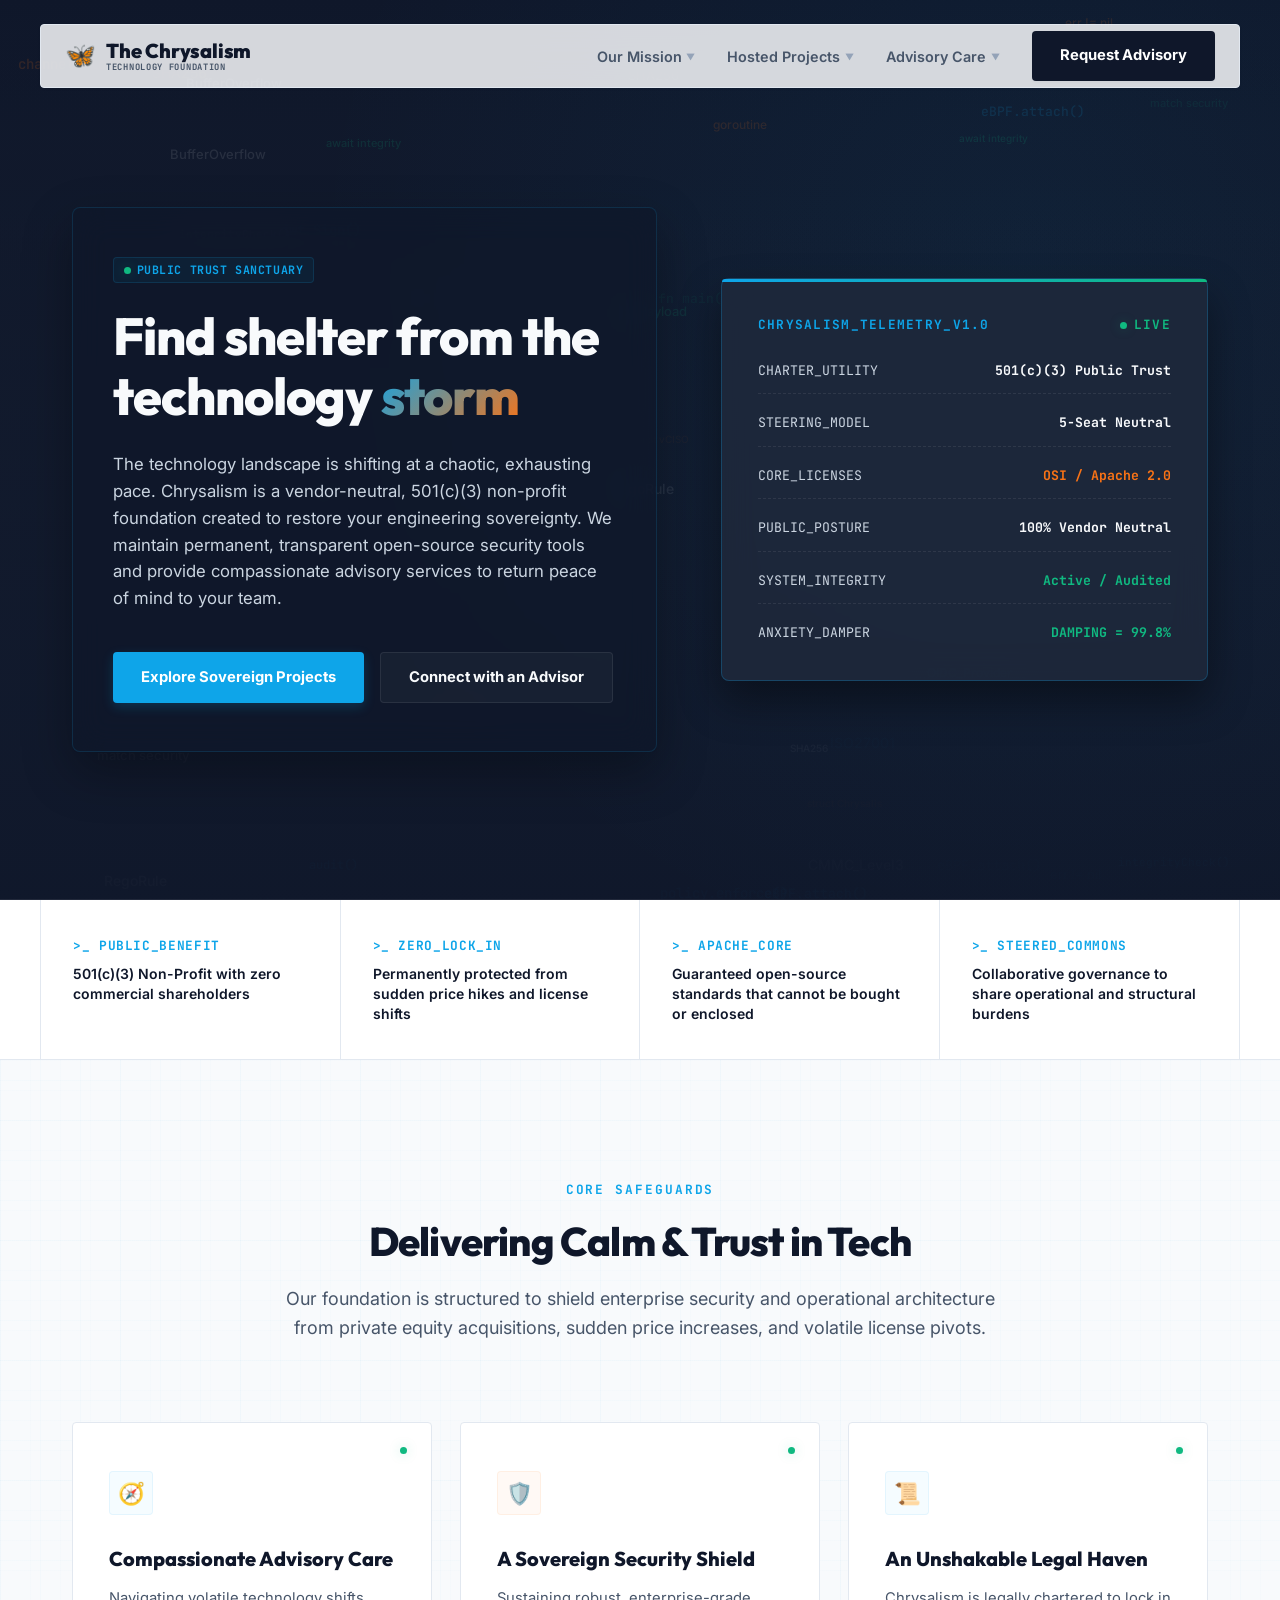
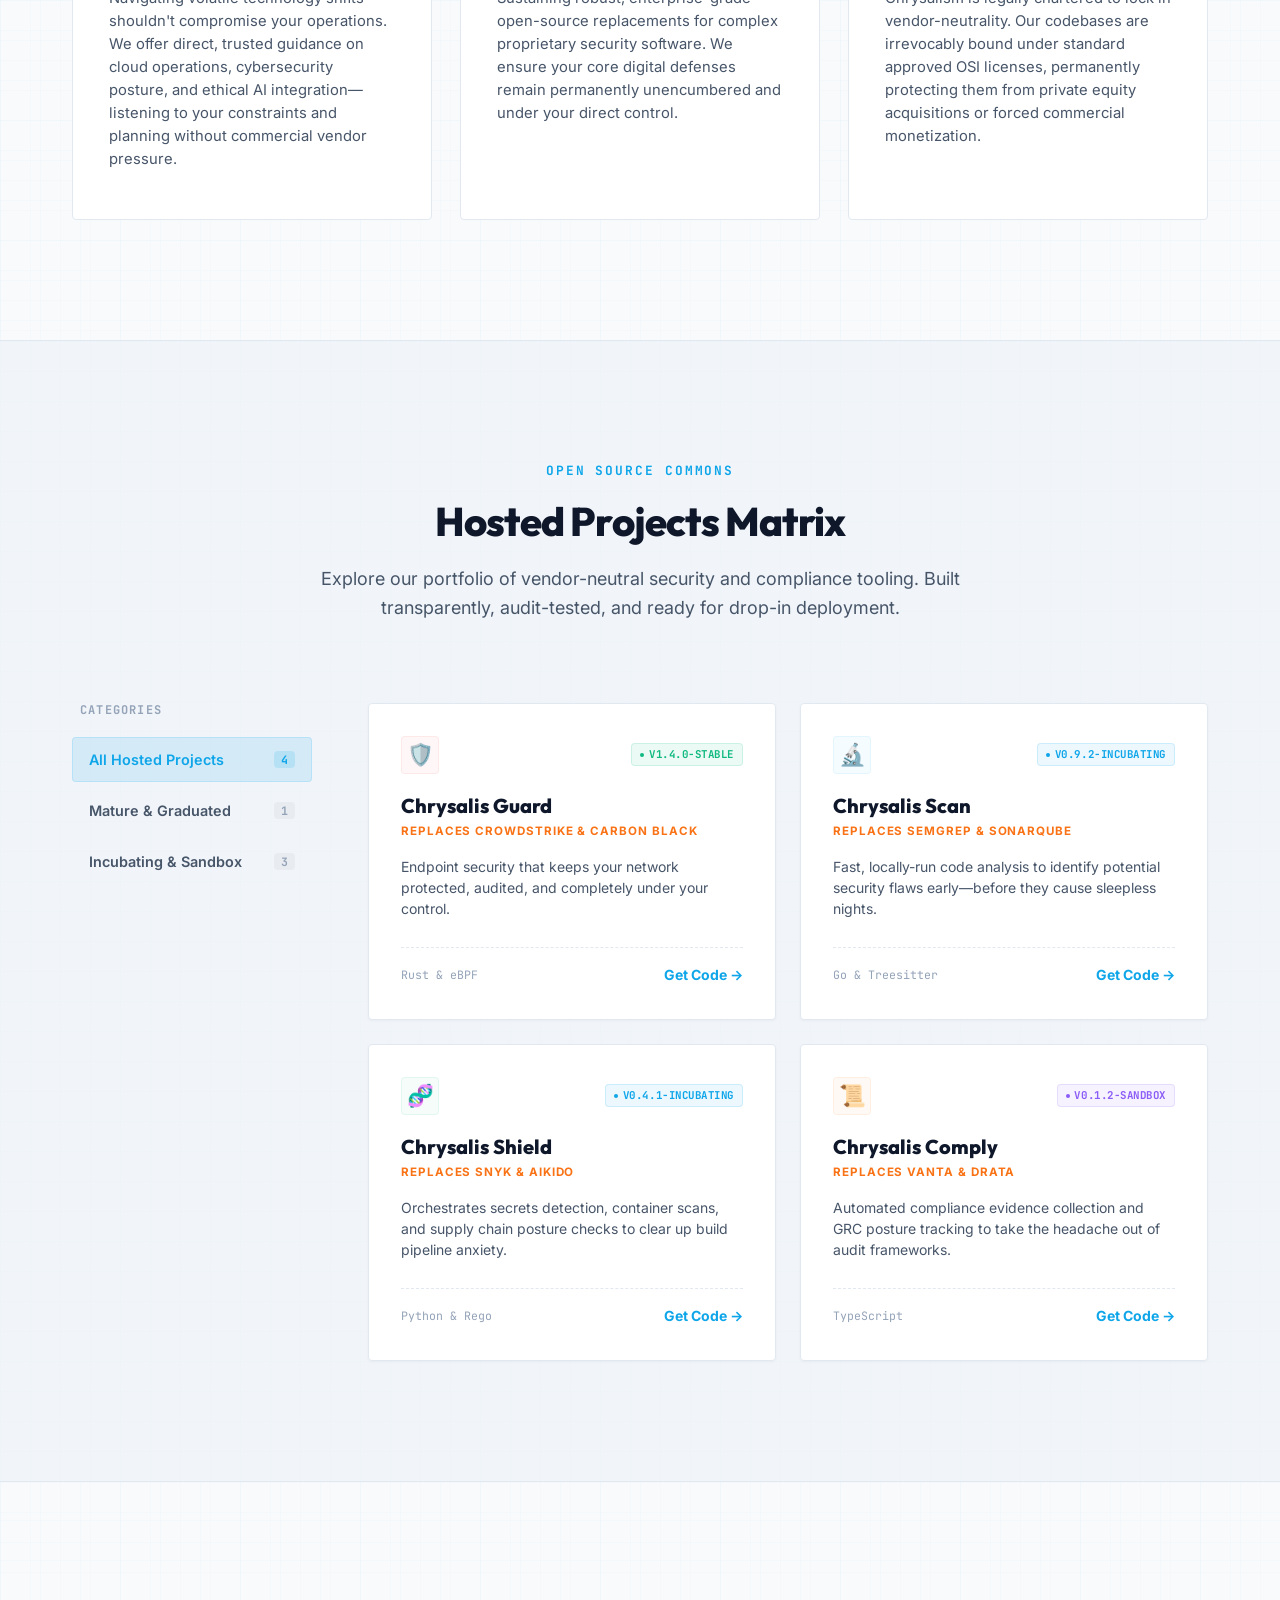
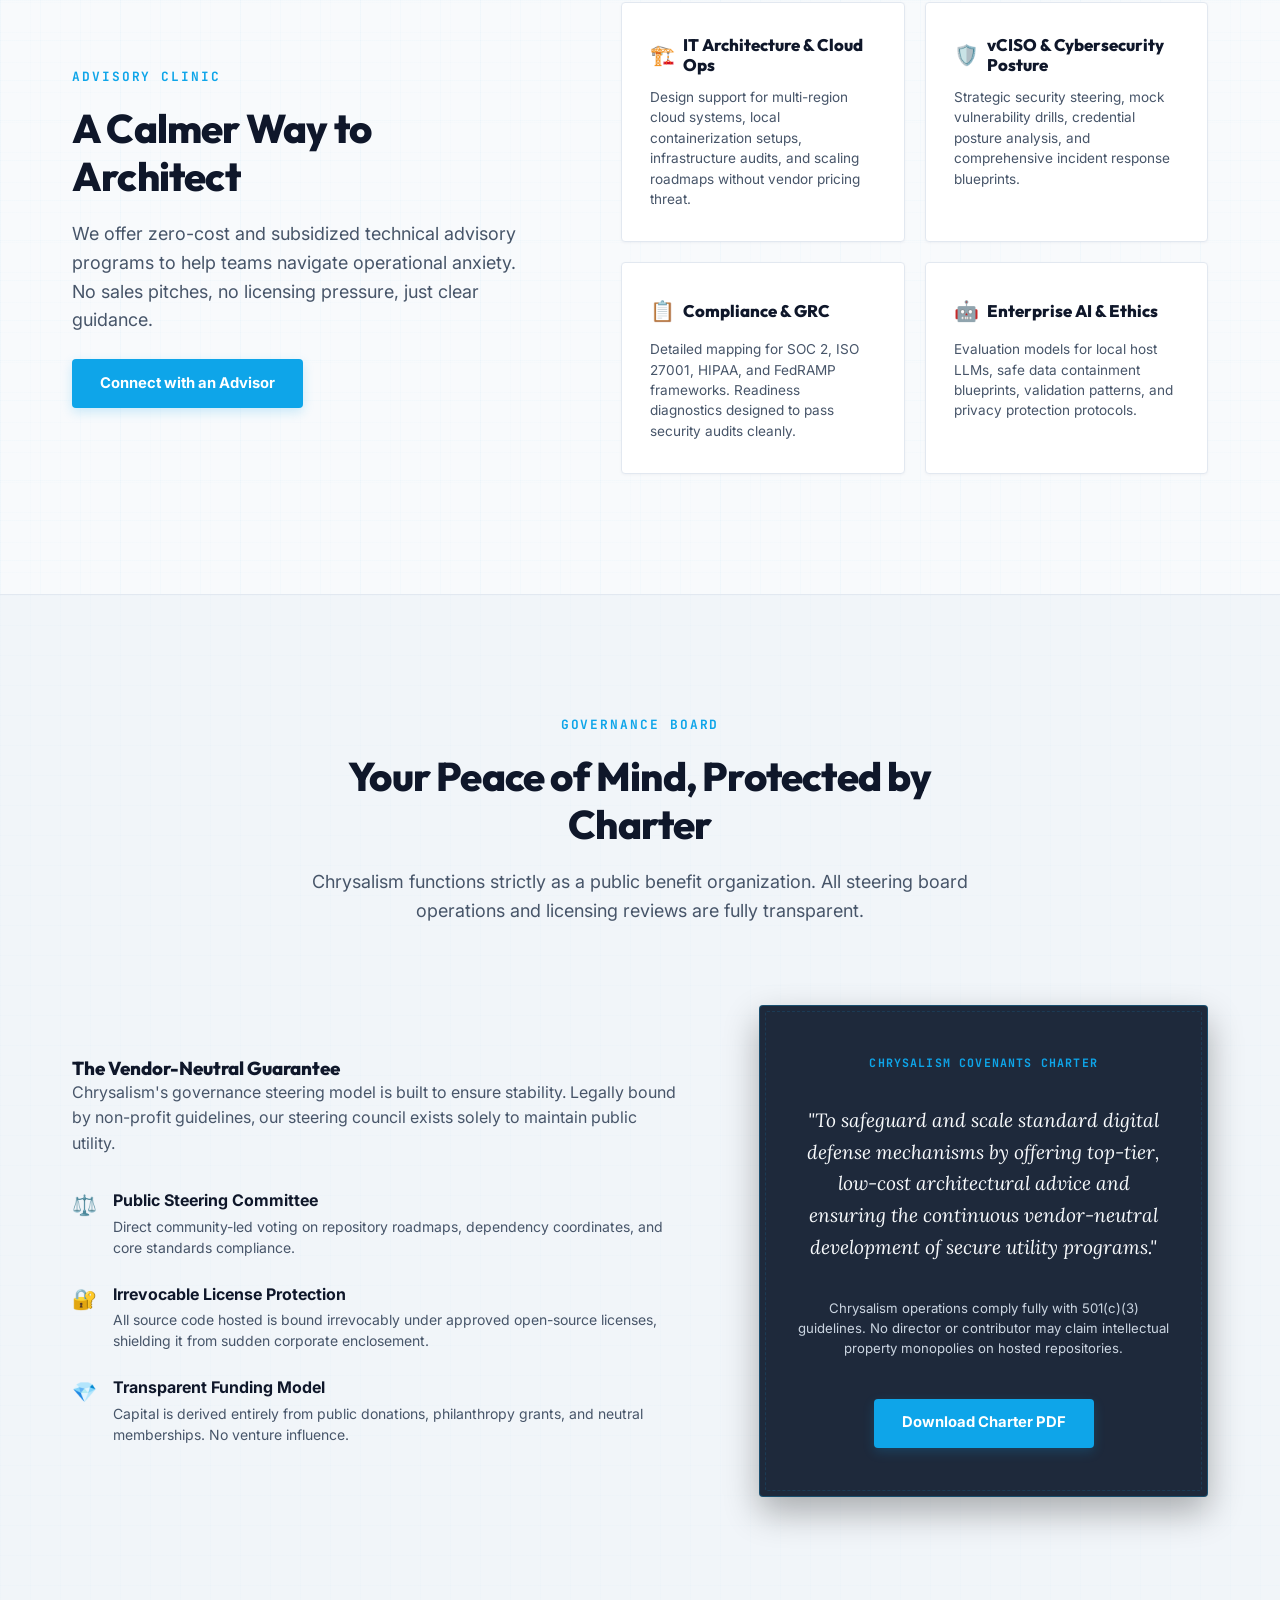
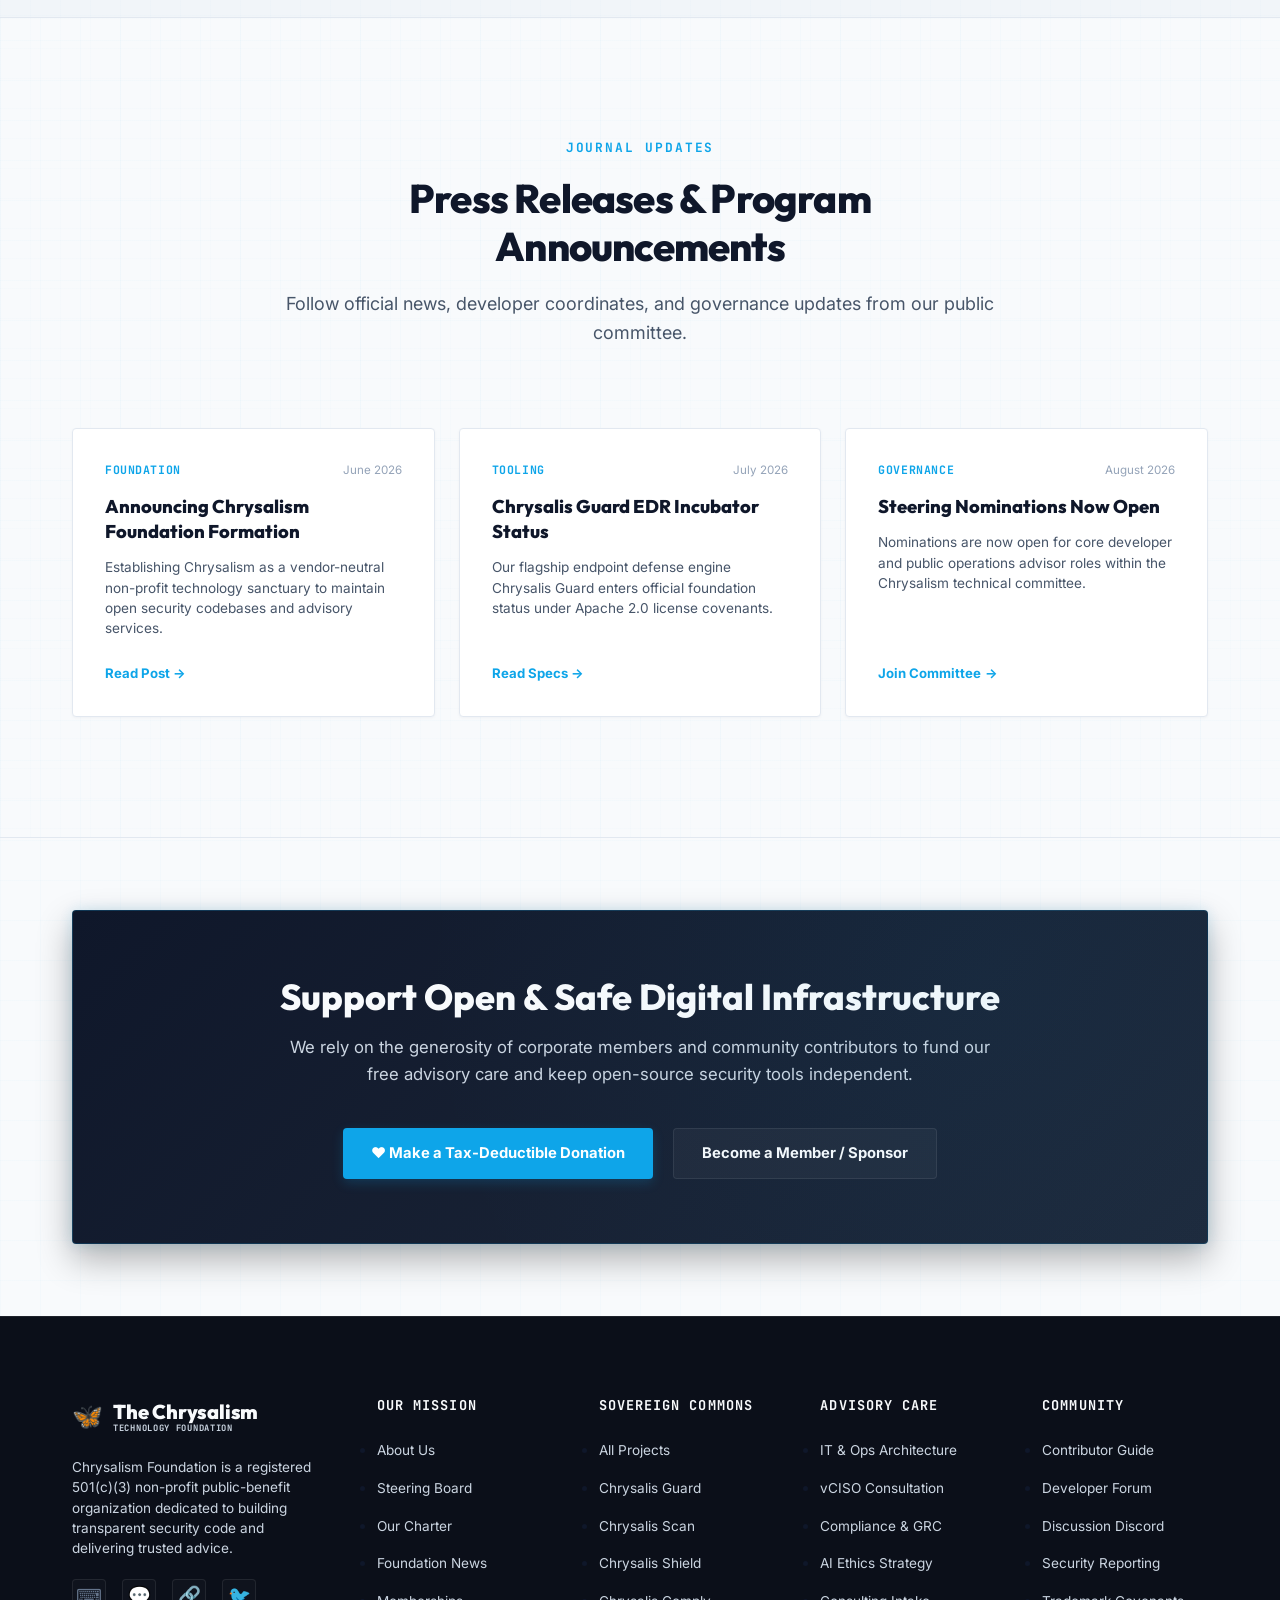
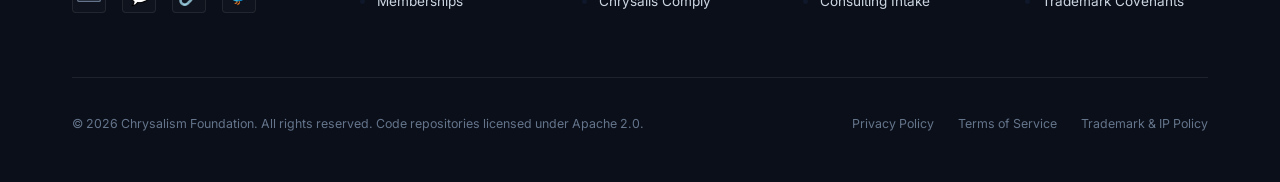
<file: index.html>
<!DOCTYPE html>
<html lang="en">
<head>
  <meta charset="UTF-8">
  <meta name="viewport" content="width=device-width, initial-scale=1.0">
  <meta http-equiv="X-UA-Compatible" content="IE=edge">

  <!-- SEO -->
  <title>Chrysalism Foundation — Sovereign Security &amp; Technical Blueprint Sanctuary</title>
  <meta name="description" content="Chrysalism is a registered 501(c)(3) non-profit public utility foundation providing expert technology advisory programs and sustaining permanent, open-source security codebases.">
  <meta name="keywords" content="cybersecurity, open source, non-profit, technology sanctuary, IT consulting, AI advisory, CrowdStrike alternative, Semgrep alternative, vCISO, compliance">
  <meta name="author" content="Chrysalism Foundation">
  <meta name="theme-color" content="#0f172a">

  <!-- Open Graph -->
  <meta property="og:title" content="Chrysalism Foundation — Sovereign Security &amp; Infrastructure Sanctuary">
  <meta property="og:description" content="Operational advisory care and permanent, open-source security shields.">
  <meta property="og:type" content="website">
  <meta property="og:url" content="https://chrysalism.org">

  <!-- Fonts -->
  <link rel="preconnect" href="https://fonts.googleapis.com">
  <link rel="preconnect" href="https://fonts.gstatic.com" crossorigin>
  <link href="https://fonts.googleapis.com/css2?family=Inter:wght@400;500;600;700&family=Outfit:wght@400;600;700;800&family=JetBrains+Mono:wght@400;700&family=Lora:ital,wght@1,400;1,600&display=swap" rel="stylesheet">

  <!-- Styles -->
  <link rel="stylesheet" href="css/style.css">
</head>
<body>

  <!-- ============ FLOATING NAVIGATION BAR ============ -->
  <nav class="main-nav" id="main-nav" role="navigation" aria-label="Main Navigation">
    <div class="nav-inner">
      <a href="#hero" class="nav-brand" id="nav-brand">
        <span class="brand-icon" aria-hidden="true">🦋</span>
        <div class="brand-logo-container">
          <span class="brand-main">The Chrysalism</span>
          <span class="brand-sub">Technology Foundation</span>
        </div>
      </a>

      <button class="nav-toggle" id="nav-toggle" aria-label="Toggle navigation menu" aria-expanded="false">
        <span></span>
        <span></span>
        <span></span>
      </button>

      <div class="nav-links" id="nav-links">
        <!-- Our Mission -->
        <div class="nav-item">
          <button class="nav-link" aria-haspopup="true" aria-expanded="false">
            Our Mission <span class="caret" aria-hidden="true">▼</span>
          </button>
          <div class="nav-dropdown" role="menu">
            <a href="#pillars" class="nav-dropdown-item" role="menuitem">
              <strong>Foundation Principles</strong>
              <span>Our commitment to shielding you from technical anxiety</span>
            </a>
            <a href="#governance" class="nav-dropdown-item" role="menuitem">
              <strong>Protected Stability</strong>
              <span>How our charter prevents private acquisition or forced licensing shifts</span>
            </a>
            <a href="#press" class="nav-dropdown-item" role="menuitem">
              <strong>Announcements</strong>
              <span>Program updates and new repository coordinates</span>
            </a>
          </div>
        </div>

        <!-- Hosted Projects -->
        <div class="nav-item">
          <button class="nav-link" aria-haspopup="true" aria-expanded="false">
            Hosted Projects <span class="caret" aria-hidden="true">▼</span>
          </button>
          <div class="nav-dropdown" role="menu">
            <a href="#landscape" class="nav-dropdown-item" role="menuitem">
              <strong>Sovereign Landscape</strong>
              <span>Permanent, unencumbered drop-in digital shields</span>
            </a>
            <a href="#landscape" class="nav-dropdown-item" role="menuitem">
              <strong>Host a Project</strong>
              <span>Shield your codebase under our perpetual public trust</span>
            </a>
          </div>
        </div>

        <!-- Advisory Care -->
        <div class="nav-item">
          <button class="nav-link" aria-haspopup="true" aria-expanded="false">
            Advisory Care <span class="caret" aria-hidden="true">▼</span>
          </button>
          <div class="nav-dropdown" role="menu">
            <a href="#services" class="nav-dropdown-item" role="menuitem">
              <strong>Program Portfolio</strong>
              <span>IT architecture, cybersecurity, and GRC pathways</span>
            </a>
            <a href="#services" class="nav-dropdown-item" role="menuitem">
              <strong>Advisory Consultation</strong>
              <span>Apply for zero-cost operational assistance program</span>
            </a>
          </div>
        </div>

        <a href="#services" class="btn nav-cta-btn" id="nav-cta-action">Request Advisory</a>
      </div>
    </div>
  </nav>

  <!-- ============ HERO SECTION ============ -->
  <section class="hero" id="hero">
    <canvas class="hero-canvas" id="hero-canvas" aria-hidden="true"></canvas>
    <div class="hero-overlay"></div>

    <div class="container hero-content-wrapper">
      <div class="hero-layout">
        <!-- Left Text Box -->
        <div class="hero-text-block">
          <div class="hero-shelter-flat" id="hero-shelter">
            <div class="hero-tagline" id="hero-tag">
              <span class="mono-tag">
                <span class="status-dot" aria-hidden="true"></span>
                Public Trust Sanctuary
              </span>
            </div>
            <h1 class="hero-title" id="hero-title">
              Find shelter from the technology <span class="highlight-gradient">storm</span>
            </h1>
            <p class="hero-subtitle" id="hero-subtitle">
              The technology landscape is shifting at a chaotic, exhausting pace. Chrysalism is a vendor-neutral, 501(c)(3) non-profit foundation created to restore your engineering sovereignty. We maintain permanent, transparent open-source security tools and provide compassionate advisory services to return peace of mind to your team.
            </p>
            <div class="hero-buttons" id="hero-buttons">
              <a href="#landscape" class="btn btn-primary" id="hero-btn-landscape">Explore Sovereign Projects</a>
              <a href="#services" class="btn btn-secondary" id="hero-btn-services">Connect with an Advisor</a>
            </div>
          </div>
        </div>

        <!-- Right Telemetry Panel -->
        <div class="hero-status-panel" id="hero-status-panel" role="region" aria-label="System Status Telemetry">
          <div class="status-panel-title">
            <span>chrysalism_telemetry_v1.0</span>
            <span class="status-val active-tag">
              <span class="status-dot" aria-hidden="true"></span>
              LIVE
            </span>
          </div>
          <div class="status-panel-grid">
            <div class="status-row">
              <span class="status-key">CHARTER_UTILITY</span>
              <span class="status-val">501(c)(3) Public Trust</span>
            </div>
            <div class="status-row">
              <span class="status-key">STEERING_MODEL</span>
              <span class="status-val">5-Seat Neutral</span>
            </div>
            <div class="status-row">
              <span class="status-key">CORE_LICENSES</span>
              <span class="status-val lock-tag">OSI / Apache 2.0</span>
            </div>
            <div class="status-row">
              <span class="status-key">PUBLIC_POSTURE</span>
              <span class="status-val">100% Vendor Neutral</span>
            </div>
            <div class="status-row">
              <span class="status-key">SYSTEM_INTEGRITY</span>
              <span class="status-val active-tag">Active / Audited</span>
            </div>
            <div class="status-row">
              <span class="status-key">ANXIETY_DAMPER</span>
              <span class="status-val active-tag">DAMPING = 99.8%</span>
            </div>
          </div>
        </div>
      </div>
    </div>
  </section>

  <!-- ============ TELEMETRY SHELF ============ -->
  <section class="metrics-section" id="metrics">
    <div class="metrics-row" id="metrics-row">
      <div class="metric-item">
        <div class="metric-num">&gt;_ public_benefit</div>
        <div class="metric-desc">501(c)(3) Non-Profit with zero commercial shareholders</div>
      </div>
      <div class="metric-item">
        <div class="metric-num">&gt;_ zero_lock_in</div>
        <div class="metric-desc">Permanently protected from sudden price hikes and license shifts</div>
      </div>
      <div class="metric-item">
        <div class="metric-num">&gt;_ apache_core</div>
        <div class="metric-desc">Guaranteed open-source standards that cannot be bought or enclosed</div>
      </div>
      <div class="metric-item">
        <div class="metric-num">&gt;_ steered_commons</div>
        <div class="metric-desc">Collaborative governance to share operational and structural burdens</div>
      </div>
    </div>
  </section>

  <!-- ============ PILLARS / MISSION ============ -->
  <section class="section" id="pillars">
    <div class="container">
      <div class="section-header">
        <span class="section-tag">Core Safeguards</span>
        <h2 class="section-title">Delivering Calm &amp; Trust in Tech</h2>
        <p class="section-description">
          Our foundation is structured to shield enterprise security and operational architecture from private equity acquisitions, sudden price increases, and volatile license pivots.
        </p>
      </div>

      <div class="pillars-grid" id="pillars-grid">
        <!-- Pillar 1 -->
        <div class="pillar-card pillar-sage" id="pillar-card-advisory">
          <span class="status-dot" aria-hidden="true"></span>
          <div class="pillar-icon" aria-hidden="true">🧭</div>
          <h3>Compassionate Advisory Care</h3>
          <p>Navigating volatile technology shifts shouldn't compromise your operations. We offer direct, trusted guidance on cloud operations, cybersecurity posture, and ethical AI integration—listening to your constraints and planning without commercial vendor pressure.</p>
        </div>

        <!-- Pillar 2 -->
        <div class="pillar-card pillar-champagne" id="pillar-card-landscape">
          <span class="status-dot" aria-hidden="true"></span>
          <div class="pillar-icon" aria-hidden="true">🛡️</div>
          <h3>A Sovereign Security Shield</h3>
          <p>Sustaining robust, enterprise-grade open-source replacements for complex proprietary security software. We ensure your core digital defenses remain permanently unencumbered and under your direct control.</p>
        </div>

        <!-- Pillar 3 -->
        <div class="pillar-card pillar-slate" id="pillar-card-charter">
          <span class="status-dot" aria-hidden="true"></span>
          <div class="pillar-icon" aria-hidden="true">📜</div>
          <h3>An Unshakable Legal Haven</h3>
          <p>Chrysalism is legally chartered to lock in vendor-neutrality. Our codebases are irrevocably bound under standard approved OSI licenses, permanently protecting them from private equity acquisitions or forced commercial monetization.</p>
        </div>
      </div>
    </div>
  </section>

  <!-- ============ PROJECTS LANDSCAPE DASHBOARD ============ -->
  <section class="section alt-bg" id="landscape">
    <div class="container">
      <div class="section-header">
        <span class="section-tag">Open Source Commons</span>
        <h2 class="section-title">Hosted Projects Matrix</h2>
        <p class="section-description">
          Explore our portfolio of vendor-neutral security and compliance tooling. Built transparently, audit-tested, and ready for drop-in deployment.
        </p>
      </div>

      <div class="landscape-layout">
        <!-- Left Sidebar Filter -->
        <aside class="landscape-sidebar" aria-label="Projects Filter">
          <h3 class="landscape-sidebar-title">Categories</h3>
          <div class="filter-group" id="filter-group">
            <button class="filter-btn active" id="filter-all" data-filter="all">
              <span>All Hosted Projects</span>
              <span class="filter-count" id="count-all">4</span>
            </button>
            <button class="filter-btn" id="filter-graduated" data-filter="graduated">
              <span>Mature &amp; Graduated</span>
              <span class="filter-count" id="count-graduated">1</span>
            </button>
            <button class="filter-btn" id="filter-incubating" data-filter="incubating">
              <span>Incubating &amp; Sandbox</span>
              <span class="filter-count" id="count-incubating">3</span>
            </button>
          </div>
        </aside>

        <!-- Right Grid of Cards -->
        <main class="projects-grid" id="projects-grid" aria-label="Hosted Projects Grid">
          <!-- Card 1 -->
          <article class="project-card guard" data-stage="graduated">
            <div class="project-card-header">
              <div class="project-card-icon" aria-hidden="true">🛡️</div>
              <span class="project-stage-badge graduated">v1.4.0-stable</span>
            </div>
            <h3 class="project-card-name">Chrysalis Guard</h3>
            <div class="project-replace-tag">Replaces CrowdStrike &amp; Carbon Black</div>
            <p class="project-card-desc">Endpoint security that keeps your network protected, audited, and completely under your control.</p>
            <div class="project-card-footer">
              <span class="project-tech-pill">Rust &amp; eBPF</span>
              <a href="#" class="project-repo-link" id="guard-repo-link">Get Code <span>→</span></a>
            </div>
          </article>

          <!-- Card 2 -->
          <article class="project-card scan" data-stage="incubating">
            <div class="project-card-header">
              <div class="project-card-icon" aria-hidden="true">🔬</div>
              <span class="project-stage-badge incubating">v0.9.2-incubating</span>
            </div>
            <h3 class="project-card-name">Chrysalis Scan</h3>
            <div class="project-replace-tag">Replaces Semgrep &amp; SonarQube</div>
            <p class="project-card-desc">Fast, locally-run code analysis to identify potential security flaws early—before they cause sleepless nights.</p>
            <div class="project-card-footer">
              <span class="project-tech-pill">Go &amp; Treesitter</span>
              <a href="#" class="project-repo-link" id="scan-repo-link">Get Code <span>→</span></a>
            </div>
          </article>

          <!-- Card 3 -->
          <article class="project-card shield" data-stage="incubating">
            <div class="project-card-header">
              <div class="project-card-icon" aria-hidden="true">🧬</div>
              <span class="project-stage-badge incubating">v0.4.1-incubating</span>
            </div>
            <h3 class="project-card-name">Chrysalis Shield</h3>
            <div class="project-replace-tag">Replaces Snyk &amp; Aikido</div>
            <p class="project-card-desc">Orchestrates secrets detection, container scans, and supply chain posture checks to clear up build pipeline anxiety.</p>
            <div class="project-card-footer">
              <span class="project-tech-pill">Python &amp; Rego</span>
              <a href="#" class="project-repo-link" id="shield-repo-link">Get Code <span>→</span></a>
            </div>
          </article>

          <!-- Card 4 -->
          <article class="project-card comply" data-stage="sandbox">
            <div class="project-card-header">
              <div class="project-card-icon" aria-hidden="true">📜</div>
              <span class="project-stage-badge sandbox">v0.1.2-sandbox</span>
            </div>
            <h3 class="project-card-name">Chrysalis Comply</h3>
            <div class="project-replace-tag">Replaces Vanta &amp; Drata</div>
            <p class="project-card-desc">Automated compliance evidence collection and GRC posture tracking to take the headache out of audit frameworks.</p>
            <div class="project-card-footer">
              <span class="project-tech-pill">TypeScript</span>
              <a href="#" class="project-repo-link" id="comply-repo-link">Get Code <span>→</span></a>
            </div>
          </article>
        </main>
      </div>
    </div>
  </section>

  <!-- ============ SERVICES CATALOG ============ -->
  <section class="section" id="services">
    <div class="container">
      <div class="advisory-layout">
        <div class="advisory-text-block">
          <span class="section-tag">Advisory clinic</span>
          <h2 class="section-title">A Calmer Way to Architect</h2>
          <p class="section-description">
            We offer zero-cost and subsidized technical advisory programs to help teams navigate operational anxiety. No sales pitches, no licensing pressure, just clear guidance.
          </p>
          <a href="#" class="btn btn-primary" id="advisory-btn-intake">Connect with an Advisor</a>
        </div>

        <div class="advisory-catalog" id="advisory-catalog">
          <!-- Card 1 -->
          <div class="advisory-card" id="service-card-ops">
            <div class="advisory-card-header">
              <span class="advisory-card-icon" aria-hidden="true">🏗️</span>
              <h3>IT Architecture &amp; Cloud Ops</h3>
            </div>
            <p>Design support for multi-region cloud systems, local containerization setups, infrastructure audits, and scaling roadmaps without vendor pricing threat.</p>
          </div>

          <!-- Card 2 -->
          <div class="advisory-card" id="service-card-ciso">
            <div class="advisory-card-header">
              <span class="advisory-card-icon" aria-hidden="true">🛡️</span>
              <h3>vCISO &amp; Cybersecurity Posture</h3>
            </div>
            <p>Strategic security steering, mock vulnerability drills, credential posture analysis, and comprehensive incident response blueprints.</p>
          </div>

          <!-- Card 3 -->
          <div class="advisory-card" id="service-card-grc">
            <div class="advisory-card-header">
              <span class="advisory-card-icon" aria-hidden="true">📋</span>
              <h3>Compliance &amp; GRC</h3>
            </div>
            <p>Detailed mapping for SOC 2, ISO 27001, HIPAA, and FedRAMP frameworks. Readiness diagnostics designed to pass security audits cleanly.</p>
          </div>

          <!-- Card 4 -->
          <div class="advisory-card" id="service-card-ai">
            <div class="advisory-card-header">
              <span class="advisory-card-icon" aria-hidden="true">🤖</span>
              <h3>Enterprise AI &amp; Ethics</h3>
            </div>
            <p>Evaluation models for local host LLMs, safe data containment blueprints, validation patterns, and privacy protection protocols.</p>
          </div>
        </div>
      </div>
    </div>
  </section>

  <!-- ============ GOVERNANCE & CHARTER ============ -->
  <section class="section alt-bg" id="governance">
    <div class="container">
      <div class="section-header">
        <span class="section-tag">Governance Board</span>
        <h2 class="section-title">Your Peace of Mind, Protected by Charter</h2>
        <p class="section-description">
          Chrysalism functions strictly as a public benefit organization. All steering board operations and licensing reviews are fully transparent.
        </p>
      </div>

      <div class="governance-layout">
        <div class="governance-text">
          <h3>The Vendor-Neutral Guarantee</h3>
          <p>
            Chrysalism's governance steering model is built to ensure stability. Legally bound by non-profit guidelines, our steering council exists solely to maintain public utility.
          </p>
          
          <div class="governance-bullets">
            <div class="gov-bullet">
              <span class="gov-bullet-icon" aria-hidden="true">⚖️</span>
              <div class="gov-bullet-text">
                <strong>Public Steering Committee</strong>
                <p>Direct community-led voting on repository roadmaps, dependency coordinates, and core standards compliance.</p>
              </div>
            </div>
            <div class="gov-bullet">
              <span class="gov-bullet-icon" aria-hidden="true">🔐</span>
              <div class="gov-bullet-text">
                <strong>Irrevocable License Protection</strong>
                <p>All source code hosted is bound irrevocably under approved open-source licenses, shielding it from sudden corporate enclosement.</p>
              </div>
            </div>
            <div class="gov-bullet">
              <span class="gov-bullet-icon" aria-hidden="true">💎</span>
              <div class="gov-bullet-text">
                <strong>Transparent Funding Model</strong>
                <p>Capital is derived entirely from public donations, philanthropy grants, and neutral memberships. No venture influence.</p>
              </div>
            </div>
          </div>
        </div>

        <!-- Framed Charter Shield Certificate -->
        <div class="charter-certificate" id="charter-certificate">
          <div class="charter-certificate-title">Chrysalism Covenants Charter</div>
          <p class="charter-quote">
            "To safeguard and scale standard digital defense mechanisms by offering top-tier, low-cost architectural advice and ensuring the continuous vendor-neutral development of secure utility programs."
          </p>
          <p class="charter-covenant">
            Chrysalism operations comply fully with 501(c)(3) guidelines. No director or contributor may claim intellectual property monopolies on hosted repositories.
          </p>
          <a href="#" class="btn btn-primary" id="charter-download">Download Charter PDF</a>
        </div>
      </div>
    </div>
  </section>

  <!-- ============ PRESS ROOM / NEWS ============ -->
  <section class="section" id="press">
    <div class="container">
      <div class="section-header">
        <span class="section-tag">Journal updates</span>
        <h2 class="section-title">Press Releases &amp; Program Announcements</h2>
        <p class="section-description">
          Follow official news, developer coordinates, and governance updates from our public committee.
        </p>
      </div>

      <div class="press-grid" id="press-grid">
        <!-- Card 1 -->
        <div class="press-card" id="press-card-launch">
          <div class="press-meta">
            <span class="press-tag">Foundation</span>
            <span class="press-date">June 2026</span>
          </div>
          <h3><a href="#" id="press-title-1">Announcing Chrysalism Foundation Formation</a></h3>
          <p>Establishing Chrysalism as a vendor-neutral non-profit technology sanctuary to maintain open security codebases and advisory services.</p>
          <a href="#" class="press-link" id="press-read-1">Read Post <span>→</span></a>
        </div>

        <!-- Card 2 -->
        <div class="press-card" id="press-card-edr">
          <div class="press-meta">
            <span class="press-tag">Tooling</span>
            <span class="press-date">July 2026</span>
          </div>
          <h3><a href="#" id="press-title-2">Chrysalis Guard EDR Incubator Status</a></h3>
          <p>Our flagship endpoint defense engine Chrysalis Guard enters official foundation status under Apache 2.0 license covenants.</p>
          <a href="#" class="press-link" id="press-read-2">Read Specs <span>→</span></a>
        </div>

        <!-- Card 3 -->
        <div class="press-card" id="press-card-volunteers">
          <div class="press-meta">
            <span class="press-tag">Governance</span>
            <span class="press-date">August 2026</span>
          </div>
          <h3><a href="#" id="press-title-3">Steering Nominations Now Open</a></h3>
          <p>Nominations are now open for core developer and public operations advisor roles within the Chrysalism technical committee.</p>
          <a href="#" class="press-link" id="press-read-3">Join Committee <span>→</span></a>
        </div>
      </div>
    </div>
  </section>

  <!-- ============ SUPPORT / DONATION BAR ============ -->
  <section class="support-section" id="support">
    <div class="container">
      <div class="support-banner">
        <h2>Support Open &amp; Safe Digital Infrastructure</h2>
        <p>
          We rely on the generosity of corporate members and community contributors to fund our free advisory care and keep open-source security tools independent.
        </p>
        <div class="support-actions">
          <a href="#" class="btn btn-white" id="support-btn-donate">❤️ Make a Tax-Deductible Donation</a>
          <a href="#" class="btn btn-secondary" id="support-btn-sponsor">Become a Member / Sponsor</a>
        </div>
      </div>
    </div>
  </section>

  <!-- ============ DIRECTORY FOOTER ============ -->
  <footer class="main-footer" id="main-footer" role="contentinfo">
    <div class="container">
      <div class="footer-grid" id="footer-grid">
        <!-- Brand Column -->
        <div class="footer-brand">
          <a href="#hero" class="nav-brand">
            <span class="brand-icon" aria-hidden="true">🦋</span>
            <div class="brand-logo-container">
              <span class="brand-main">The Chrysalism</span>
              <span class="brand-sub">Technology Foundation</span>
            </div>
          </a>
          <p>
            Chrysalism Foundation is a registered 501(c)(3) non-profit public-benefit organization dedicated to building transparent security code and delivering trusted advice.
          </p>
          <div class="footer-social-icons" id="footer-socials">
            <a href="#" class="footer-social-link" aria-label="GitHub" title="GitHub">⌨</a>
            <a href="#" class="footer-social-link" aria-label="Discord" title="Discord">💬</a>
            <a href="#" class="footer-social-link" aria-label="LinkedIn" title="LinkedIn">🔗</a>
            <a href="#" class="footer-social-link" aria-label="Twitter" title="Twitter">🐦</a>
          </div>
        </div>

        <!-- Directory Column 1 -->
        <div class="footer-col">
          <h4>Our Mission</h4>
          <ul>
            <li><a href="#pillars">About Us</a></li>
            <li><a href="#governance">Steering Board</a></li>
            <li><a href="#governance">Our Charter</a></li>
            <li><a href="#press">Foundation News</a></li>
            <li><a href="#support">Memberships</a></li>
          </ul>
        </div>

        <!-- Directory Column 2 -->
        <div class="footer-col">
          <h4>Sovereign Commons</h4>
          <ul>
            <li><a href="#landscape">All Projects</a></li>
            <li><a href="#landscape">Chrysalis Guard</a></li>
            <li><a href="#landscape">Chrysalis Scan</a></li>
            <li><a href="#landscape">Chrysalis Shield</a></li>
            <li><a href="#landscape">Chrysalis Comply</a></li>
          </ul>
        </div>

        <!-- Directory Column 3 -->
        <div class="footer-col">
          <h4>Advisory Care</h4>
          <ul>
            <li><a href="#services">IT &amp; Ops Architecture</a></li>
            <li><a href="#services">vCISO Consultation</a></li>
            <li><a href="#services">Compliance &amp; GRC</a></li>
            <li><a href="#services">AI Ethics Strategy</a></li>
            <li><a href="#services">Consulting Intake</a></li>
          </ul>
        </div>

        <!-- Directory Column 4 -->
        <div class="footer-col">
          <h4>Community</h4>
          <ul>
            <li><a href="#">Contributor Guide</a></li>
            <li><a href="#">Developer Forum</a></li>
            <li><a href="#">Discussion Discord</a></li>
            <li><a href="#">Security Reporting</a></li>
            <li><a href="#">Trademark Covenants</a></li>
          </ul>
        </div>
      </div>

      <div class="footer-bottom" id="footer-bottom">
        <p>&copy; 2026 Chrysalism Foundation. All rights reserved. Code repositories licensed under Apache 2.0.</p>
        <div class="footer-legal-links">
          <a href="#">Privacy Policy</a>
          <a href="#">Terms of Service</a>
          <a href="#">Trademark &amp; IP Policy</a>
        </div>
      </div>
    </div>
  </footer>

  <!-- Scripts -->
  <script src="js/main.js"></script>
</body>
</html>
</file>
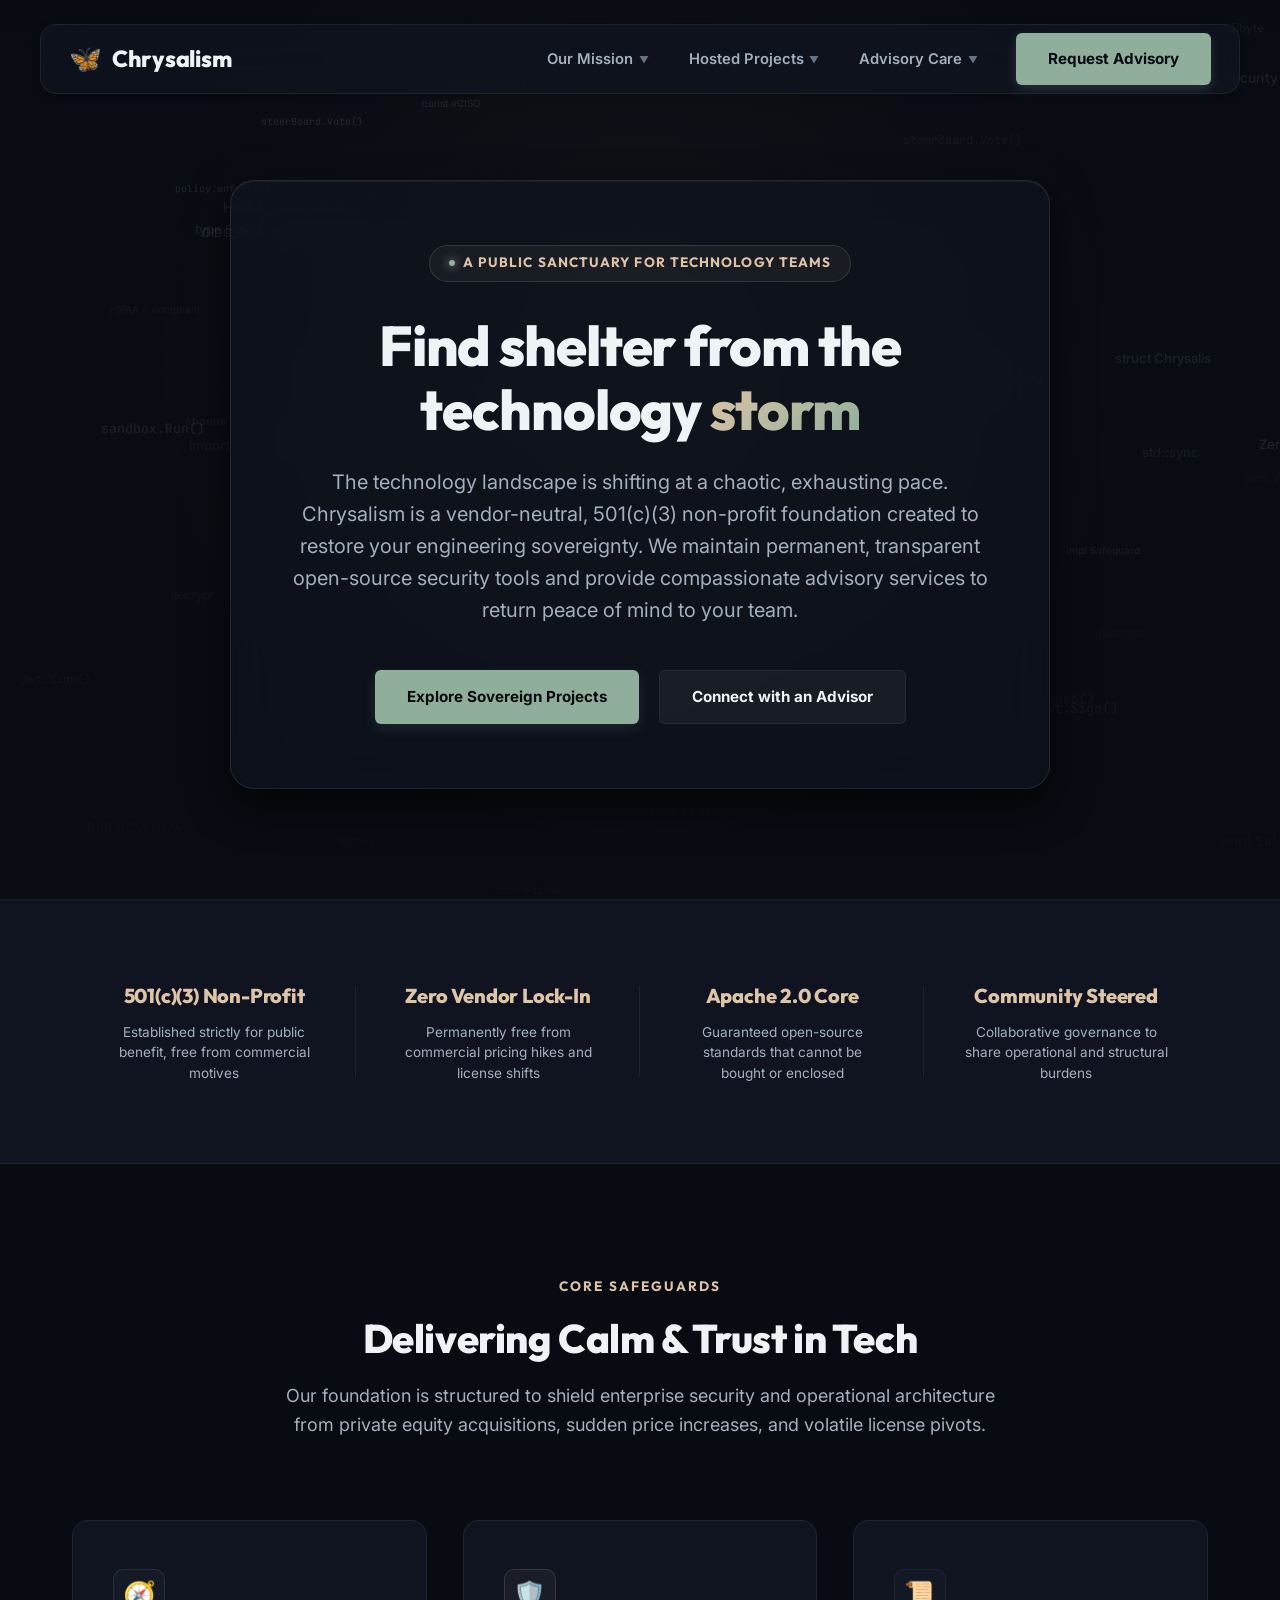
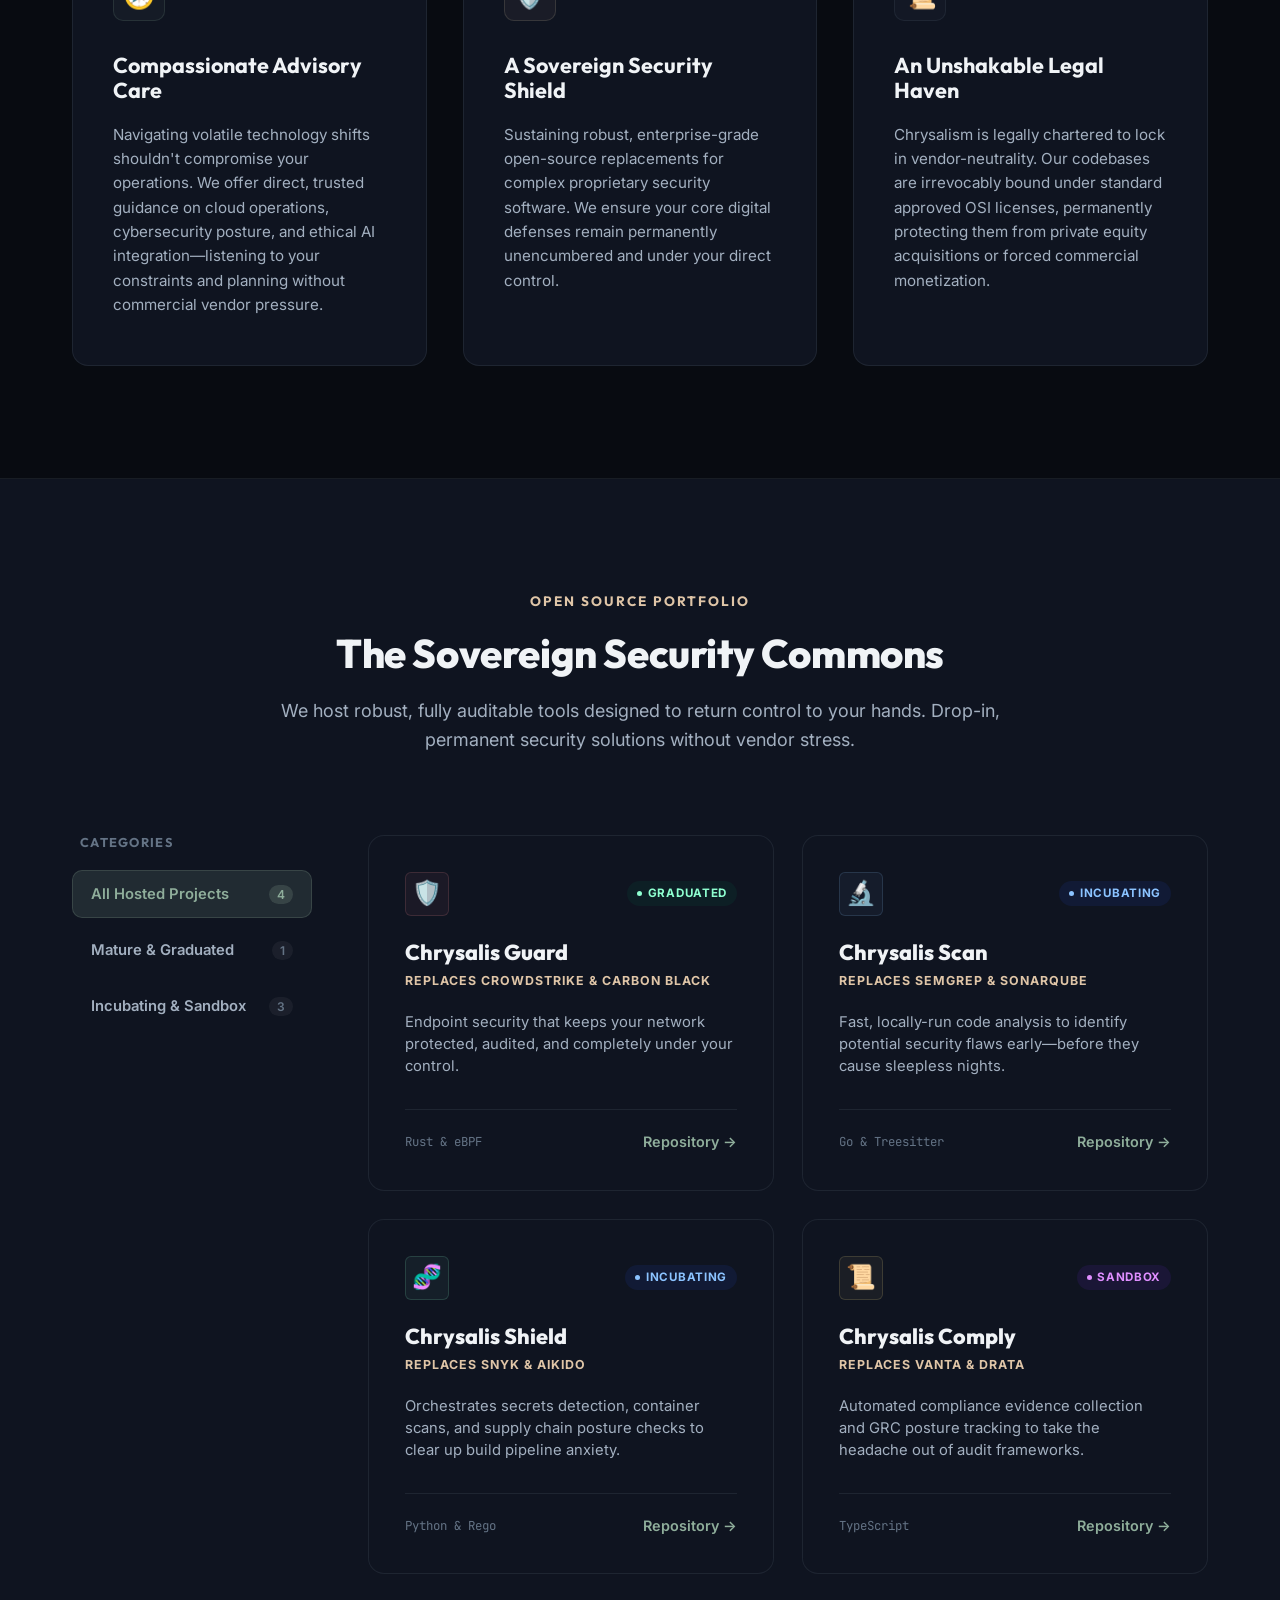
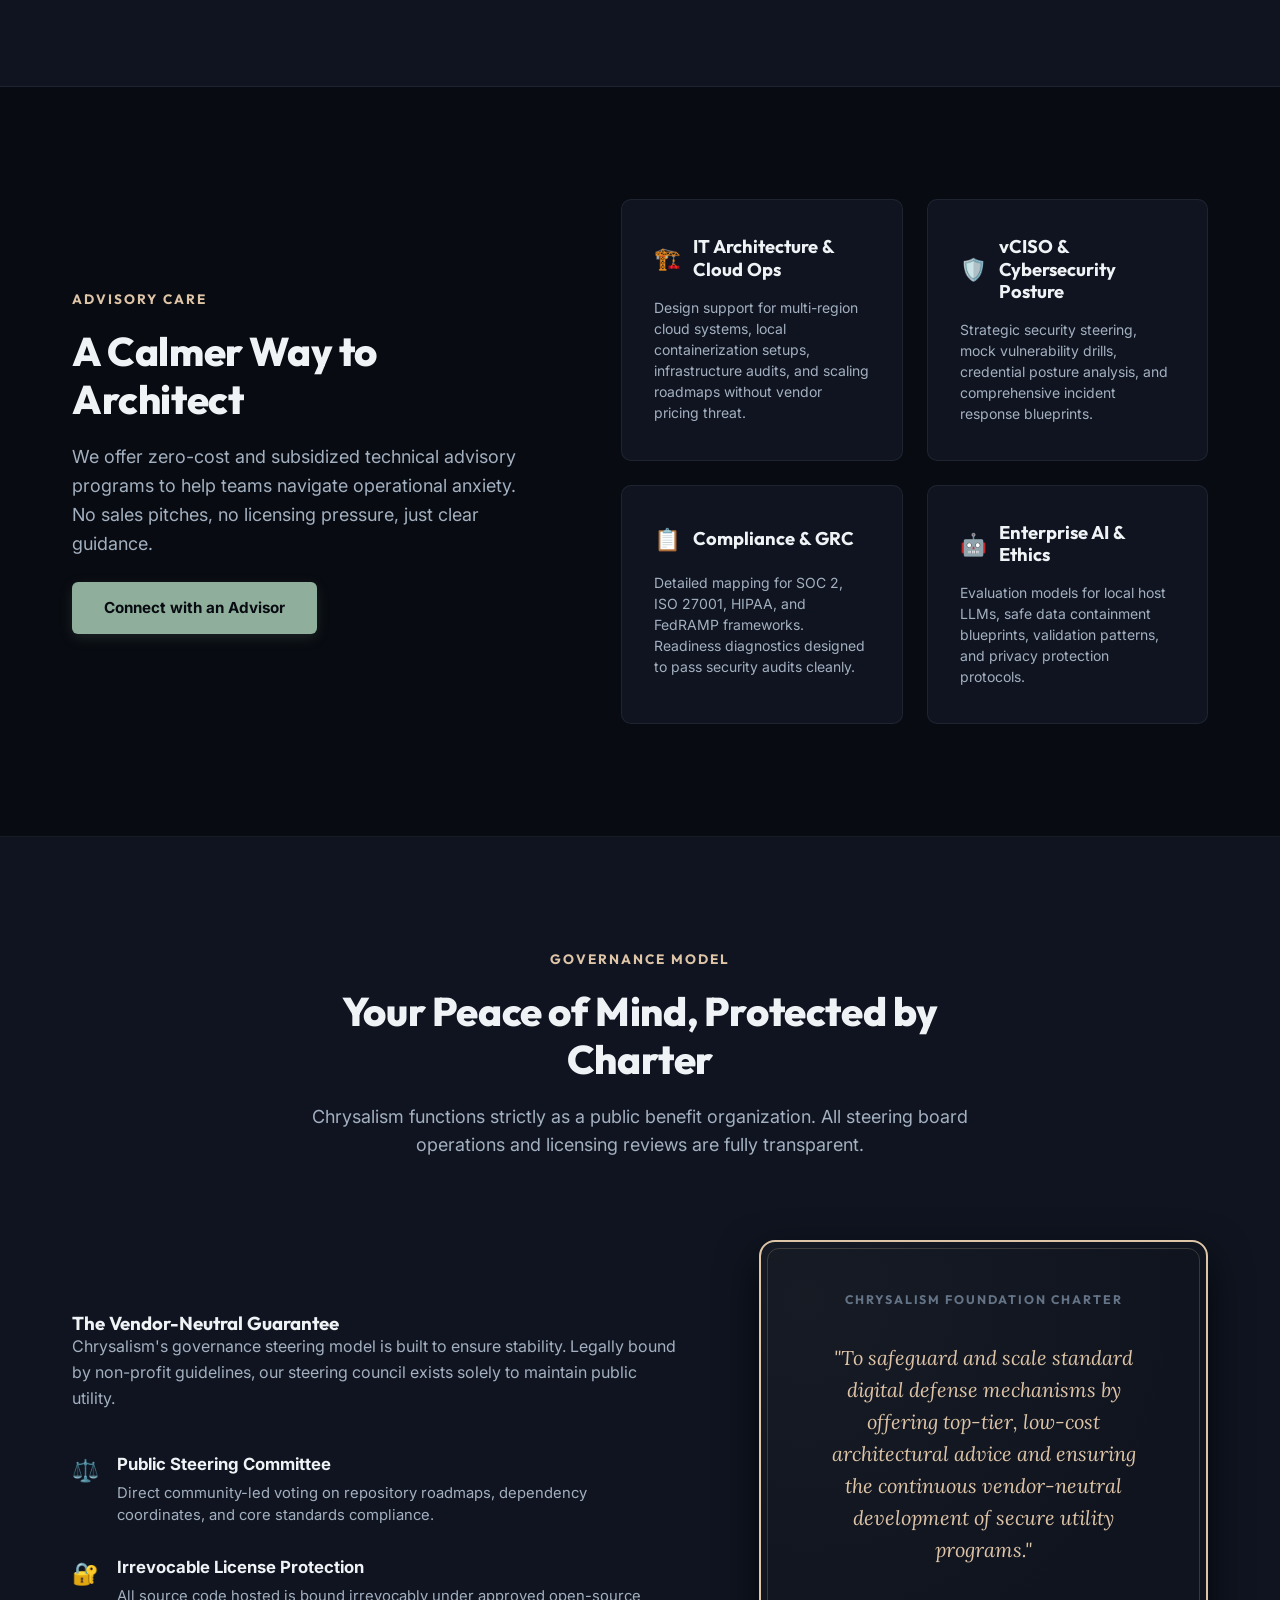
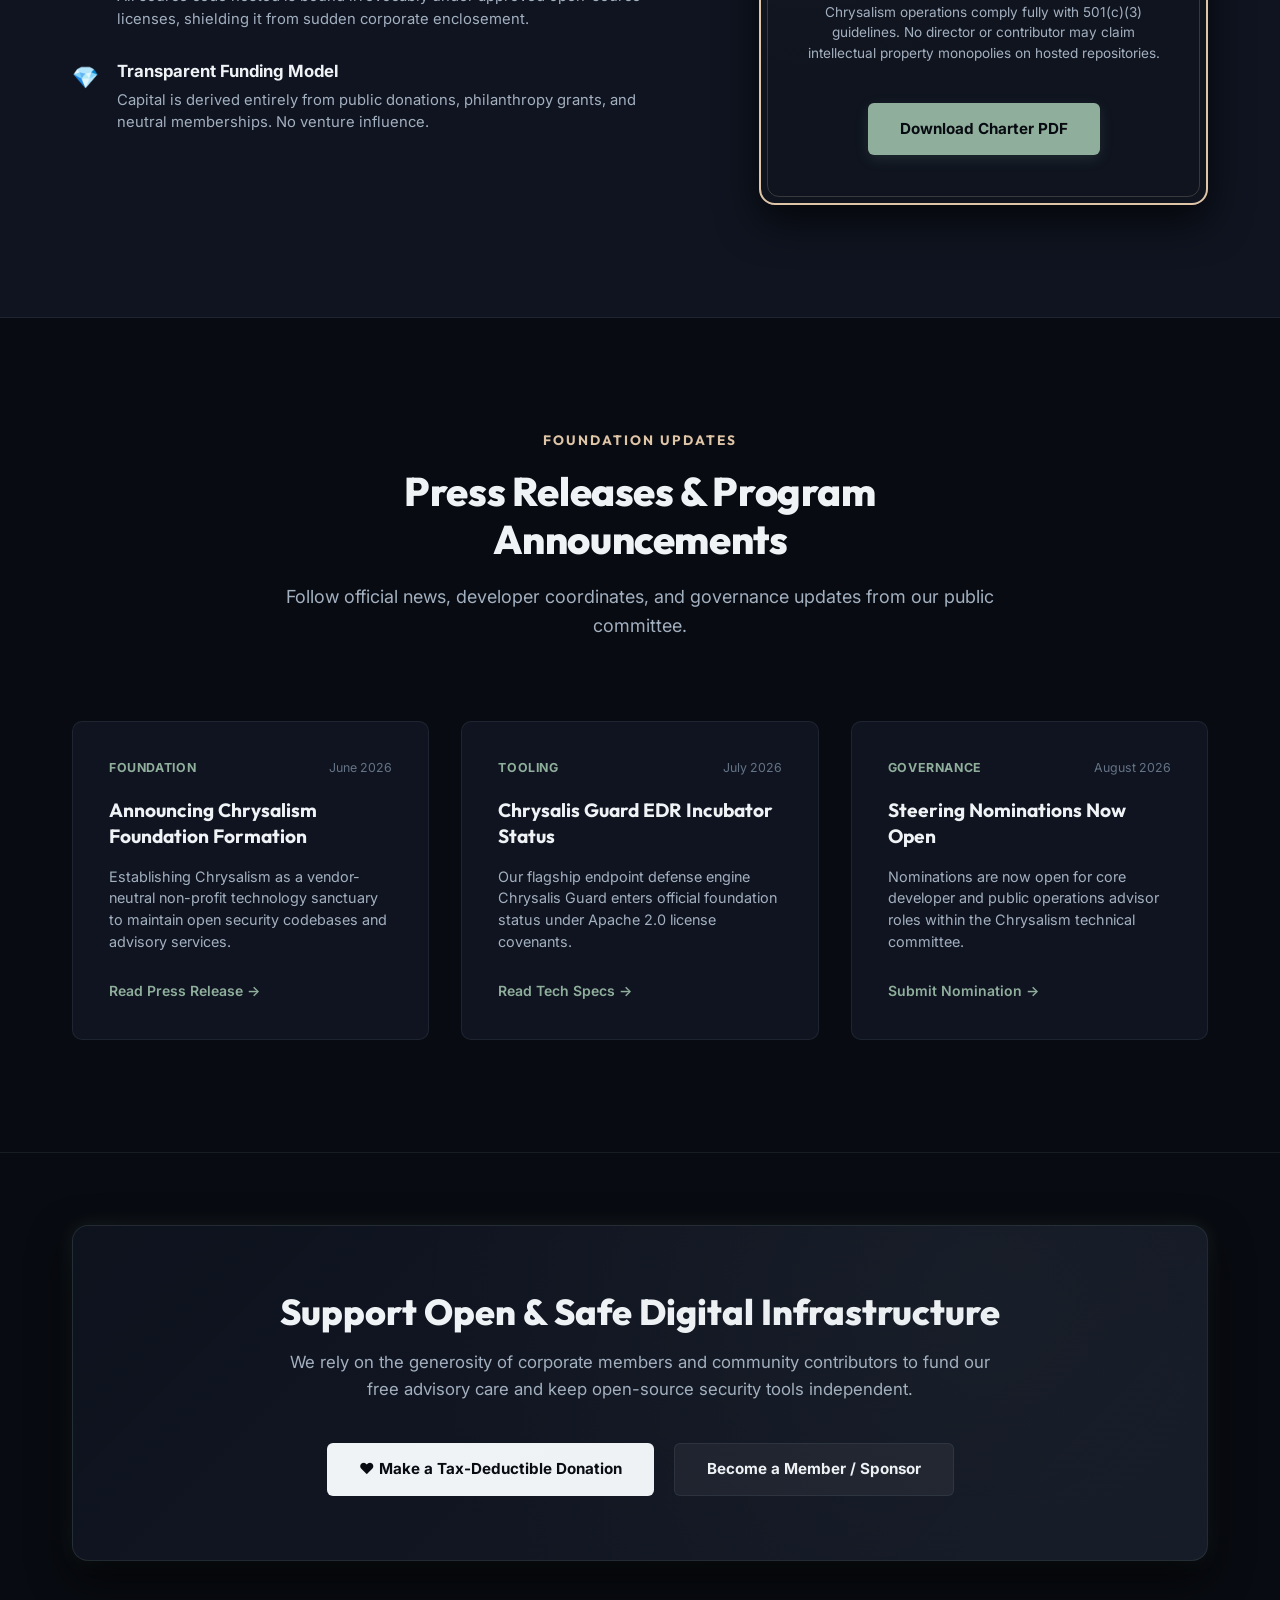
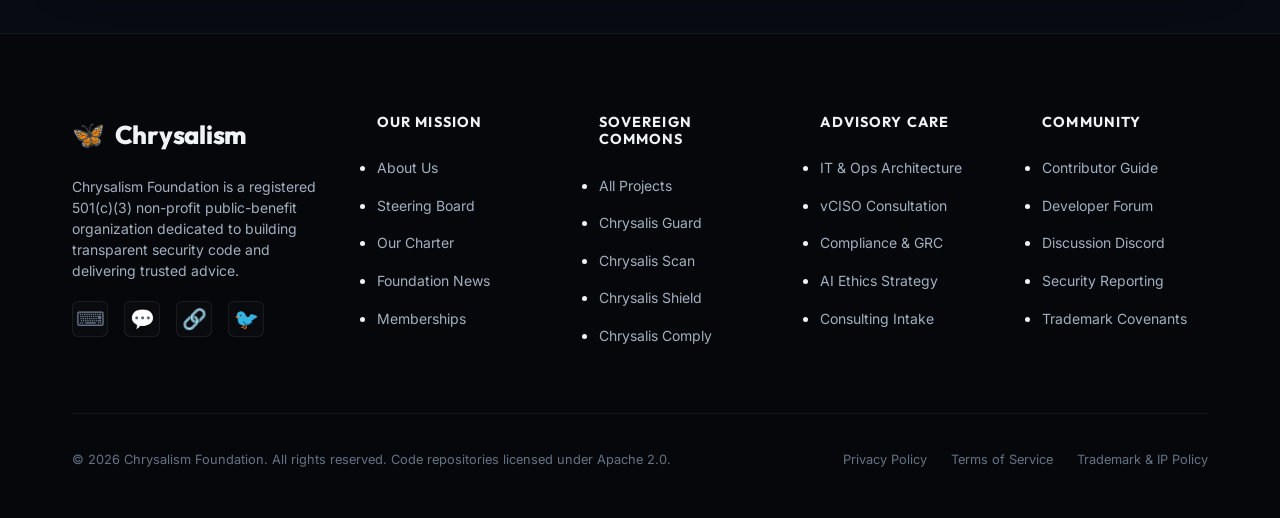
<file: backups/v5_rainy_evening/index.html>
<!DOCTYPE html>
<html lang="en">
<head>
  <meta charset="UTF-8">
  <meta name="viewport" content="width=device-width, initial-scale=1.0">
  <meta http-equiv="X-UA-Compatible" content="IE=edge">

  <!-- SEO -->
  <title>Chrysalism Foundation — Vendor-Neutral Security &amp; Technology Sanctuary</title>
  <meta name="description" content="Chrysalism is a registered 501(c)(3) non-profit public utility foundation providing expert technology advisory programs and sustaining permanent, open-source security codebases.">
  <meta name="keywords" content="cybersecurity, open source, non-profit, technology sanctuary, IT consulting, AI advisory, CrowdStrike alternative, Semgrep alternative, vCISO, compliance">
  <meta name="author" content="Chrysalism Foundation">
  <meta name="theme-color" content="#080b11">

  <!-- Open Graph -->
  <meta property="og:title" content="Chrysalism Foundation — Vendor-Neutral Security &amp; Infrastructure Sanctuary">
  <meta property="og:description" content="Operational advisory care and permanent, open-source security shields.">
  <meta property="og:type" content="website">
  <meta property="og:url" content="https://chrysalism.org">

  <!-- Fonts -->
  <link rel="preconnect" href="https://fonts.googleapis.com">
  <link rel="preconnect" href="https://fonts.gstatic.com" crossorigin>
  <link href="https://fonts.googleapis.com/css2?family=Inter:wght@400;500;600;700&family=Outfit:wght@400;600;700;800&family=JetBrains+Mono:wght@400;700&family=Lora:ital,wght@1,400;1,600&display=swap" rel="stylesheet">

  <!-- Styles -->
  <link rel="stylesheet" href="css/style.css">
</head>
<body>

  <!-- ============ FLOATING NAVIGATION BAR ============ -->
  <nav class="main-nav" id="main-nav" role="navigation" aria-label="Main Navigation">
    <div class="nav-inner">
      <a href="#hero" class="nav-brand" id="nav-brand">
        <span class="brand-icon" aria-hidden="true">🦋</span>
        Chrysalism
      </a>

      <button class="nav-toggle" id="nav-toggle" aria-label="Toggle navigation menu" aria-expanded="false">
        <span></span>
        <span></span>
        <span></span>
      </button>

      <div class="nav-links" id="nav-links">
        <!-- Our Mission -->
        <div class="nav-item">
          <button class="nav-link" aria-haspopup="true" aria-expanded="false">
            Our Mission <span class="caret" aria-hidden="true">▼</span>
          </button>
          <div class="nav-dropdown" role="menu">
            <a href="#pillars" class="nav-dropdown-item" role="menuitem">
              <strong>Foundation Principles</strong>
              <span>Our commitment to shielding you from technical anxiety</span>
            </a>
            <a href="#governance" class="nav-dropdown-item" role="menuitem">
              <strong>Protected Stability</strong>
              <span>How our charter prevents private acquisition or forced licensing shifts</span>
            </a>
            <a href="#press" class="nav-dropdown-item" role="menuitem">
              <strong>Announcements</strong>
              <span>Program updates and new repository coordinates</span>
            </a>
          </div>
        </div>

        <!-- Hosted Projects -->
        <div class="nav-item">
          <button class="nav-link" aria-haspopup="true" aria-expanded="false">
            Hosted Projects <span class="caret" aria-hidden="true">▼</span>
          </button>
          <div class="nav-dropdown" role="menu">
            <a href="#landscape" class="nav-dropdown-item" role="menuitem">
              <strong>Sovereign Landscape</strong>
              <span>Permanent, unencumbered drop-in digital shields</span>
            </a>
            <a href="#landscape" class="nav-dropdown-item" role="menuitem">
              <strong>Host a Project</strong>
              <span>Shield your codebase under our perpetual public trust</span>
            </a>
          </div>
        </div>

        <!-- Advisory Care -->
        <div class="nav-item">
          <button class="nav-link" aria-haspopup="true" aria-expanded="false">
            Advisory Care <span class="caret" aria-hidden="true">▼</span>
          </button>
          <div class="nav-dropdown" role="menu">
            <a href="#services" class="nav-dropdown-item" role="menuitem">
              <strong>Program Portfolio</strong>
              <span>IT architecture, cybersecurity, and GRC pathways</span>
            </a>
            <a href="#services" class="nav-dropdown-item" role="menuitem">
              <strong>Advisory Consultation</strong>
              <span>Apply for zero-cost operational assistance program</span>
            </a>
          </div>
        </div>

        <a href="#services" class="btn nav-cta-btn" id="nav-cta-action">Request Advisory</a>
      </div>
    </div>
  </nav>

  <!-- ============ HERO SECTION (Metaphorical "Shelter") ============ -->
  <section class="hero" id="hero">
    <canvas class="hero-canvas" id="hero-canvas" aria-hidden="true"></canvas>
    <div class="hero-overlay"></div>

    <div class="container hero-content-wrapper">
      <div class="hero-shelter" id="hero-shelter">
        <div class="hero-tagline" id="hero-tag">
          <span class="dot" aria-hidden="true"></span>
          A Public Sanctuary for Technology Teams
        </div>
        <h1 class="hero-title" id="hero-title">
          Find shelter from the technology <span class="highlight-gradient">storm</span>
        </h1>
        <p class="hero-subtitle" id="hero-subtitle">
          The technology landscape is shifting at a chaotic, exhausting pace. Chrysalism is a vendor-neutral, 501(c)(3) non-profit foundation created to restore your engineering sovereignty. We maintain permanent, transparent open-source security tools and provide compassionate advisory services to return peace of mind to your team.
        </p>
        <div class="hero-buttons" id="hero-buttons">
          <a href="#landscape" class="btn btn-primary" id="hero-btn-landscape">Explore Sovereign Projects</a>
          <a href="#services" class="btn btn-secondary" id="hero-btn-services">Connect with an Advisor</a>
        </div>
      </div>
    </div>
  </section>

  <!-- ============ METRICS SHELF ============ -->
  <section class="metrics-section" id="metrics">
    <div class="container">
      <div class="metrics-row" id="metrics-row">
        <div class="metric-item">
          <div class="metric-num">501(c)(3) Non-Profit</div>
          <div class="metric-desc">Established strictly for public benefit, free from commercial motives</div>
        </div>
        <div class="metric-item">
          <div class="metric-num">Zero Vendor Lock-In</div>
          <div class="metric-desc">Permanently free from commercial pricing hikes and license shifts</div>
        </div>
        <div class="metric-item">
          <div class="metric-num">Apache 2.0 Core</div>
          <div class="metric-desc">Guaranteed open-source standards that cannot be bought or enclosed</div>
        </div>
        <div class="metric-item">
          <div class="metric-num">Community Steered</div>
          <div class="metric-desc">Collaborative governance to share operational and structural burdens</div>
        </div>
      </div>
    </div>
  </section>

  <!-- ============ PILLARS / MISSION ============ -->
  <section class="section" id="pillars">
    <div class="container">
      <div class="section-header">
        <span class="section-tag">Core Safeguards</span>
        <h2 class="section-title">Delivering Calm &amp; Trust in Tech</h2>
        <p class="section-description">
          Our foundation is structured to shield enterprise security and operational architecture from private equity acquisitions, sudden price increases, and volatile license pivots.
        </p>
      </div>

      <div class="pillars-grid" id="pillars-grid">
        <!-- Pillar 1 -->
        <div class="pillar-card pillar-sage" id="pillar-card-advisory">
          <div class="pillar-icon" aria-hidden="true">🧭</div>
          <h3>Compassionate Advisory Care</h3>
          <p>Navigating volatile technology shifts shouldn't compromise your operations. We offer direct, trusted guidance on cloud operations, cybersecurity posture, and ethical AI integration—listening to your constraints and planning without commercial vendor pressure.</p>
        </div>

        <!-- Pillar 2 -->
        <div class="pillar-card pillar-champagne" id="pillar-card-landscape">
          <div class="pillar-icon" aria-hidden="true">🛡️</div>
          <h3>A Sovereign Security Shield</h3>
          <p>Sustaining robust, enterprise-grade open-source replacements for complex proprietary security software. We ensure your core digital defenses remain permanently unencumbered and under your direct control.</p>
        </div>

        <!-- Pillar 3 -->
        <div class="pillar-card pillar-slate" id="pillar-card-charter">
          <div class="pillar-icon" aria-hidden="true">📜</div>
          <h3>An Unshakable Legal Haven</h3>
          <p>Chrysalism is legally chartered to lock in vendor-neutrality. Our codebases are irrevocably bound under standard approved OSI licenses, permanently protecting them from private equity acquisitions or forced commercial monetization.</p>
        </div>
      </div>
    </div>
  </section>

  <!-- ============ PROJECTS LANDSCAPE DASHBOARD ============ -->
  <section class="section alt-bg" id="landscape">
    <div class="container">
      <div class="section-header">
        <span class="section-tag">Open Source Portfolio</span>
        <h2 class="section-title">The Sovereign Security Commons</h2>
        <p class="section-description">
          We host robust, fully auditable tools designed to return control to your hands. Drop-in, permanent security solutions without vendor stress.
        </p>
      </div>

      <div class="landscape-layout">
        <!-- Left Sidebar Filter -->
        <aside class="landscape-sidebar" aria-label="Projects Filter">
          <h3 class="landscape-sidebar-title">Categories</h3>
          <div class="filter-group" id="filter-group">
            <button class="filter-btn active" id="filter-all" data-filter="all">
              <span>All Hosted Projects</span>
              <span class="filter-count" id="count-all">4</span>
            </button>
            <button class="filter-btn" id="filter-graduated" data-filter="graduated">
              <span>Mature &amp; Graduated</span>
              <span class="filter-count" id="count-graduated">1</span>
            </button>
            <button class="filter-btn" id="filter-incubating" data-filter="incubating">
              <span>Incubating &amp; Sandbox</span>
              <span class="filter-count" id="count-incubating">3</span>
            </button>
          </div>
        </aside>

        <!-- Right Grid of Cards -->
        <main class="projects-grid" id="projects-grid" aria-label="Hosted Projects Grid">
          <!-- Card 1 -->
          <article class="project-card guard" data-stage="graduated">
            <div class="project-card-header">
              <div class="project-card-icon" aria-hidden="true">🛡️</div>
              <span class="project-stage-badge graduated">Graduated</span>
            </div>
            <h3 class="project-card-name">Chrysalis Guard</h3>
            <div class="project-replace-tag">Replaces CrowdStrike &amp; Carbon Black</div>
            <p class="project-card-desc">Endpoint security that keeps your network protected, audited, and completely under your control.</p>
            <div class="project-card-footer">
              <span class="project-tech-pill">Rust &amp; eBPF</span>
              <a href="#" class="project-repo-link" id="guard-repo-link">Repository <span>→</span></a>
            </div>
          </article>

          <!-- Card 2 -->
          <article class="project-card scan" data-stage="incubating">
            <div class="project-card-header">
              <div class="project-card-icon" aria-hidden="true">🔬</div>
              <span class="project-stage-badge incubating">Incubating</span>
            </div>
            <h3 class="project-card-name">Chrysalis Scan</h3>
            <div class="project-replace-tag">Replaces Semgrep &amp; SonarQube</div>
            <p class="project-card-desc">Fast, locally-run code analysis to identify potential security flaws early—before they cause sleepless nights.</p>
            <div class="project-card-footer">
              <span class="project-tech-pill">Go &amp; Treesitter</span>
              <a href="#" class="project-repo-link" id="scan-repo-link">Repository <span>→</span></a>
            </div>
          </article>

          <!-- Card 3 -->
          <article class="project-card shield" data-stage="incubating">
            <div class="project-card-header">
              <div class="project-card-icon" aria-hidden="true">🧬</div>
              <span class="project-stage-badge incubating">Incubating</span>
            </div>
            <h3 class="project-card-name">Chrysalis Shield</h3>
            <div class="project-replace-tag">Replaces Snyk &amp; Aikido</div>
            <p class="project-card-desc">Orchestrates secrets detection, container scans, and supply chain posture checks to clear up build pipeline anxiety.</p>
            <div class="project-card-footer">
              <span class="project-tech-pill">Python &amp; Rego</span>
              <a href="#" class="project-repo-link" id="shield-repo-link">Repository <span>→</span></a>
            </div>
          </article>

          <!-- Card 4 -->
          <article class="project-card comply" data-stage="sandbox">
            <div class="project-card-header">
              <div class="project-card-icon" aria-hidden="true">📜</div>
              <span class="project-stage-badge sandbox">Sandbox</span>
            </div>
            <h3 class="project-card-name">Chrysalis Comply</h3>
            <div class="project-replace-tag">Replaces Vanta &amp; Drata</div>
            <p class="project-card-desc">Automated compliance evidence collection and GRC posture tracking to take the headache out of audit frameworks.</p>
            <div class="project-card-footer">
              <span class="project-tech-pill">TypeScript</span>
              <a href="#" class="project-repo-link" id="comply-repo-link">Repository <span>→</span></a>
            </div>
          </article>
        </main>
      </div>
    </div>
  </section>

  <!-- ============ SERVICES CATALOG ============ -->
  <section class="section" id="services">
    <div class="container">
      <div class="advisory-layout">
        <div class="advisory-text-block">
          <span class="section-tag">Advisory Care</span>
          <h2 class="section-title">A Calmer Way to Architect</h2>
          <p class="section-description">
            We offer zero-cost and subsidized technical advisory programs to help teams navigate operational anxiety. No sales pitches, no licensing pressure, just clear guidance.
          </p>
          <a href="#" class="btn btn-primary" id="advisory-btn-intake">Connect with an Advisor</a>
        </div>

        <div class="advisory-catalog" id="advisory-catalog">
          <!-- Card 1 -->
          <div class="advisory-card" id="service-card-ops">
            <div class="advisory-card-header">
              <span class="advisory-card-icon" aria-hidden="true">🏗️</span>
              <h3>IT Architecture &amp; Cloud Ops</h3>
            </div>
            <p>Design support for multi-region cloud systems, local containerization setups, infrastructure audits, and scaling roadmaps without vendor pricing threat.</p>
          </div>

          <!-- Card 2 -->
          <div class="advisory-card" id="service-card-ciso">
            <div class="advisory-card-header">
              <span class="advisory-card-icon" aria-hidden="true">🛡️</span>
              <h3>vCISO &amp; Cybersecurity Posture</h3>
            </div>
            <p>Strategic security steering, mock vulnerability drills, credential posture analysis, and comprehensive incident response blueprints.</p>
          </div>

          <!-- Card 3 -->
          <div class="advisory-card" id="service-card-grc">
            <div class="advisory-card-header">
              <span class="advisory-card-icon" aria-hidden="true">📋</span>
              <h3>Compliance &amp; GRC</h3>
            </div>
            <p>Detailed mapping for SOC 2, ISO 27001, HIPAA, and FedRAMP frameworks. Readiness diagnostics designed to pass security audits cleanly.</p>
          </div>

          <!-- Card 4 -->
          <div class="advisory-card" id="service-card-ai">
            <div class="advisory-card-header">
              <span class="advisory-card-icon" aria-hidden="true">🤖</span>
              <h3>Enterprise AI &amp; Ethics</h3>
            </div>
            <p>Evaluation models for local host LLMs, safe data containment blueprints, validation patterns, and privacy protection protocols.</p>
          </div>
        </div>
      </div>
    </div>
  </section>

  <!-- ============ GOVERNANCE & CHARTER ============ -->
  <section class="section alt-bg" id="governance">
    <div class="container">
      <div class="section-header">
        <span class="section-tag">Governance Model</span>
        <h2 class="section-title">Your Peace of Mind, Protected by Charter</h2>
        <p class="section-description">
          Chrysalism functions strictly as a public benefit organization. All steering board operations and licensing reviews are fully transparent.
        </p>
      </div>

      <div class="governance-layout">
        <div class="governance-text">
          <h3>The Vendor-Neutral Guarantee</h3>
          <p>
            Chrysalism's governance steering model is built to ensure stability. Legally bound by non-profit guidelines, our steering council exists solely to maintain public utility.
          </p>
          
          <div class="governance-bullets">
            <div class="gov-bullet">
              <span class="gov-bullet-icon" aria-hidden="true">⚖️</span>
              <div class="gov-bullet-text">
                <strong>Public Steering Committee</strong>
                <p>Direct community-led voting on repository roadmaps, dependency coordinates, and core standards compliance.</p>
              </div>
            </div>
            <div class="gov-bullet">
              <span class="gov-bullet-icon" aria-hidden="true">🔐</span>
              <div class="gov-bullet-text">
                <strong>Irrevocable License Protection</strong>
                <p>All source code hosted is bound irrevocably under approved open-source licenses, shielding it from sudden corporate enclosement.</p>
              </div>
            </div>
            <div class="gov-bullet">
              <span class="gov-bullet-icon" aria-hidden="true">💎</span>
              <div class="gov-bullet-text">
                <strong>Transparent Funding Model</strong>
                <p>Capital is derived entirely from public donations, philanthropy grants, and neutral memberships. No venture influence.</p>
              </div>
            </div>
          </div>
        </div>

        <!-- Framed Charter Shield Certificate -->
        <div class="charter-certificate" id="charter-certificate">
          <div class="charter-certificate-title">Chrysalism Foundation Charter</div>
          <p class="charter-quote">
            "To safeguard and scale standard digital defense mechanisms by offering top-tier, low-cost architectural advice and ensuring the continuous vendor-neutral development of secure utility programs."
          </p>
          <p class="charter-covenant">
            Chrysalism operations comply fully with 501(c)(3) guidelines. No director or contributor may claim intellectual property monopolies on hosted repositories.
          </p>
          <a href="#" class="btn btn-primary" id="charter-download">Download Charter PDF</a>
        </div>
      </div>
    </div>
  </section>

  <!-- ============ PRESS ROOM / NEWS ============ -->
  <section class="section" id="press">
    <div class="container">
      <div class="section-header">
        <span class="section-tag">Foundation Updates</span>
        <h2 class="section-title">Press Releases &amp; Program Announcements</h2>
        <p class="section-description">
          Follow official news, developer coordinates, and governance updates from our public committee.
        </p>
      </div>

      <div class="press-grid" id="press-grid">
        <!-- Card 1 -->
        <div class="press-card" id="press-card-launch">
          <div class="press-meta">
            <span class="press-tag">Foundation</span>
            <span class="press-date">June 2026</span>
          </div>
          <h3><a href="#" id="press-title-1">Announcing Chrysalism Foundation Formation</a></h3>
          <p>Establishing Chrysalism as a vendor-neutral non-profit technology sanctuary to maintain open security codebases and advisory services.</p>
          <a href="#" class="press-link" id="press-read-1">Read Press Release <span>→</span></a>
        </div>

        <!-- Card 2 -->
        <div class="press-card" id="press-card-edr">
          <div class="press-meta">
            <span class="press-tag">Tooling</span>
            <span class="press-date">July 2026</span>
          </div>
          <h3><a href="#" id="press-title-2">Chrysalis Guard EDR Incubator Status</a></h3>
          <p>Our flagship endpoint defense engine Chrysalis Guard enters official foundation status under Apache 2.0 license covenants.</p>
          <a href="#" class="press-link" id="press-read-2">Read Tech Specs <span>→</span></a>
        </div>

        <!-- Card 3 -->
        <div class="press-card" id="press-card-volunteers">
          <div class="press-meta">
            <span class="press-tag">Governance</span>
            <span class="press-date">August 2026</span>
          </div>
          <h3><a href="#" id="press-title-3">Steering Nominations Now Open</a></h3>
          <p>Nominations are now open for core developer and public operations advisor roles within the Chrysalism technical committee.</p>
          <a href="#" class="press-link" id="press-read-3">Submit Nomination <span>→</span></a>
        </div>
      </div>
    </div>
  </section>

  <!-- ============ SUPPORT / DONATION HORIZON ============ -->
  <section class="support-section" id="support">
    <div class="container">
      <div class="support-banner">
        <h2>Support Open &amp; Safe Digital Infrastructure</h2>
        <p>
          We rely on the generosity of corporate members and community contributors to fund our free advisory care and keep open-source security tools independent.
        </p>
        <div class="support-actions">
          <a href="#" class="btn btn-white" id="support-btn-donate">❤️ Make a Tax-Deductible Donation</a>
          <a href="#" class="btn btn-secondary" id="support-btn-sponsor">Become a Member / Sponsor</a>
        </div>
      </div>
    </div>
  </section>

  <!-- ============ DIRECTORY FOOTER ============ -->
  <footer class="main-footer" id="main-footer" role="contentinfo">
    <div class="container">
      <div class="footer-grid" id="footer-grid">
        <!-- Brand Column -->
        <div class="footer-brand">
          <a href="#hero" class="nav-brand">
            <span class="brand-icon" aria-hidden="true">🦋</span>
            Chrysalism
          </a>
          <p>
            Chrysalism Foundation is a registered 501(c)(3) non-profit public-benefit organization dedicated to building transparent security code and delivering trusted advice.
          </p>
          <div class="footer-social-icons" id="footer-socials">
            <a href="#" class="footer-social-link" aria-label="GitHub" title="GitHub">⌨</a>
            <a href="#" class="footer-social-link" aria-label="Discord" title="Discord">💬</a>
            <a href="#" class="footer-social-link" aria-label="LinkedIn" title="LinkedIn">🔗</a>
            <a href="#" class="footer-social-link" aria-label="Twitter" title="Twitter">🐦</a>
          </div>
        </div>

        <!-- Directory Column 1 -->
        <div class="footer-col">
          <h4>Our Mission</h4>
          <ul>
            <li><a href="#pillars">About Us</a></li>
            <li><a href="#governance">Steering Board</a></li>
            <li><a href="#governance">Our Charter</a></li>
            <li><a href="#press">Foundation News</a></li>
            <li><a href="#support">Memberships</a></li>
          </ul>
        </div>

        <!-- Directory Column 2 -->
        <div class="footer-col">
          <h4>Sovereign Commons</h4>
          <ul>
            <li><a href="#landscape">All Projects</a></li>
            <li><a href="#landscape">Chrysalis Guard</a></li>
            <li><a href="#landscape">Chrysalis Scan</a></li>
            <li><a href="#landscape">Chrysalis Shield</a></li>
            <li><a href="#landscape">Chrysalis Comply</a></li>
          </ul>
        </div>

        <!-- Directory Column 3 -->
        <div class="footer-col">
          <h4>Advisory Care</h4>
          <ul>
            <li><a href="#services">IT &amp; Ops Architecture</a></li>
            <li><a href="#services">vCISO Consultation</a></li>
            <li><a href="#services">Compliance &amp; GRC</a></li>
            <li><a href="#services">AI Ethics Strategy</a></li>
            <li><a href="#services">Consulting Intake</a></li>
          </ul>
        </div>

        <!-- Directory Column 4 -->
        <div class="footer-col">
          <h4>Community</h4>
          <ul>
            <li><a href="#">Contributor Guide</a></li>
            <li><a href="#">Developer Forum</a></li>
            <li><a href="#">Discussion Discord</a></li>
            <li><a href="#">Security Reporting</a></li>
            <li><a href="#">Trademark Covenants</a></li>
          </ul>
        </div>
      </div>

      <div class="footer-bottom" id="footer-bottom">
        <p>&copy; 2026 Chrysalism Foundation. All rights reserved. Code repositories licensed under Apache 2.0.</p>
        <div class="footer-legal-links">
          <a href="#">Privacy Policy</a>
          <a href="#">Terms of Service</a>
          <a href="#">Trademark &amp; IP Policy</a>
        </div>
      </div>
    </div>
  </footer>

  <!-- Scripts -->
  <script src="js/main.js"></script>
</body>
</html>
</file>
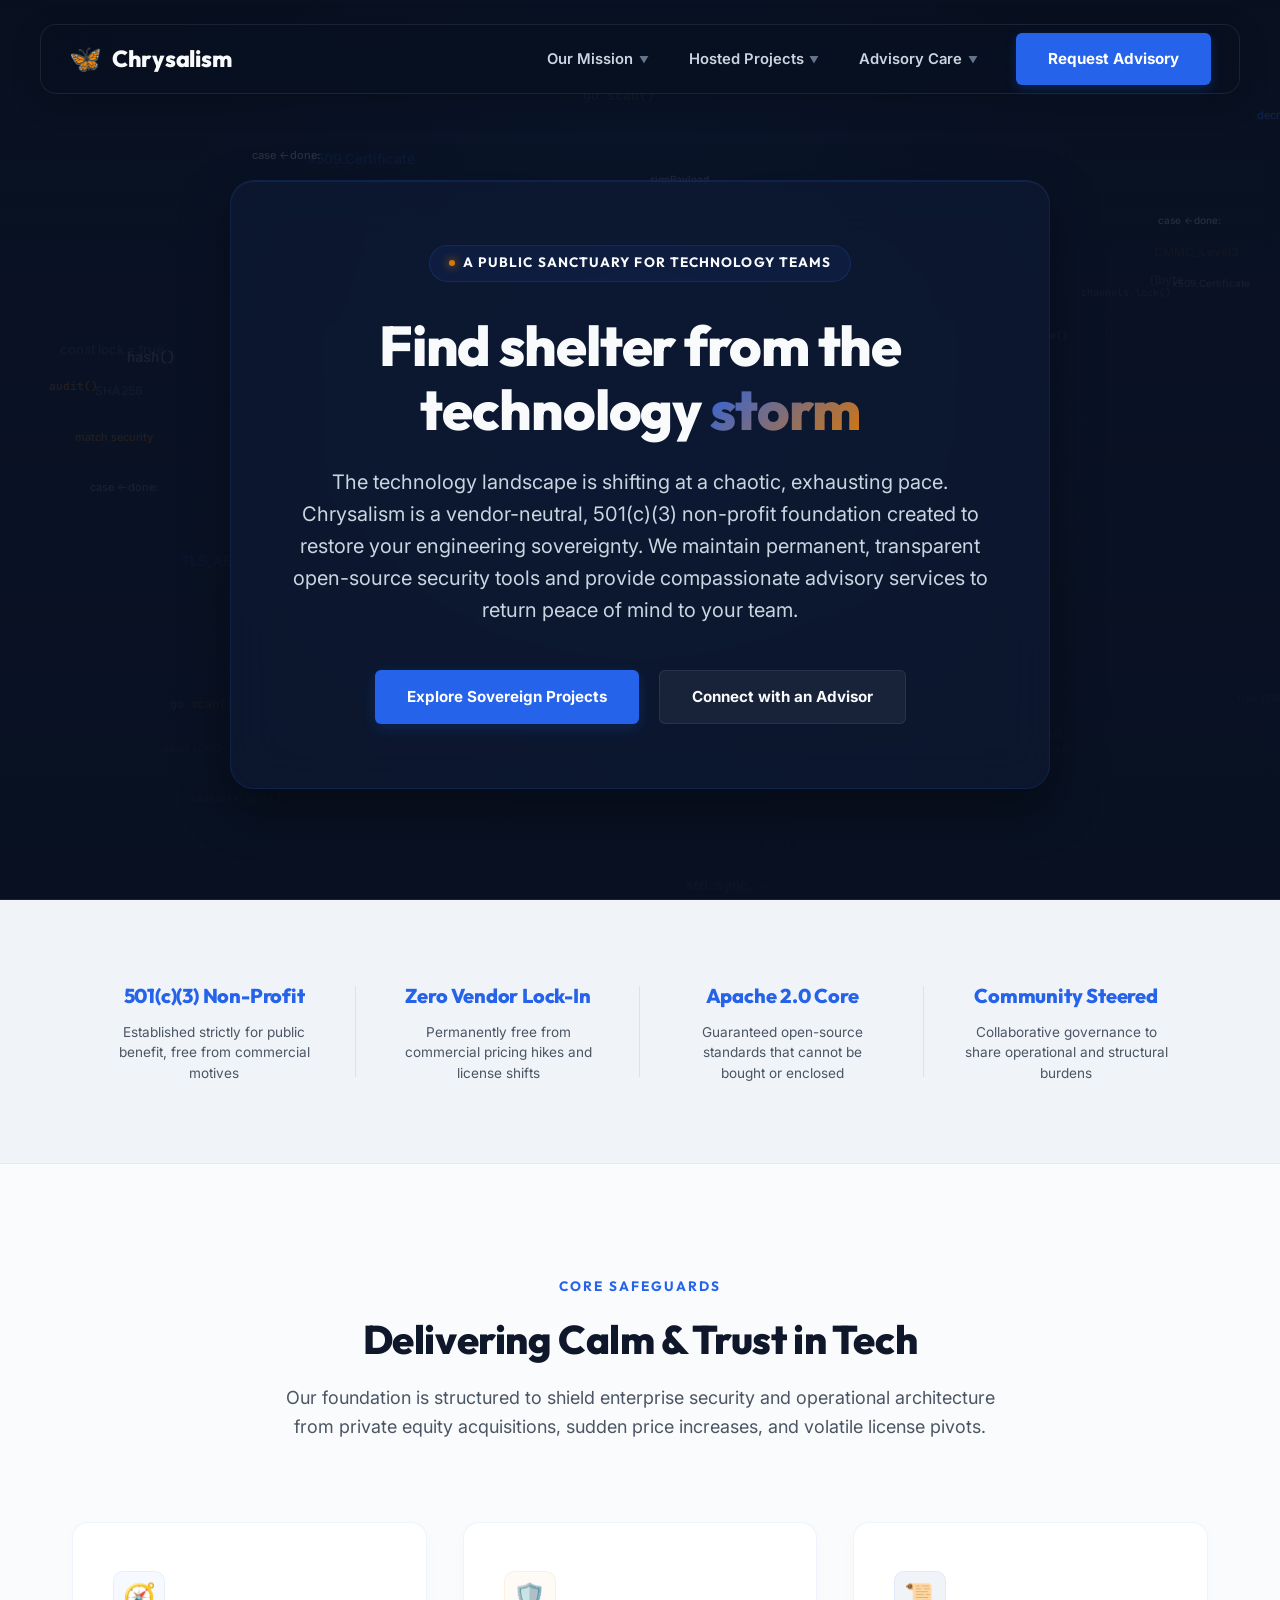
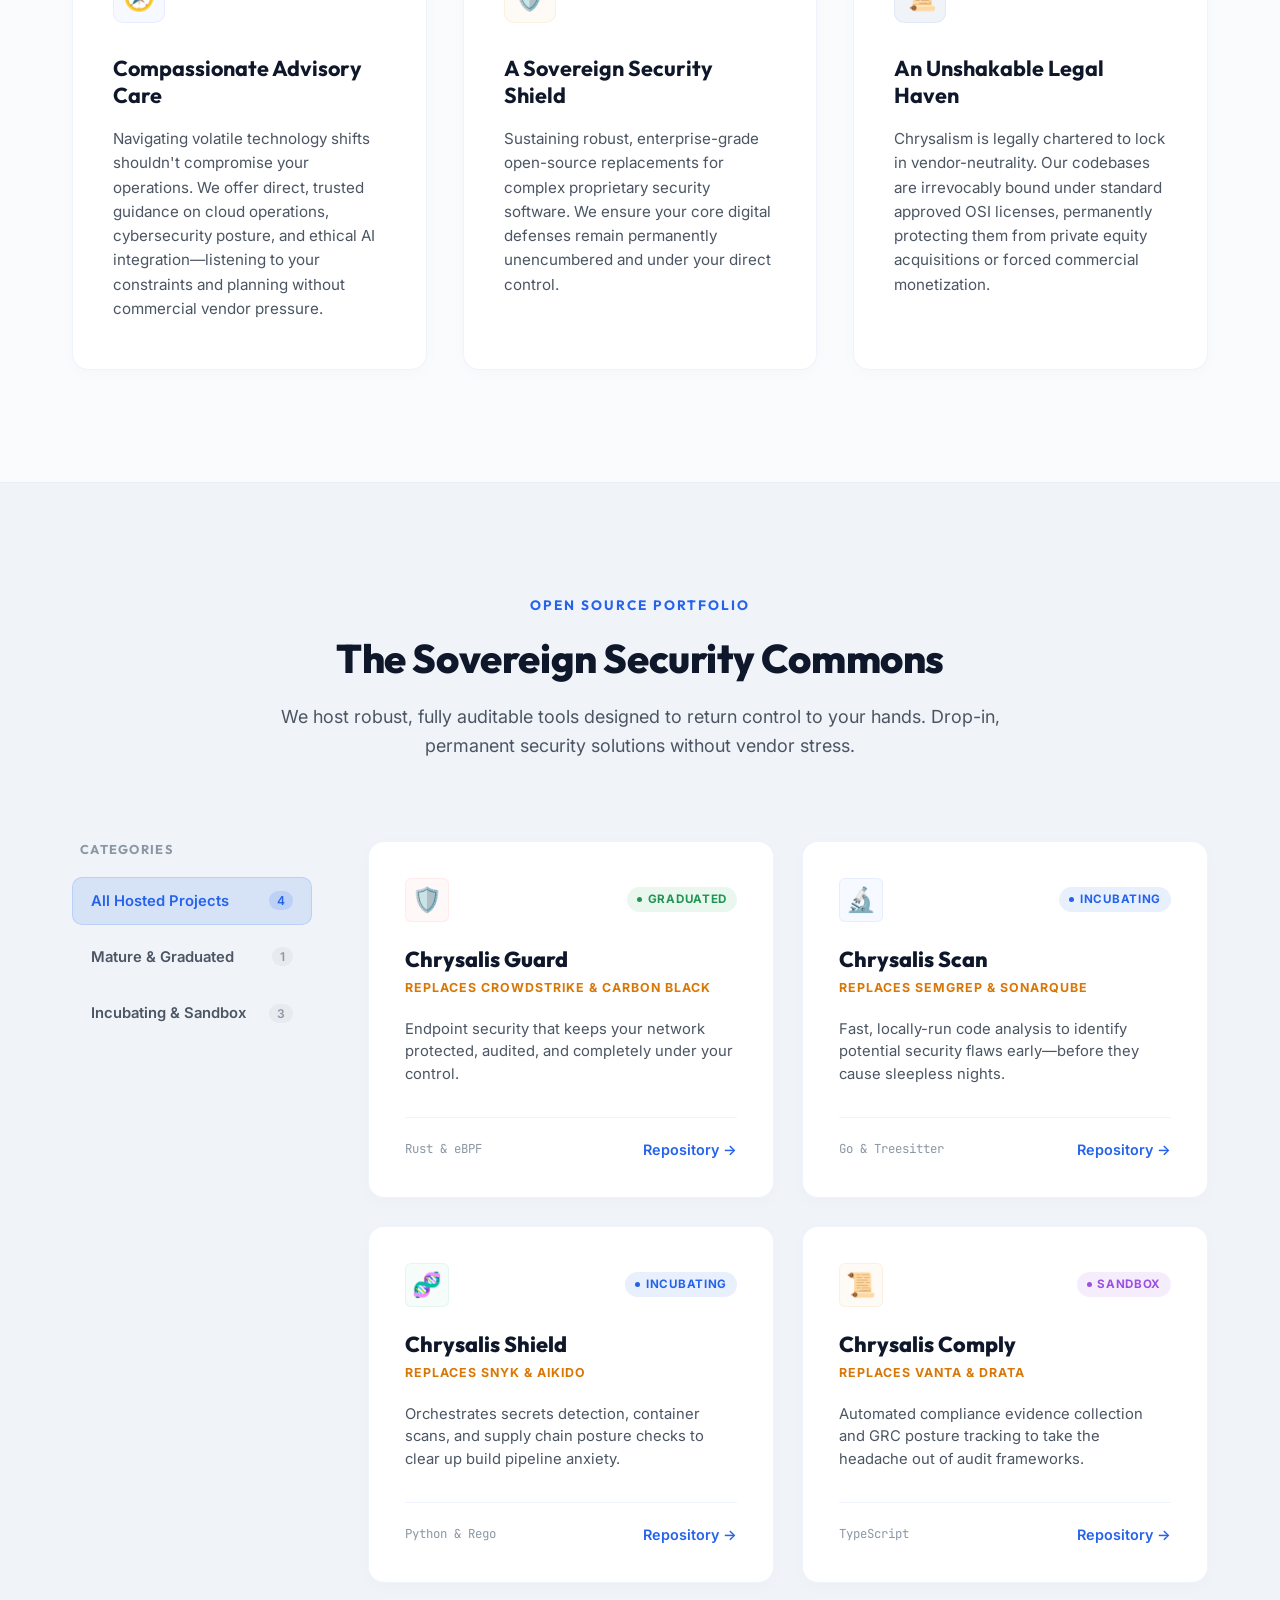
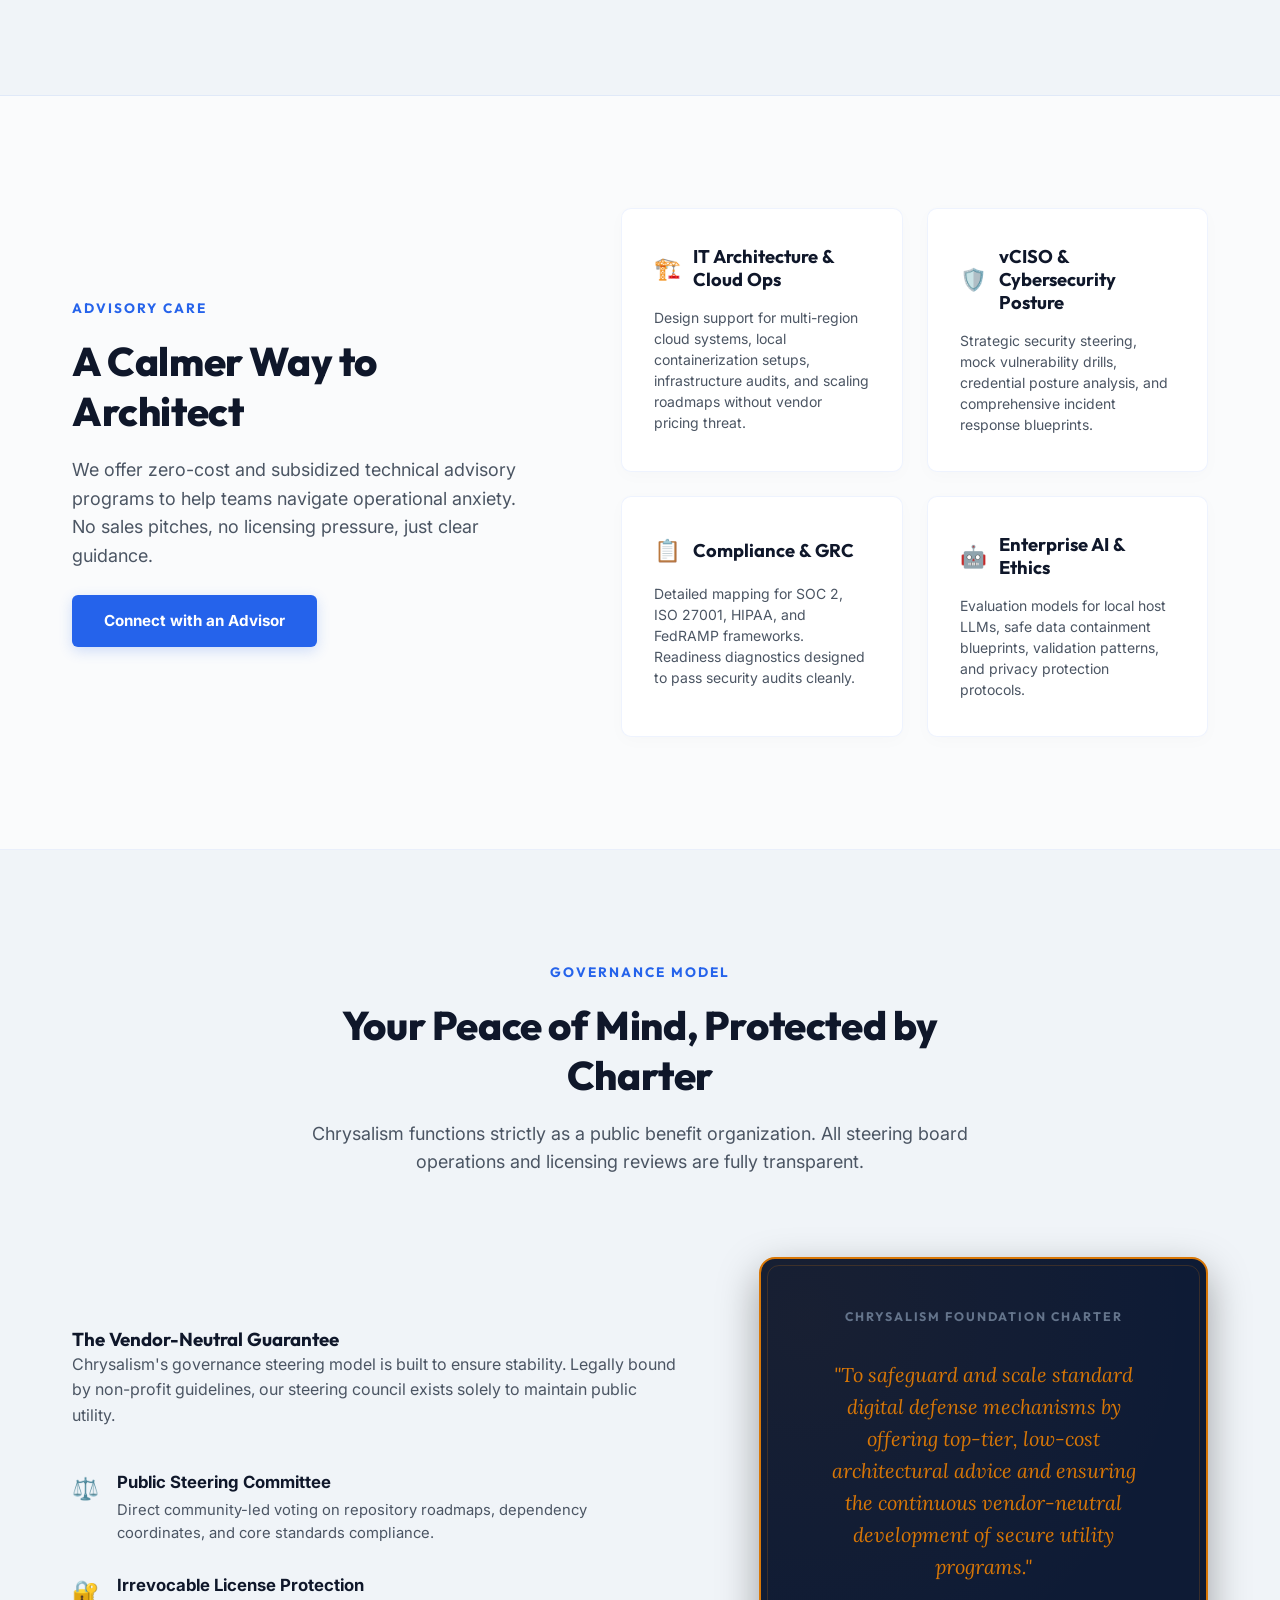
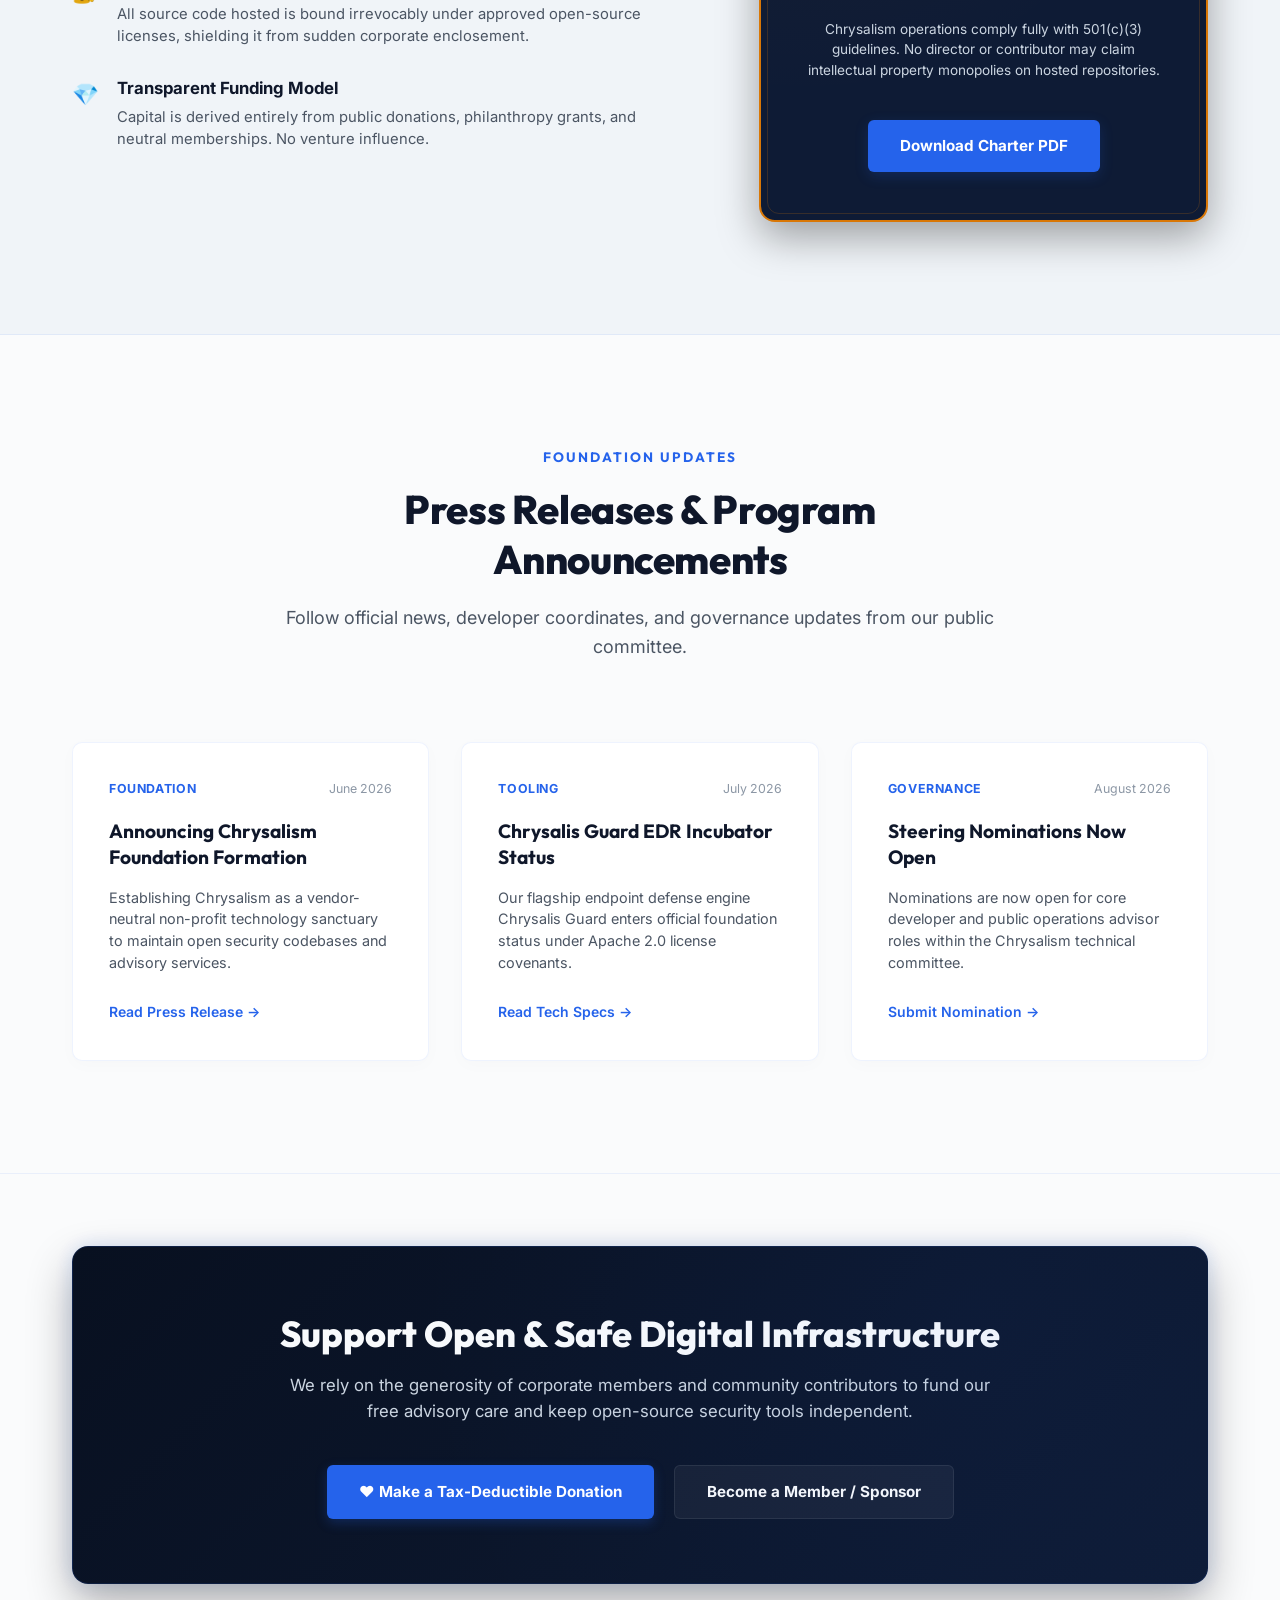
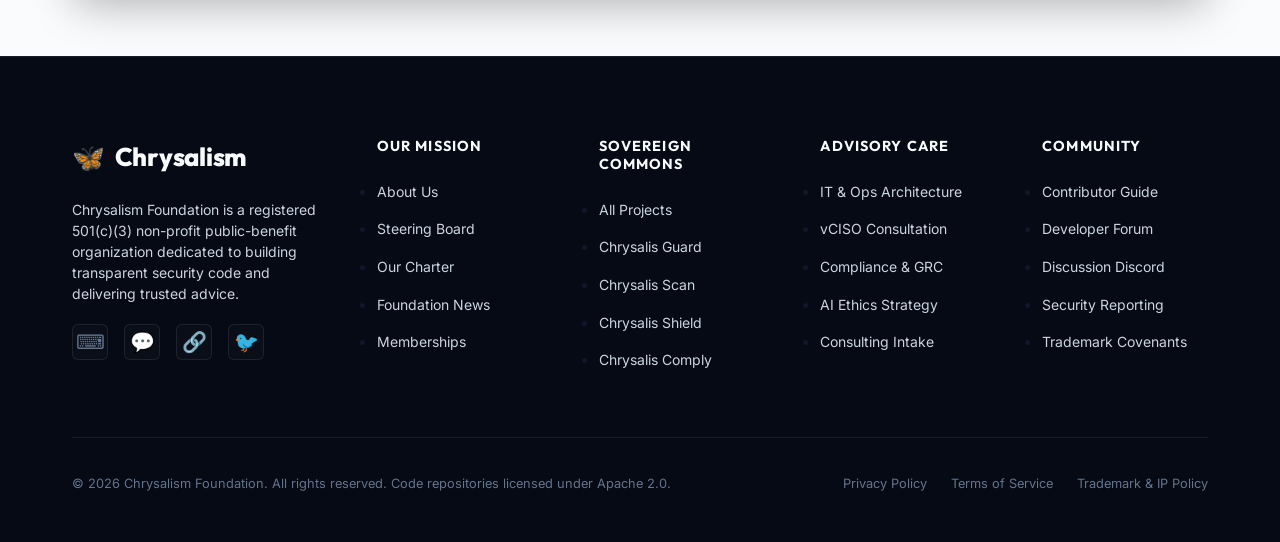
<file: backups/v6_safe_harbor_blue/index.html>
<!DOCTYPE html>
<html lang="en">
<head>
  <meta charset="UTF-8">
  <meta name="viewport" content="width=device-width, initial-scale=1.0">
  <meta http-equiv="X-UA-Compatible" content="IE=edge">

  <!-- SEO -->
  <title>Chrysalism Foundation — Sovereign Security &amp; Open Source Infrastructure</title>
  <meta name="description" content="Chrysalism is a registered 501(c)(3) non-profit public utility foundation providing expert technology advisory programs and sustaining permanent, open-source security codebases.">
  <meta name="keywords" content="cybersecurity, open source, non-profit, technology sanctuary, IT consulting, AI advisory, CrowdStrike alternative, Semgrep alternative, vCISO, compliance">
  <meta name="author" content="Chrysalism Foundation">
  <meta name="theme-color" content="#081020">

  <!-- Open Graph -->
  <meta property="og:title" content="Chrysalism Foundation — Sovereign Security &amp; Infrastructure Sanctuary">
  <meta property="og:description" content="Operational advisory care and permanent, open-source security shields.">
  <meta property="og:type" content="website">
  <meta property="og:url" content="https://chrysalism.org">

  <!-- Fonts -->
  <link rel="preconnect" href="https://fonts.googleapis.com">
  <link rel="preconnect" href="https://fonts.gstatic.com" crossorigin>
  <link href="https://fonts.googleapis.com/css2?family=Inter:wght@400;500;600;700&family=Outfit:wght@400;600;700;800&family=JetBrains+Mono:wght@400;700&family=Lora:ital,wght@1,400;1,600&display=swap" rel="stylesheet">

  <!-- Styles -->
  <link rel="stylesheet" href="css/style.css">
</head>
<body>

  <!-- ============ FLOATING NAVIGATION BAR ============ -->
  <nav class="main-nav" id="main-nav" role="navigation" aria-label="Main Navigation">
    <div class="nav-inner">
      <a href="#hero" class="nav-brand" id="nav-brand">
        <span class="brand-icon" aria-hidden="true">🦋</span>
        Chrysalism
      </a>

      <button class="nav-toggle" id="nav-toggle" aria-label="Toggle navigation menu" aria-expanded="false">
        <span></span>
        <span></span>
        <span></span>
      </button>

      <div class="nav-links" id="nav-links">
        <!-- Our Mission -->
        <div class="nav-item">
          <button class="nav-link" aria-haspopup="true" aria-expanded="false">
            Our Mission <span class="caret" aria-hidden="true">▼</span>
          </button>
          <div class="nav-dropdown" role="menu">
            <a href="#pillars" class="nav-dropdown-item" role="menuitem">
              <strong>Foundation Principles</strong>
              <span>Our commitment to shielding you from technical anxiety</span>
            </a>
            <a href="#governance" class="nav-dropdown-item" role="menuitem">
              <strong>Protected Stability</strong>
              <span>How our charter prevents private acquisition or forced licensing shifts</span>
            </a>
            <a href="#press" class="nav-dropdown-item" role="menuitem">
              <strong>Announcements</strong>
              <span>Program updates and new repository coordinates</span>
            </a>
          </div>
        </div>

        <!-- Hosted Projects -->
        <div class="nav-item">
          <button class="nav-link" aria-haspopup="true" aria-expanded="false">
            Hosted Projects <span class="caret" aria-hidden="true">▼</span>
          </button>
          <div class="nav-dropdown" role="menu">
            <a href="#landscape" class="nav-dropdown-item" role="menuitem">
              <strong>Sovereign Landscape</strong>
              <span>Permanent, unencumbered drop-in digital shields</span>
            </a>
            <a href="#landscape" class="nav-dropdown-item" role="menuitem">
              <strong>Host a Project</strong>
              <span>Shield your codebase under our perpetual public trust</span>
            </a>
          </div>
        </div>

        <!-- Advisory Care -->
        <div class="nav-item">
          <button class="nav-link" aria-haspopup="true" aria-expanded="false">
            Advisory Care <span class="caret" aria-hidden="true">▼</span>
          </button>
          <div class="nav-dropdown" role="menu">
            <a href="#services" class="nav-dropdown-item" role="menuitem">
              <strong>Program Portfolio</strong>
              <span>IT architecture, cybersecurity, and GRC pathways</span>
            </a>
            <a href="#services" class="nav-dropdown-item" role="menuitem">
              <strong>Advisory Consultation</strong>
              <span>Apply for zero-cost operational assistance program</span>
            </a>
          </div>
        </div>

        <a href="#services" class="btn nav-cta-btn" id="nav-cta-action">Request Advisory</a>
      </div>
    </div>
  </nav>

  <!-- ============ HERO SECTION ============ -->
  <section class="hero" id="hero">
    <canvas class="hero-canvas" id="hero-canvas" aria-hidden="true"></canvas>
    <div class="hero-overlay"></div>

    <div class="container hero-content-wrapper">
      <div class="hero-shelter" id="hero-shelter">
        <div class="hero-tagline" id="hero-tag">
          <span class="dot" aria-hidden="true"></span>
          A Public Sanctuary for Technology Teams
        </div>
        <h1 class="hero-title" id="hero-title">
          Find shelter from the technology <span class="highlight-gradient">storm</span>
        </h1>
        <p class="hero-subtitle" id="hero-subtitle">
          The technology landscape is shifting at a chaotic, exhausting pace. Chrysalism is a vendor-neutral, 501(c)(3) non-profit foundation created to restore your engineering sovereignty. We maintain permanent, transparent open-source security tools and provide compassionate advisory services to return peace of mind to your team.
        </p>
        <div class="hero-buttons" id="hero-buttons">
          <a href="#landscape" class="btn btn-primary" id="hero-btn-landscape">Explore Sovereign Projects</a>
          <a href="#services" class="btn btn-secondary" id="hero-btn-services">Connect with an Advisor</a>
        </div>
      </div>
    </div>
  </section>

  <!-- ============ METRICS SHELF ============ -->
  <section class="metrics-section" id="metrics">
    <div class="container">
      <div class="metrics-row" id="metrics-row">
        <div class="metric-item">
          <div class="metric-num">501(c)(3) Non-Profit</div>
          <div class="metric-desc">Established strictly for public benefit, free from commercial motives</div>
        </div>
        <div class="metric-item">
          <div class="metric-num">Zero Vendor Lock-In</div>
          <div class="metric-desc">Permanently free from commercial pricing hikes and license shifts</div>
        </div>
        <div class="metric-item">
          <div class="metric-num">Apache 2.0 Core</div>
          <div class="metric-desc">Guaranteed open-source standards that cannot be bought or enclosed</div>
        </div>
        <div class="metric-item">
          <div class="metric-num">Community Steered</div>
          <div class="metric-desc">Collaborative governance to share operational and structural burdens</div>
        </div>
      </div>
    </div>
  </section>

  <!-- ============ PILLARS / MISSION ============ -->
  <section class="section" id="pillars">
    <div class="container">
      <div class="section-header">
        <span class="section-tag">Core Safeguards</span>
        <h2 class="section-title">Delivering Calm &amp; Trust in Tech</h2>
        <p class="section-description">
          Our foundation is structured to shield enterprise security and operational architecture from private equity acquisitions, sudden price increases, and volatile license pivots.
        </p>
      </div>

      <div class="pillars-grid" id="pillars-grid">
        <!-- Pillar 1 -->
        <div class="pillar-card pillar-sage" id="pillar-card-advisory">
          <div class="pillar-icon" aria-hidden="true">🧭</div>
          <h3>Compassionate Advisory Care</h3>
          <p>Navigating volatile technology shifts shouldn't compromise your operations. We offer direct, trusted guidance on cloud operations, cybersecurity posture, and ethical AI integration—listening to your constraints and planning without commercial vendor pressure.</p>
        </div>

        <!-- Pillar 2 -->
        <div class="pillar-card pillar-champagne" id="pillar-card-landscape">
          <div class="pillar-icon" aria-hidden="true">🛡️</div>
          <h3>A Sovereign Security Shield</h3>
          <p>Sustaining robust, enterprise-grade open-source replacements for complex proprietary security software. We ensure your core digital defenses remain permanently unencumbered and under your direct control.</p>
        </div>

        <!-- Pillar 3 -->
        <div class="pillar-card pillar-slate" id="pillar-card-charter">
          <div class="pillar-icon" aria-hidden="true">📜</div>
          <h3>An Unshakable Legal Haven</h3>
          <p>Chrysalism is legally chartered to lock in vendor-neutrality. Our codebases are irrevocably bound under standard approved OSI licenses, permanently protecting them from private equity acquisitions or forced commercial monetization.</p>
        </div>
      </div>
    </div>
  </section>

  <!-- ============ PROJECTS LANDSCAPE DASHBOARD ============ -->
  <section class="section alt-bg" id="landscape">
    <div class="container">
      <div class="section-header">
        <span class="section-tag">Open Source Portfolio</span>
        <h2 class="section-title">The Sovereign Security Commons</h2>
        <p class="section-description">
          We host robust, fully auditable tools designed to return control to your hands. Drop-in, permanent security solutions without vendor stress.
        </p>
      </div>

      <div class="landscape-layout">
        <!-- Left Sidebar Filter -->
        <aside class="landscape-sidebar" aria-label="Projects Filter">
          <h3 class="landscape-sidebar-title">Categories</h3>
          <div class="filter-group" id="filter-group">
            <button class="filter-btn active" id="filter-all" data-filter="all">
              <span>All Hosted Projects</span>
              <span class="filter-count" id="count-all">4</span>
            </button>
            <button class="filter-btn" id="filter-graduated" data-filter="graduated">
              <span>Mature &amp; Graduated</span>
              <span class="filter-count" id="count-graduated">1</span>
            </button>
            <button class="filter-btn" id="filter-incubating" data-filter="incubating">
              <span>Incubating &amp; Sandbox</span>
              <span class="filter-count" id="count-incubating">3</span>
            </button>
          </div>
        </aside>

        <!-- Right Grid of Cards -->
        <main class="projects-grid" id="projects-grid" aria-label="Hosted Projects Grid">
          <!-- Card 1 -->
          <article class="project-card guard" data-stage="graduated">
            <div class="project-card-header">
              <div class="project-card-icon" aria-hidden="true">🛡️</div>
              <span class="project-stage-badge graduated">Graduated</span>
            </div>
            <h3 class="project-card-name">Chrysalis Guard</h3>
            <div class="project-replace-tag">Replaces CrowdStrike &amp; Carbon Black</div>
            <p class="project-card-desc">Endpoint security that keeps your network protected, audited, and completely under your control.</p>
            <div class="project-card-footer">
              <span class="project-tech-pill">Rust &amp; eBPF</span>
              <a href="#" class="project-repo-link" id="guard-repo-link">Repository <span>→</span></a>
            </div>
          </article>

          <!-- Card 2 -->
          <article class="project-card scan" data-stage="incubating">
            <div class="project-card-header">
              <div class="project-card-icon" aria-hidden="true">🔬</div>
              <span class="project-stage-badge incubating">Incubating</span>
            </div>
            <h3 class="project-card-name">Chrysalis Scan</h3>
            <div class="project-replace-tag">Replaces Semgrep &amp; SonarQube</div>
            <p class="project-card-desc">Fast, locally-run code analysis to identify potential security flaws early—before they cause sleepless nights.</p>
            <div class="project-card-footer">
              <span class="project-tech-pill">Go &amp; Treesitter</span>
              <a href="#" class="project-repo-link" id="scan-repo-link">Repository <span>→</span></a>
            </div>
          </article>

          <!-- Card 3 -->
          <article class="project-card shield" data-stage="incubating">
            <div class="project-card-header">
              <div class="project-card-icon" aria-hidden="true">🧬</div>
              <span class="project-stage-badge incubating">Incubating</span>
            </div>
            <h3 class="project-card-name">Chrysalis Shield</h3>
            <div class="project-replace-tag">Replaces Snyk &amp; Aikido</div>
            <p class="project-card-desc">Orchestrates secrets detection, container scans, and supply chain posture checks to clear up build pipeline anxiety.</p>
            <div class="project-card-footer">
              <span class="project-tech-pill">Python &amp; Rego</span>
              <a href="#" class="project-repo-link" id="shield-repo-link">Repository <span>→</span></a>
            </div>
          </article>

          <!-- Card 4 -->
          <article class="project-card comply" data-stage="sandbox">
            <div class="project-card-header">
              <div class="project-card-icon" aria-hidden="true">📜</div>
              <span class="project-stage-badge sandbox">Sandbox</span>
            </div>
            <h3 class="project-card-name">Chrysalis Comply</h3>
            <div class="project-replace-tag">Replaces Vanta &amp; Drata</div>
            <p class="project-card-desc">Automated compliance evidence collection and GRC posture tracking to take the headache out of audit frameworks.</p>
            <div class="project-card-footer">
              <span class="project-tech-pill">TypeScript</span>
              <a href="#" class="project-repo-link" id="comply-repo-link">Repository <span>→</span></a>
            </div>
          </article>
        </main>
      </div>
    </div>
  </section>

  <!-- ============ SERVICES CATALOG ============ -->
  <section class="section" id="services">
    <div class="container">
      <div class="advisory-layout">
        <div class="advisory-text-block">
          <span class="section-tag">Advisory Care</span>
          <h2 class="section-title">A Calmer Way to Architect</h2>
          <p class="section-description">
            We offer zero-cost and subsidized technical advisory programs to help teams navigate operational anxiety. No sales pitches, no licensing pressure, just clear guidance.
          </p>
          <a href="#" class="btn btn-primary" id="advisory-btn-intake">Connect with an Advisor</a>
        </div>

        <div class="advisory-catalog" id="advisory-catalog">
          <!-- Card 1 -->
          <div class="advisory-card" id="service-card-ops">
            <div class="advisory-card-header">
              <span class="advisory-card-icon" aria-hidden="true">🏗️</span>
              <h3>IT Architecture &amp; Cloud Ops</h3>
            </div>
            <p>Design support for multi-region cloud systems, local containerization setups, infrastructure audits, and scaling roadmaps without vendor pricing threat.</p>
          </div>

          <!-- Card 2 -->
          <div class="advisory-card" id="service-card-ciso">
            <div class="advisory-card-header">
              <span class="advisory-card-icon" aria-hidden="true">🛡️</span>
              <h3>vCISO &amp; Cybersecurity Posture</h3>
            </div>
            <p>Strategic security steering, mock vulnerability drills, credential posture analysis, and comprehensive incident response blueprints.</p>
          </div>

          <!-- Card 3 -->
          <div class="advisory-card" id="service-card-grc">
            <div class="advisory-card-header">
              <span class="advisory-card-icon" aria-hidden="true">📋</span>
              <h3>Compliance &amp; GRC</h3>
            </div>
            <p>Detailed mapping for SOC 2, ISO 27001, HIPAA, and FedRAMP frameworks. Readiness diagnostics designed to pass security audits cleanly.</p>
          </div>

          <!-- Card 4 -->
          <div class="advisory-card" id="service-card-ai">
            <div class="advisory-card-header">
              <span class="advisory-card-icon" aria-hidden="true">🤖</span>
              <h3>Enterprise AI &amp; Ethics</h3>
            </div>
            <p>Evaluation models for local host LLMs, safe data containment blueprints, validation patterns, and privacy protection protocols.</p>
          </div>
        </div>
      </div>
    </div>
  </section>

  <!-- ============ GOVERNANCE & CHARTER ============ -->
  <section class="section alt-bg" id="governance">
    <div class="container">
      <div class="section-header">
        <span class="section-tag">Governance Model</span>
        <h2 class="section-title">Your Peace of Mind, Protected by Charter</h2>
        <p class="section-description">
          Chrysalism functions strictly as a public benefit organization. All steering board operations and licensing reviews are fully transparent.
        </p>
      </div>

      <div class="governance-layout">
        <div class="governance-text">
          <h3>The Vendor-Neutral Guarantee</h3>
          <p>
            Chrysalism's governance steering model is built to ensure stability. Legally bound by non-profit guidelines, our steering council exists solely to maintain public utility.
          </p>
          
          <div class="governance-bullets">
            <div class="gov-bullet">
              <span class="gov-bullet-icon" aria-hidden="true">⚖️</span>
              <div class="gov-bullet-text">
                <strong>Public Steering Committee</strong>
                <p>Direct community-led voting on repository roadmaps, dependency coordinates, and core standards compliance.</p>
              </div>
            </div>
            <div class="gov-bullet">
              <span class="gov-bullet-icon" aria-hidden="true">🔐</span>
              <div class="gov-bullet-text">
                <strong>Irrevocable License Protection</strong>
                <p>All source code hosted is bound irrevocably under approved open-source licenses, shielding it from sudden corporate enclosement.</p>
              </div>
            </div>
            <div class="gov-bullet">
              <span class="gov-bullet-icon" aria-hidden="true">💎</span>
              <div class="gov-bullet-text">
                <strong>Transparent Funding Model</strong>
                <p>Capital is derived entirely from public donations, philanthropy grants, and neutral memberships. No venture influence.</p>
              </div>
            </div>
          </div>
        </div>

        <!-- Framed Charter Shield Certificate -->
        <div class="charter-certificate" id="charter-certificate">
          <div class="charter-certificate-title">Chrysalism Foundation Charter</div>
          <p class="charter-quote">
            "To safeguard and scale standard digital defense mechanisms by offering top-tier, low-cost architectural advice and ensuring the continuous vendor-neutral development of secure utility programs."
          </p>
          <p class="charter-covenant">
            Chrysalism operations comply fully with 501(c)(3) guidelines. No director or contributor may claim intellectual property monopolies on hosted repositories.
          </p>
          <a href="#" class="btn btn-primary" id="charter-download">Download Charter PDF</a>
        </div>
      </div>
    </div>
  </section>

  <!-- ============ PRESS ROOM / NEWS ============ -->
  <section class="section" id="press">
    <div class="container">
      <div class="section-header">
        <span class="section-tag">Foundation Updates</span>
        <h2 class="section-title">Press Releases &amp; Program Announcements</h2>
        <p class="section-description">
          Follow official news, developer coordinates, and governance updates from our public committee.
        </p>
      </div>

      <div class="press-grid" id="press-grid">
        <!-- Card 1 -->
        <div class="press-card" id="press-card-launch">
          <div class="press-meta">
            <span class="press-tag">Foundation</span>
            <span class="press-date">June 2026</span>
          </div>
          <h3><a href="#" id="press-title-1">Announcing Chrysalism Foundation Formation</a></h3>
          <p>Establishing Chrysalism as a vendor-neutral non-profit technology sanctuary to maintain open security codebases and advisory services.</p>
          <a href="#" class="press-link" id="press-read-1">Read Press Release <span>→</span></a>
        </div>

        <!-- Card 2 -->
        <div class="press-card" id="press-card-edr">
          <div class="press-meta">
            <span class="press-tag">Tooling</span>
            <span class="press-date">July 2026</span>
          </div>
          <h3><a href="#" id="press-title-2">Chrysalis Guard EDR Incubator Status</a></h3>
          <p>Our flagship endpoint defense engine Chrysalis Guard enters official foundation status under Apache 2.0 license covenants.</p>
          <a href="#" class="press-link" id="press-read-2">Read Tech Specs <span>→</span></a>
        </div>

        <!-- Card 3 -->
        <div class="press-card" id="press-card-volunteers">
          <div class="press-meta">
            <span class="press-tag">Governance</span>
            <span class="press-date">August 2026</span>
          </div>
          <h3><a href="#" id="press-title-3">Steering Nominations Now Open</a></h3>
          <p>Nominations are now open for core developer and public operations advisor roles within the Chrysalism technical committee.</p>
          <a href="#" class="press-link" id="press-read-3">Submit Nomination <span>→</span></a>
        </div>
      </div>
    </div>
  </section>

  <!-- ============ SUPPORT / DONATION BAR ============ -->
  <section class="support-section" id="support">
    <div class="container">
      <div class="support-banner">
        <h2>Support Open &amp; Safe Digital Infrastructure</h2>
        <p>
          We rely on the generosity of corporate members and community contributors to fund our free advisory care and keep open-source security tools independent.
        </p>
        <div class="support-actions">
          <a href="#" class="btn btn-white" id="support-btn-donate">❤️ Make a Tax-Deductible Donation</a>
          <a href="#" class="btn btn-secondary" id="support-btn-sponsor">Become a Member / Sponsor</a>
        </div>
      </div>
    </div>
  </section>

  <!-- ============ DIRECTORY FOOTER ============ -->
  <footer class="main-footer" id="main-footer" role="contentinfo">
    <div class="container">
      <div class="footer-grid" id="footer-grid">
        <!-- Brand Column -->
        <div class="footer-brand">
          <a href="#hero" class="nav-brand">
            <span class="brand-icon" aria-hidden="true">🦋</span>
            Chrysalism
          </a>
          <p>
            Chrysalism Foundation is a registered 501(c)(3) non-profit public-benefit organization dedicated to building transparent security code and delivering trusted advice.
          </p>
          <div class="footer-social-icons" id="footer-socials">
            <a href="#" class="footer-social-link" aria-label="GitHub" title="GitHub">⌨</a>
            <a href="#" class="footer-social-link" aria-label="Discord" title="Discord">💬</a>
            <a href="#" class="footer-social-link" aria-label="LinkedIn" title="LinkedIn">🔗</a>
            <a href="#" class="footer-social-link" aria-label="Twitter" title="Twitter">🐦</a>
          </div>
        </div>

        <!-- Directory Column 1 -->
        <div class="footer-col">
          <h4>Our Mission</h4>
          <ul>
            <li><a href="#pillars">About Us</a></li>
            <li><a href="#governance">Steering Board</a></li>
            <li><a href="#governance">Our Charter</a></li>
            <li><a href="#press">Foundation News</a></li>
            <li><a href="#support">Memberships</a></li>
          </ul>
        </div>

        <!-- Directory Column 2 -->
        <div class="footer-col">
          <h4>Sovereign Commons</h4>
          <ul>
            <li><a href="#landscape">All Projects</a></li>
            <li><a href="#landscape">Chrysalis Guard</a></li>
            <li><a href="#landscape">Chrysalis Scan</a></li>
            <li><a href="#landscape">Chrysalis Shield</a></li>
            <li><a href="#landscape">Chrysalis Comply</a></li>
          </ul>
        </div>

        <!-- Directory Column 3 -->
        <div class="footer-col">
          <h4>Advisory Care</h4>
          <ul>
            <li><a href="#services">IT &amp; Ops Architecture</a></li>
            <li><a href="#services">vCISO Consultation</a></li>
            <li><a href="#services">Compliance &amp; GRC</a></li>
            <li><a href="#services">AI Ethics Strategy</a></li>
            <li><a href="#services">Consulting Intake</a></li>
          </ul>
        </div>

        <!-- Directory Column 4 -->
        <div class="footer-col">
          <h4>Community</h4>
          <ul>
            <li><a href="#">Contributor Guide</a></li>
            <li><a href="#">Developer Forum</a></li>
            <li><a href="#">Discussion Discord</a></li>
            <li><a href="#">Security Reporting</a></li>
            <li><a href="#">Trademark Covenants</a></li>
          </ul>
        </div>
      </div>

      <div class="footer-bottom" id="footer-bottom">
        <p>&copy; 2026 Chrysalism Foundation. All rights reserved. Code repositories licensed under Apache 2.0.</p>
        <div class="footer-legal-links">
          <a href="#">Privacy Policy</a>
          <a href="#">Terms of Service</a>
          <a href="#">Trademark &amp; IP Policy</a>
        </div>
      </div>
    </div>
  </footer>

  <!-- Scripts -->
  <script src="js/main.js"></script>
</body>
</html>
</file>
<file: css/style.css>
/* ================================================================
   CHRYSALISM.ORG — Modern Technical Blueprint Design
   Theme: Ice & Indigo Blueprint (CNCF Telemetry & Fedora Integrity)
   ================================================================ */

/* --- CSS Custom Properties (Design Tokens) --- */
:root {
  /* Blueprint Grid Theme Colors */
  --bg-primary: #f8fafc;      /* Ice White */
  --bg-secondary: #f1f5f9;    /* Glacier Slate (container background) */
  --bg-tertiary: #cbd5e1;     /* Active borders / grid outlines */
  
  --bg-dark: #0f172a;         /* Safe Indigo (deep banner, hero, footer background) */
  --bg-dark-card: #1e293b;    /* Telemetry card background */
  
  --text-primary: #0f172a;    /* Deep Navy */
  --text-secondary: #475569;  /* Slate Gray */
  --text-muted: #94a3b8;      /* Heavy Rain Slate */
  
  --text-dark-primary: #f8fafc;
  --text-dark-secondary: #cbd5e1;
  --text-dark-muted: #64748b;

  /* Accents */
  --cyan-primary: #0ea5e9;    /* Ice Cyan (technical precision) */
  --cyan-glow: rgba(14, 165, 233, 0.12);
  --cyan-hover: #0284c7;

  --amber-primary: #f97316;   /* Sunset Orange (cozy shelter warmth) */
  --amber-glow: rgba(249, 115, 22, 0.12);

  --mint-primary: #10b981;    /* Mint Green (active status indicator) */
  --mint-glow: rgba(16, 185, 129, 0.2);

  --border-color: #e2e8f0;    /* Blueprint Grid Line */
  --border-dark: rgba(255, 255, 255, 0.08);
  --border-hover: #0ea5e9;

  /* Typography */
  --font-heading: 'Outfit', -apple-system, sans-serif;
  --font-body: 'Inter', -apple-system, sans-serif;
  --font-mono: 'JetBrains Mono', 'Fira Code', monospace;
  --font-serif: 'Lora', 'Georgia', serif;

  /* Layout Constants */
  --max-width: 1200px;
  --nav-height: 64px;

  /* Radii - Sharp & Modular for Blueprint Aesthetic */
  --radius-sm: 4px;
  --radius-md: 8px;
  --radius-lg: 12px;
  
  /* Shadows & Glows */
  --shadow-sm: 0 1px 3px rgba(15, 23, 42, 0.04);
  --shadow-md: 0 4px 12px rgba(15, 23, 42, 0.05);
  --shadow-lg: 0 12px 30px rgba(15, 23, 42, 0.08);
  --glow-cyan: 0 0 15px rgba(14, 165, 233, 0.15);
  --glow-mint: 0 0 12px rgba(16, 185, 129, 0.25);
}

/* --- Base & Reset Styles --- */
*, *::before, *::after {
  margin: 0;
  padding: 0;
  box-sizing: border-box;
}

html {
  scroll-behavior: smooth;
  font-size: 16px;
}

body {
  font-family: var(--font-body);
  background-color: var(--bg-primary);
  color: var(--text-primary);
  line-height: 1.6;
  -webkit-font-smoothing: antialiased;
  -moz-osx-font-smoothing: grayscale;
  overflow-x: hidden;
  /* Blueprint Grid Pattern */
  background-image: linear-gradient(rgba(14, 165, 233, 0.02) 1px, transparent 1px),
                    linear-gradient(90deg, rgba(14, 165, 233, 0.02) 1px, transparent 1px);
  background-size: 40px 40px;
}

a {
  color: var(--cyan-primary);
  text-decoration: none;
  transition: all 0.2s cubic-bezier(0.16, 1, 0.3, 1);
}

a:hover {
  color: var(--amber-primary);
}

h1, h2, h3, h4, h5, h6 {
  font-family: var(--font-heading);
  font-weight: 800;
  color: var(--text-primary);
  line-height: 1.2;
}

p {
  color: var(--text-secondary);
}

/* --- Layout Elements --- */
.container {
  max-width: var(--max-width);
  margin: 0 auto;
  padding: 0 2rem;
}

.section {
  padding: 7.5rem 0;
  position: relative;
  border-bottom: 1px solid var(--border-color);
  background-image: linear-gradient(rgba(14, 165, 233, 0.01) 1px, transparent 1px),
                    linear-gradient(90deg, rgba(14, 165, 233, 0.01) 1px, transparent 1px);
  background-size: 30px 30px;
}

.section.alt-bg {
  background-color: var(--bg-secondary);
  border-bottom: 1px solid var(--border-color);
}

.section-header {
  text-align: center;
  max-width: 720px;
  margin: 0 auto 5rem;
}

.section-tag {
  color: var(--cyan-primary);
  font-family: var(--font-mono);
  font-size: 0.8rem;
  font-weight: 700;
  text-transform: uppercase;
  letter-spacing: 0.15em;
  margin-bottom: 1rem;
  display: block;
}

.section-title {
  font-size: 2.5rem;
  font-weight: 800;
  margin-bottom: 1.25rem;
  letter-spacing: -0.02em;
}

.section-description {
  font-size: 1.125rem;
  color: var(--text-secondary);
  line-height: 1.6;
}

/* --- Highlight Utilities --- */
.highlight-gradient {
  background: linear-gradient(135deg, var(--cyan-primary), var(--amber-primary));
  -webkit-background-clip: text;
  -webkit-text-fill-color: transparent;
}

/* --- Monospace Pill Tags --- */
.mono-tag {
  font-family: var(--font-mono);
  font-size: 0.725rem;
  font-weight: 700;
  letter-spacing: 0.05em;
  text-transform: uppercase;
  background-color: rgba(14, 165, 233, 0.06);
  border: 1px solid rgba(14, 165, 233, 0.15);
  color: var(--cyan-primary);
  padding: 3px 10px;
  border-radius: var(--radius-sm);
  display: inline-flex;
  align-items: center;
  gap: 0.35rem;
}

/* Pulsing Status Indicator */
.status-dot {
  width: 7px;
  height: 7px;
  background-color: var(--mint-primary);
  border-radius: 50%;
  box-shadow: var(--glow-mint);
  animation: pulse-green 2s infinite alternate;
}

@keyframes pulse-green {
  0% { transform: scale(0.9); opacity: 0.7; box-shadow: 0 0 4px var(--mint-primary); }
  100% { transform: scale(1.15); opacity: 1; box-shadow: 0 0 12px var(--mint-primary); }
}

/* --- Navigation Header (Clean Light Translucent Floating) --- */
.main-nav {
  position: fixed;
  top: 1.5rem;
  left: 50%;
  transform: translateX(-50%);
  width: min(calc(100% - 3rem), var(--max-width));
  height: var(--nav-height);
  background-color: rgba(248, 250, 252, 0.85);
  backdrop-filter: blur(20px);
  -webkit-backdrop-filter: blur(20px);
  border: 1px solid var(--border-color);
  border-radius: var(--radius-sm);
  z-index: 1000;
  transition: all 0.3s cubic-bezier(0.16, 1, 0.3, 1);
  box-shadow: var(--shadow-sm);
}

.main-nav.scrolled {
  top: 0.75rem;
  background-color: rgba(248, 250, 252, 0.95);
  border-color: var(--cyan-primary);
  box-shadow: var(--shadow-md), var(--glow-cyan);
}

.nav-inner {
  display: flex;
  justify-content: space-between;
  align-items: center;
  height: 100%;
  padding: 0 1.5rem;
}

.nav-brand {
  display: flex;
  align-items: center;
  gap: 0.625rem;
  color: var(--text-primary);
}

.nav-brand:hover {
  text-decoration: none;
}

.nav-brand .brand-icon {
  font-size: 1.55rem;
  transition: transform 0.3s ease;
}

.nav-brand:hover .brand-icon {
  transform: scale(1.1) rotate(-5deg);
}

.brand-logo-container {
  display: flex;
  flex-direction: column;
  align-items: flex-start;
  line-height: 1.15;
}

.brand-main {
  font-family: var(--font-heading);
  font-size: 1.25rem;
  font-weight: 850;
  letter-spacing: -0.01em;
  color: var(--text-primary);
}

.brand-sub {
  font-family: var(--font-mono);
  font-size: 0.55rem;
  font-weight: 700;
  text-transform: uppercase;
  letter-spacing: 0.08em;
  color: var(--text-secondary);
}

/* Footer overrides (dark theme base) */
.main-footer .brand-main {
  color: var(--text-dark-primary);
}

.main-footer .brand-sub {
  color: var(--text-dark-secondary);
}

.nav-links {
  display: flex;
  align-items: center;
  gap: 0.5rem;
  height: 100%;
}

.nav-item {
  height: 100%;
  display: flex;
  align-items: center;
  position: relative;
}

.nav-link {
  height: 100%;
  padding: 0 0.75rem;
  background: none;
  border: none;
  font-family: var(--font-body);
  font-size: 0.9rem;
  font-weight: 600;
  color: var(--text-secondary);
  cursor: pointer;
  display: flex;
  align-items: center;
  gap: 0.3rem;
  transition: color 0.2s ease;
}

.nav-link:hover, .nav-item:hover .nav-link {
  color: var(--cyan-primary);
}

.nav-link .caret {
  font-size: 0.55rem;
  color: var(--text-muted);
  transition: transform 0.2s ease;
}

.nav-item:hover .caret {
  transform: rotate(180deg);
  color: var(--cyan-primary);
}

/* Translucent Light Dropdown Menu */
.nav-dropdown {
  position: absolute;
  top: 100%;
  left: 50%;
  transform: translateX(-50%) translateY(12px);
  background-color: rgba(248, 250, 252, 0.98);
  backdrop-filter: blur(16px);
  -webkit-backdrop-filter: blur(16px);
  border: 1px solid var(--border-color);
  border-radius: var(--radius-sm);
  padding: 0.75rem;
  min-width: 280px;
  box-shadow: var(--shadow-lg);
  opacity: 0;
  visibility: hidden;
  pointer-events: none;
  transition: all 0.25s cubic-bezier(0.16, 1, 0.3, 1);
}

.nav-dropdown::before {
  content: '';
  position: absolute;
  top: -1px;
  left: 0;
  right: 0;
  height: 2px;
  background: linear-gradient(90deg, var(--cyan-primary), var(--amber-primary));
  border-radius: var(--radius-sm) var(--radius-sm) 0 0;
}

.nav-item:hover .nav-dropdown {
  opacity: 1;
  visibility: visible;
  pointer-events: auto;
  transform: translateX(-50%) translateY(0);
}

.nav-dropdown-item {
  display: block;
  padding: 0.65rem 0.85rem;
  border-radius: var(--radius-sm);
  transition: background-color 0.2s ease;
}

.nav-dropdown-item:hover {
  background-color: var(--bg-secondary);
}

.nav-dropdown-item strong {
  display: block;
  color: var(--text-primary);
  font-size: 0.9rem;
  font-weight: 600;
  margin-bottom: 2px;
}

.nav-dropdown-item span {
  display: block;
  color: var(--text-secondary);
  font-size: 0.75rem;
  font-weight: 400;
  line-height: 1.4;
}

/* Action CTA Button */
.nav-cta-btn {
  background: var(--text-primary);
  color: #ffffff !important;
  font-size: 0.875rem;
  font-weight: 700;
  padding: 0.5rem 1.25rem;
  border-radius: var(--radius-sm);
  box-shadow: var(--shadow-sm);
  margin-left: 0.75rem;
  border: 1px solid var(--text-primary);
}

.nav-cta-btn:hover {
  background: transparent;
  color: var(--text-primary) !important;
  border-color: var(--text-primary);
  transform: translateY(-1px);
}

/* Burger Menu Trigger */
.nav-toggle {
  display: none;
  flex-direction: column;
  justify-content: space-between;
  width: 20px;
  height: 14px;
  background: none;
  border: none;
  cursor: pointer;
  z-index: 1002;
}

.nav-toggle span {
  display: block;
  width: 100%;
  height: 2px;
  background-color: var(--text-primary);
  border-radius: 2px;
  transition: transform 0.25s cubic-bezier(0.16, 1, 0.3, 1), opacity 0.2s ease;
}

/* --- Hero Section (Dark Blueprint Grid w/ Monitor Widget) --- */
.hero {
  position: relative;
  min-height: 100vh;
  display: flex;
  align-items: center;
  padding-top: 130px;
  padding-bottom: 70px;
  background-color: var(--bg-dark);
  overflow: hidden;
  border-bottom: 1px solid var(--border-dark);
}

.hero-canvas {
  position: absolute;
  top: 0;
  left: 0;
  width: 100%;
  height: 100%;
  z-index: 1;
}

.hero-overlay {
  position: absolute;
  top: 0;
  left: 0;
  width: 100%;
  height: 100%;
  background: radial-gradient(circle at 80% 30%, rgba(14, 165, 233, 0.06) 0%, transparent 60%),
              linear-gradient(to bottom, rgba(15, 23, 42, 0.4) 0%, rgba(15, 23, 42, 0.95) 100%);
  z-index: 2;
  pointer-events: none;
}

.hero-content-wrapper {
  position: relative;
  z-index: 3;
  width: 100%;
}

.hero-layout {
  display: grid;
  grid-template-columns: 1.2fr 1fr;
  gap: 4rem;
  align-items: center;
}

.hero-text-block {
  text-align: left;
}

.hero-shelter-flat {
  background: rgba(15, 23, 42, 0.7);
  backdrop-filter: blur(16px);
  -webkit-backdrop-filter: blur(16px);
  border: 1px solid rgba(14, 165, 233, 0.15);
  border-radius: var(--radius-md);
  padding: 3rem 2.5rem;
  box-shadow: 0 20px 50px rgba(0, 0, 0, 0.3);
}

.hero-tagline {
  margin-bottom: 1.5rem;
}

.hero-title {
  font-size: clamp(2.25rem, 4.5vw, 3.25rem);
  font-weight: 800;
  line-height: 1.15;
  margin-bottom: 1.5rem;
  letter-spacing: -0.02em;
  color: var(--text-dark-primary);
}

.hero-subtitle {
  font-size: 1.05rem;
  color: var(--text-dark-secondary);
  line-height: 1.6;
  margin-bottom: 2.5rem;
}

.hero-buttons {
  display: flex;
  gap: 1rem;
  flex-wrap: wrap;
}

/* Right Status Monitor Panel */
.hero-status-panel {
  background-color: rgba(30, 41, 59, 0.9);
  backdrop-filter: blur(16px);
  -webkit-backdrop-filter: blur(16px);
  border: 1px solid rgba(14, 165, 233, 0.25);
  border-radius: var(--radius-md);
  padding: 2.25rem;
  box-shadow: 0 20px 40px rgba(0, 0, 0, 0.4);
  font-family: var(--font-mono);
  color: var(--text-dark-primary);
  position: relative;
}

.hero-status-panel::before {
  content: '';
  position: absolute;
  top: 0;
  left: 0;
  right: 0;
  height: 3px;
  background: linear-gradient(90deg, var(--cyan-primary), var(--mint-primary));
  border-radius: var(--radius-md) var(--radius-md) 0 0;
}

.status-panel-title {
  font-size: 0.8rem;
  font-weight: 700;
  color: var(--cyan-primary);
  text-transform: uppercase;
  letter-spacing: 0.1em;
  margin-bottom: 1.5rem;
  display: flex;
  align-items: center;
  justify-content: space-between;
}

.status-panel-grid {
  display: flex;
  flex-direction: column;
  gap: 1.15rem;
}

.status-row {
  display: flex;
  justify-content: space-between;
  align-items: center;
  font-size: 0.825rem;
  border-bottom: 1px dashed rgba(255, 255, 255, 0.08);
  padding-bottom: 0.75rem;
}

.status-row:last-child {
  border-bottom: none;
  padding-bottom: 0;
}

.status-key {
  color: var(--text-dark-secondary);
}

.status-val {
  font-weight: 700;
  display: flex;
  align-items: center;
  gap: 0.45rem;
}

.status-val.active-tag {
  color: var(--mint-primary);
}

.status-val.lock-tag {
  color: var(--amber-primary);
}

/* --- Button Mechanics --- */
.btn {
  display: inline-flex;
  align-items: center;
  justify-content: center;
  padding: 0.8rem 1.75rem;
  font-size: 0.925rem;
  font-weight: 700;
  border-radius: var(--radius-sm);
  transition: all 0.2s cubic-bezier(0.16, 1, 0.3, 1);
  cursor: pointer;
  border: none;
}

.btn-primary {
  background-color: var(--cyan-primary);
  color: #ffffff;
  box-shadow: 0 4px 12px rgba(14, 165, 233, 0.2);
}

.btn-primary:hover {
  background-color: var(--cyan-hover);
  transform: translateY(-1px);
  box-shadow: 0 6px 16px rgba(14, 165, 233, 0.35);
}

.btn-secondary {
  background-color: rgba(255, 255, 255, 0.04);
  color: var(--text-dark-primary);
  border: 1px solid var(--border-dark);
}

.btn-secondary:hover {
  background-color: rgba(255, 255, 255, 0.08);
  border-color: rgba(255, 255, 255, 0.2);
  transform: translateY(-1px);
}

.btn-outline {
  background: transparent;
  border: 1px solid var(--border-color);
  color: var(--text-secondary);
}

.btn-outline:hover {
  border-color: var(--cyan-primary);
  color: var(--cyan-primary);
  background-color: rgba(14, 165, 233, 0.02);
}

.btn-white {
  background-color: var(--cyan-primary);
  color: #ffffff;
}

.btn-white:hover {
  background-color: var(--cyan-hover);
  transform: translateY(-1px);
}

/* --- Metrics Telemetry Shelf (Grid Outline Layout) --- */
.metrics-section {
  background-color: #ffffff;
  border-bottom: 1px solid var(--border-color);
  padding: 0;
}

.metrics-row {
  display: grid;
  grid-template-columns: repeat(4, 1fr);
  max-width: var(--max-width);
  margin: 0 auto;
  border-left: 1px solid var(--border-color);
  border-right: 1px solid var(--border-color);
}

.metric-item {
  padding: 2.25rem 2rem;
  text-align: left;
  border-right: 1px solid var(--border-color);
}

.metric-item:last-child {
  border-right: none;
}

.metric-num {
  font-family: var(--font-mono);
  font-size: 0.8rem;
  font-weight: 700;
  color: var(--cyan-primary);
  margin-bottom: 0.5rem;
  text-transform: uppercase;
  letter-spacing: 0.05em;
  display: flex;
  align-items: center;
  gap: 0.45rem;
}

.metric-desc {
  font-size: 0.875rem;
  color: var(--text-primary);
  font-weight: 600;
  line-height: 1.4;
}

/* --- Core Safeguards (Modular Grid Cards) --- */
.pillars-grid {
  display: grid;
  grid-template-columns: repeat(3, 1fr);
  gap: 1.75rem;
}

.pillar-card {
  background-color: #ffffff;
  border: 1px solid var(--border-color);
  border-radius: var(--radius-sm);
  padding: 3rem 2.25rem;
  transition: all 0.25s cubic-bezier(0.16, 1, 0.3, 1);
  display: flex;
  flex-direction: column;
  position: relative;
}

.pillar-card:hover {
  transform: translateY(-3px);
  border-color: var(--cyan-primary);
  box-shadow: var(--shadow-md), var(--glow-cyan);
}

.pillar-card .status-dot {
  position: absolute;
  top: 1.5rem;
  right: 1.5rem;
}

.pillar-icon {
  width: 44px;
  height: 44px;
  background-color: rgba(14, 165, 233, 0.04);
  border-radius: var(--radius-sm);
  display: flex;
  align-items: center;
  justify-content: center;
  font-size: 1.35rem;
  margin-bottom: 2rem;
  border: 1px solid rgba(14, 165, 233, 0.08);
  color: var(--cyan-primary);
}

.pillar-card.pillar-champagne .pillar-icon {
  color: var(--amber-primary);
  background-color: rgba(249, 115, 22, 0.04);
  border-color: rgba(249, 115, 22, 0.08);
}

.pillar-card h3 {
  font-size: 1.25rem;
  font-weight: 800;
  margin-bottom: 1rem;
}

.pillar-card p {
  font-size: 0.925rem;
  line-height: 1.55;
  color: var(--text-secondary);
}

/* --- Projects Landscape (Matrix Grid Dashboard) --- */
.landscape-layout {
  display: grid;
  grid-template-columns: 240px 1fr;
  gap: 3.5rem;
  align-items: start;
}

.landscape-sidebar {
  position: sticky;
  top: 120px;
}

.landscape-sidebar-title {
  font-size: 0.75rem;
  font-weight: 700;
  text-transform: uppercase;
  letter-spacing: 0.1em;
  color: var(--text-muted);
  margin-bottom: 1.25rem;
  padding-left: 0.5rem;
  font-family: var(--font-mono);
}

.filter-group {
  display: flex;
  flex-direction: column;
  gap: 0.4rem;
}

.filter-btn {
  display: flex;
  align-items: center;
  justify-content: space-between;
  padding: 0.8rem 1rem;
  background: none;
  border: 1px solid transparent;
  border-radius: var(--radius-sm);
  color: var(--text-secondary);
  font-family: var(--font-body);
  font-weight: 600;
  font-size: 0.9rem;
  text-align: left;
  cursor: pointer;
  transition: all 0.2s ease;
}

.filter-btn:hover {
  background-color: rgba(14, 165, 233, 0.02);
  color: var(--text-primary);
}

.filter-btn.active {
  background-color: var(--cyan-glow);
  border-color: rgba(14, 165, 233, 0.15);
  color: var(--cyan-primary);
}

.filter-count {
  font-size: 0.725rem;
  background-color: rgba(15, 23, 42, 0.04);
  color: var(--text-muted);
  padding: 1px 7px;
  border-radius: 4px;
  font-weight: 700;
  font-family: var(--font-mono);
}

.filter-btn.active .filter-count {
  background-color: rgba(14, 165, 233, 0.15);
  color: var(--cyan-primary);
}

/* Projects Cards Grid */
.projects-grid {
  display: grid;
  grid-template-columns: repeat(auto-fill, minmax(330px, 1fr));
  gap: 1.5rem;
}

.project-card {
  background-color: #ffffff;
  border: 1px solid var(--border-color);
  border-radius: var(--radius-sm);
  padding: 2rem;
  display: flex;
  flex-direction: column;
  transition: all 0.25s cubic-bezier(0.16, 1, 0.3, 1);
  position: relative;
  box-shadow: var(--shadow-sm);
}

.project-card:hover {
  border-color: var(--cyan-primary);
  box-shadow: var(--shadow-md), var(--glow-cyan);
}

.project-card-header {
  display: flex;
  justify-content: space-between;
  align-items: center;
  margin-bottom: 1.25rem;
}

.project-card-icon {
  font-size: 1.35rem;
  width: 38px;
  height: 38px;
  background-color: rgba(14, 165, 233, 0.04);
  border: 1px solid rgba(14, 165, 233, 0.08);
  border-radius: var(--radius-sm);
  display: flex;
  align-items: center;
  justify-content: center;
  color: var(--cyan-primary);
}

.project-card.guard .project-card-icon { color: #ef4444; background-color: rgba(239, 68, 68, 0.04); border-color: rgba(239, 68, 68, 0.08); }
.project-card.scan .project-card-icon { color: var(--cyan-primary); background-color: rgba(14, 165, 233, 0.04); border-color: rgba(14, 165, 233, 0.08); }
.project-card.shield .project-card-icon { color: #10b981; background-color: rgba(16, 185, 129, 0.04); border-color: rgba(16, 185, 129, 0.08); }
.project-card.comply .project-card-icon { color: var(--amber-primary); background-color: rgba(249, 115, 22, 0.04); border-color: rgba(249, 115, 22, 0.08); }

.project-stage-badge {
  font-family: var(--font-mono);
  font-size: 0.675rem;
  font-weight: 700;
  text-transform: uppercase;
  letter-spacing: 0.05em;
  padding: 2px 8px;
  border-radius: 4px;
  display: inline-flex;
  align-items: center;
  gap: 0.3rem;
}

.project-stage-badge.graduated { background-color: rgba(16, 185, 129, 0.08); color: #10b981; border: 1px solid rgba(16, 185, 129, 0.15); }
.project-stage-badge.incubating { background-color: rgba(14, 165, 233, 0.08); color: var(--cyan-primary); border: 1px solid rgba(14, 165, 233, 0.15); }
.project-stage-badge.sandbox { background-color: rgba(139, 92, 246, 0.08); color: #8b5cf6; border: 1px solid rgba(139, 92, 246, 0.15); }

.project-stage-badge::before {
  content: '';
  width: 4px;
  height: 4px;
  border-radius: 50%;
  background-color: currentColor;
}

.project-card-name {
  font-size: 1.25rem;
  font-weight: 800;
  margin-bottom: 0.25rem;
  color: var(--text-primary);
}

.project-replace-tag {
  font-size: 0.725rem;
  font-weight: 700;
  color: var(--amber-primary);
  text-transform: uppercase;
  letter-spacing: 0.08em;
  margin-bottom: 1rem;
}

.project-card-desc {
  font-size: 0.875rem;
  line-height: 1.5;
  color: var(--text-secondary);
  margin-bottom: 1.75rem;
  flex-grow: 1;
}

.project-card-footer {
  display: flex;
  justify-content: space-between;
  align-items: center;
  padding-top: 1rem;
  border-top: 1px dashed var(--border-color);
  margin-top: auto;
}

.project-tech-pill {
  font-family: var(--font-mono);
  font-size: 0.725rem;
  color: var(--text-muted);
}

.project-repo-link {
  font-size: 0.875rem;
  font-weight: 700;
  color: var(--cyan-primary);
  display: inline-flex;
  align-items: center;
  gap: 0.2rem;
}

.project-repo-link span {
  transition: transform 0.2s ease;
}

.project-repo-link:hover {
  color: var(--amber-primary);
}

.project-repo-link:hover span {
  transform: translateX(2px);
}

/* --- Advisory Split Section --- */
.advisory-layout {
  display: grid;
  grid-template-columns: 1fr 1.25fr;
  gap: 5rem;
  align-items: center;
}

.advisory-text-block .btn {
  margin-top: 1.5rem;
}

.advisory-catalog {
  display: grid;
  grid-template-columns: repeat(2, 1fr);
  gap: 1.25rem;
}

.advisory-card {
  background-color: #ffffff;
  border: 1px solid var(--border-color);
  border-radius: var(--radius-sm);
  padding: 2rem 1.75rem;
  transition: all 0.25s ease;
  box-shadow: var(--shadow-sm);
}

.advisory-card:hover {
  border-color: var(--cyan-primary);
  box-shadow: var(--shadow-md), var(--glow-cyan);
}

.advisory-card-header {
  display: flex;
  align-items: center;
  gap: 0.5rem;
  margin-bottom: 0.75rem;
}

.advisory-card-icon {
  font-size: 1.25rem;
  color: var(--cyan-primary);
}

.advisory-card h3 {
  font-size: 1.05rem;
  font-weight: 800;
  color: var(--text-primary);
}

.advisory-card p {
  font-size: 0.85rem;
  line-height: 1.5;
  color: var(--text-secondary);
}

/* --- Governance Layout (Light split w/ Deep authorize certificate) --- */
.governance-layout {
  display: grid;
  grid-template-columns: 1.15fr 0.85fr;
  gap: 5rem;
  align-items: center;
}

.governance-bullets {
  display: flex;
  flex-direction: column;
  gap: 1.5rem;
  margin-top: 2rem;
}

.gov-bullet {
  display: flex;
  gap: 1rem;
}

.gov-bullet-icon {
  font-size: 1.25rem;
  color: var(--cyan-primary);
  margin-top: 1px;
}

.gov-bullet-text strong {
  display: block;
  font-size: 1rem;
  color: var(--text-primary);
  margin-bottom: 2px;
}

.gov-bullet-text p {
  font-size: 0.875rem;
  line-height: 1.5;
  color: var(--text-secondary);
}

/* Authoritative Blueprint Certificate Card */
.charter-certificate {
  background: var(--bg-dark-card);
  border: 1px solid rgba(14, 165, 233, 0.3);
  border-radius: var(--radius-sm);
  padding: 3rem 2.25rem;
  position: relative;
  box-shadow: 0 15px 35px rgba(0, 0, 0, 0.3);
  text-align: center;
}

.charter-certificate::before {
  content: '';
  position: absolute;
  top: 5px;
  left: 5px;
  right: 5px;
  bottom: 5px;
  border: 1px dashed rgba(14, 165, 233, 0.15);
  border-radius: calc(var(--radius-sm) - 2px);
  pointer-events: none;
}

.charter-certificate-title {
  font-family: var(--font-mono);
  font-size: 0.725rem;
  font-weight: 700;
  text-transform: uppercase;
  letter-spacing: 0.1em;
  color: var(--cyan-primary);
  margin-bottom: 2rem;
}

.charter-quote {
  font-family: var(--font-serif);
  font-style: italic;
  font-size: 1.2rem;
  line-height: 1.65;
  color: var(--text-dark-primary);
  margin-bottom: 2.25rem;
  position: relative;
  padding: 0 0.5rem;
}

.charter-covenant {
  font-size: 0.825rem;
  line-height: 1.5;
  color: var(--text-dark-secondary);
  margin-bottom: 2.5rem;
}

/* --- News/Press Cards --- */
.press-grid {
  display: grid;
  grid-template-columns: repeat(3, 1fr);
  gap: 1.5rem;
}

.press-card {
  background-color: #ffffff;
  border: 1px solid var(--border-color);
  border-radius: var(--radius-sm);
  padding: 2rem;
  transition: all 0.25s cubic-bezier(0.16, 1, 0.3, 1);
  display: flex;
  flex-direction: column;
  box-shadow: var(--shadow-sm);
}

.press-card:hover {
  border-color: var(--cyan-primary);
  box-shadow: var(--shadow-md);
}

.press-meta {
  display: flex;
  justify-content: space-between;
  align-items: center;
  margin-bottom: 1rem;
  font-size: 0.725rem;
}

.press-tag {
  color: var(--cyan-primary);
  font-weight: 700;
  text-transform: uppercase;
  letter-spacing: 0.05em;
  font-family: var(--font-mono);
}

.press-date {
  color: var(--text-muted);
}

.press-card h3 {
  font-size: 1.15rem;
  margin-bottom: 0.75rem;
  line-height: 1.35;
  color: var(--text-primary);
}

.press-card h3 a {
  color: var(--text-primary);
}

.press-card h3 a:hover {
  color: var(--cyan-primary);
}

.press-card p {
  font-size: 0.85rem;
  line-height: 1.5;
  color: var(--text-secondary);
  margin-bottom: 1.5rem;
  flex-grow: 1;
}

.press-link {
  font-size: 0.825rem;
  font-weight: 700;
  color: var(--cyan-primary);
  display: inline-flex;
  align-items: center;
  gap: 0.2rem;
  margin-top: auto;
}

.press-link span {
  transition: transform 0.2s ease;
}

.press-link:hover span {
  transform: translateX(2px);
}

/* --- Support/Donation Callout Banner (Safe Indigo) --- */
.support-section {
  padding: 4.5rem 0;
  border-bottom: none;
}

.support-banner {
  background: linear-gradient(135deg, var(--bg-dark) 0%, var(--bg-dark-card) 100%);
  border: 1px solid rgba(14, 165, 233, 0.2);
  border-radius: var(--radius-sm);
  padding: 4rem 3rem;
  text-align: center;
  box-shadow: 0 15px 35px rgba(0,0,0,0.3), var(--glow-cyan);
  position: relative;
  overflow: hidden;
}

.support-banner::before {
  content: '';
  position: absolute;
  top: 0;
  left: 0;
  width: 100%;
  height: 100%;
  background: radial-gradient(circle at 80% 20%, rgba(14, 165, 233, 0.05) 0%, transparent 60%);
  pointer-events: none;
}

.support-banner h2 {
  font-size: 2.25rem;
  font-weight: 800;
  margin-bottom: 1rem;
  color: var(--text-dark-primary);
}

.support-banner p {
  max-width: 700px;
  margin: 0 auto 2.5rem;
  font-size: 1.05rem;
  color: var(--text-dark-secondary);
}

.support-actions {
  display: flex;
  justify-content: center;
  gap: 1.25rem;
  flex-wrap: wrap;
}

.support-banner .btn-white {
  background-color: var(--cyan-primary);
  color: #ffffff;
  box-shadow: 0 4px 12px rgba(14, 165, 233, 0.2);
}

.support-banner .btn-white:hover {
  background-color: var(--cyan-hover);
  transform: translateY(-1px);
}

/* --- Brand Footer (Dark Blueprint Blue) --- */
.main-footer {
  background-color: #0b0f19;
  border-top: 1px solid var(--border-dark);
  padding: 5rem 0 3rem;
}

.footer-grid {
  display: grid;
  grid-template-columns: 1.5fr repeat(4, 1fr);
  gap: 3.5rem;
  margin-bottom: 4rem;
}

.footer-brand {
  display: flex;
  flex-direction: column;
  gap: 1.25rem;
}

.footer-brand .nav-brand {
  font-size: 1.5rem;
  color: var(--text-dark-primary);
}

.footer-brand p {
  font-size: 0.85rem;
  line-height: 1.5;
  color: var(--text-dark-secondary);
}

.footer-social-icons {
  display: flex;
  gap: 1rem;
}

.footer-social-link {
  font-size: 1.15rem;
  color: var(--text-dark-muted);
  width: 34px;
  height: 34px;
  border-radius: var(--radius-sm);
  background-color: rgba(255, 255, 255, 0.02);
  border: 1px solid var(--border-dark);
  display: flex;
  align-items: center;
  justify-content: center;
  transition: all 0.2s ease;
}

.footer-social-link:hover {
  color: var(--cyan-primary);
  background-color: rgba(14, 165, 233, 0.05);
  border-color: rgba(14, 165, 233, 0.2);
}

.footer-col h4 {
  font-size: 0.85rem;
  font-weight: 700;
  text-transform: uppercase;
  letter-spacing: 0.08em;
  margin-bottom: 1.5rem;
  color: var(--text-dark-primary);
  font-family: var(--font-mono);
}

.footer-col ul {
  display: flex;
  flex-direction: column;
  gap: 0.75rem;
}

.footer-col ul a {
  font-size: 0.85rem;
  color: var(--text-dark-secondary);
}

.footer-col ul a:hover {
  color: var(--cyan-primary);
}

.footer-bottom {
  border-top: 1px solid var(--border-dark);
  padding-top: 2.25rem;
  display: flex;
  justify-content: space-between;
  align-items: center;
  flex-wrap: wrap;
  gap: 1.5rem;
}

.footer-bottom p {
  font-size: 0.775rem;
  color: var(--text-dark-muted);
}

.footer-legal-links {
  display: flex;
  gap: 1.5rem;
}

.footer-legal-links a {
  font-size: 0.775rem;
  color: var(--text-dark-muted);
}

.footer-legal-links a:hover {
  color: var(--cyan-primary);
}

/* ================================================================
   RESPONSIVENESS (Responsive Web Breakpoints)
   ================================================================ */

@media (max-width: 1024px) {
  .footer-grid {
    grid-template-columns: 1fr 1fr;
    gap: 3rem;
  }
  .footer-brand {
    grid-column: span 2;
  }
  .landscape-layout {
    grid-template-columns: 1fr;
    gap: 2.5rem;
  }
  .landscape-sidebar {
    position: relative;
    top: 0;
  }
  .filter-group {
    flex-direction: row;
    flex-wrap: wrap;
  }
  .filter-btn {
    flex-grow: 1;
    justify-content: center;
    gap: 0.5rem;
  }
  .advisory-layout {
    grid-template-columns: 1fr;
    gap: 3.5rem;
  }
  .governance-layout {
    grid-template-columns: 1fr;
    gap: 3.5rem;
  }
  .hero-layout {
    grid-template-columns: 1fr;
    gap: 3rem;
  }
}

@media (max-width: 768px) {
  .section {
    padding: 5rem 0;
  }
  .main-nav {
    height: 56px;
    top: 1rem;
    width: calc(100% - 2rem);
  }
  .nav-toggle {
    display: flex;
  }
  .nav-links {
    position: absolute;
    top: calc(100% + 0.5rem);
    left: 0;
    right: 0;
    background-color: rgba(248, 250, 252, 0.98);
    border: 1px solid var(--border-color);
    border-radius: var(--radius-sm);
    flex-direction: column;
    padding: 1.25rem;
    gap: 0;
    height: auto;
    max-height: 80vh;
    overflow-y: auto;
    opacity: 0;
    visibility: hidden;
    transform: translateY(10px);
    transition: all 0.3s cubic-bezier(0.16, 1, 0.3, 1);
    box-shadow: var(--shadow-lg);
  }
  .nav-links.active {
    opacity: 1;
    visibility: visible;
    transform: translateY(0);
  }
  .nav-item {
    width: 100%;
    height: auto;
    flex-direction: column;
    align-items: flex-start;
    border-bottom: 1px solid rgba(15, 23, 42, 0.05);
  }
  .nav-link {
    width: 100%;
    padding: 0.85rem 0.25rem;
    justify-content: space-between;
  }
  .nav-dropdown {
    position: static;
    transform: none;
    background-color: transparent;
    border: none;
    box-shadow: none;
    padding: 0 0 0.85rem 0;
    display: none;
    opacity: 1;
    visibility: visible;
    pointer-events: auto;
    width: 100%;
  }
  .nav-dropdown::before {
    display: none;
  }
  .nav-item.open .nav-dropdown {
    display: block;
  }
  .nav-dropdown-item {
    padding: 0.5rem 0.65rem;
  }
  .nav-cta-btn {
    width: 100%;
    margin-left: 0;
    margin-top: 1rem;
    padding: 0.7rem;
    text-align: center;
  }
  
  /* Hamburguer animation toggled */
  .nav-toggle[aria-expanded="true"] span:nth-child(1) {
    transform: translateY(6px) rotate(45deg);
  }
  .nav-toggle[aria-expanded="true"] span:nth-child(2) {
    opacity: 0;
  }
  .nav-toggle[aria-expanded="true"] span:nth-child(3) {
    transform: translateY(-6px) rotate(-45deg);
  }

  .hero-shelter-flat {
    padding: 2.5rem 1.75rem;
  }
  
  .metrics-row {
    grid-template-columns: repeat(2, 1fr);
    border-left: none;
    border-right: none;
  }
  .metric-item {
    padding: 1.5rem 1rem;
    border-right: 1px solid var(--border-color);
    border-bottom: 1px solid var(--border-color);
  }
  .metric-item:nth-child(2n) {
    border-right: none;
  }
  .metric-item:nth-child(3), .metric-item:nth-child(4) {
    border-bottom: none;
  }

  .pillars-grid {
    grid-template-columns: 1fr;
  }
  .advisory-catalog {
    grid-template-columns: 1fr;
  }
  .press-grid {
    grid-template-columns: 1fr;
  }
  
  .footer-grid {
    grid-template-columns: 1fr;
    gap: 2.5rem;
  }
  .footer-brand {
    grid-column: 1;
  }
}

@media (max-width: 480px) {
  .metrics-row {
    grid-template-columns: 1fr;
  }
  .metric-item {
    border-right: none !important;
    border-bottom: 1px solid var(--border-color) !important;
  }
  .metric-item:last-child {
    border-bottom: none !important;
  }
  .hero-buttons {
    flex-direction: column;
    align-items: stretch;
  }
  .btn {
    width: 100%;
  }
}
</file>
<file: backups/v5_rainy_evening/css/style.css>
/* ================================================================
   CHRYSALISM.ORG — Premium Design System & Stylesheet
   Theme: Rainy Evening (Obsidian Night, Calming Sage, Champagne Glow)
   ================================================================ */

/* --- CSS Custom Properties (Design Tokens) --- */
:root {
  /* Color Palette - Dark & Cozy Techno-Sanctuary */
  --bg-primary: #080b11;      /* Obsidian Night (deep black-indigo) */
  --bg-secondary: #0f1420;    /* Shelter Deep (rich container gray) */
  --bg-tertiary: #171d2b;     /* Card highlight state */
  
  --text-primary: #f0f3f6;    /* Cloud White */
  --text-secondary: #a3b0c0;  /* Storm Pewter */
  --text-muted: #647385;      /* Heavy Rain Slate */
  
  /* Accent Colors */
  --sage: #8fae9b;            /* Calming Sage Mint (organics, security) */
  --sage-glow: rgba(143, 174, 155, 0.15);
  --sage-hover: #7b9986;
  
  --champagne: #dfc5a7;       /* Cozy Champagne Glow (warmth, light) */
  --champagne-glow: rgba(223, 197, 167, 0.15);
  --champagne-hover: #cbae8b;

  --border-color: rgba(142, 155, 168, 0.12);
  --border-hover: rgba(143, 174, 155, 0.3);
  
  /* Typography */
  --font-heading: 'Outfit', -apple-system, BlinkMacSystemFont, "Segoe UI", Roboto, sans-serif;
  --font-body: 'Inter', -apple-system, BlinkMacSystemFont, "Segoe UI", Roboto, sans-serif;
  --font-mono: 'JetBrains Mono', 'Fira Code', monospace;
  --font-serif: 'Lora', 'Georgia', serif;

  /* Layout Constants */
  --max-width: 1200px;
  --nav-height: 70px;
  
  /* Radii */
  --radius-sm: 6px;
  --radius-md: 10px;
  --radius-lg: 16px;
  --radius-xl: 24px;
  
  /* Shadows & Glows */
  --shadow-sm: 0 2px 8px rgba(0, 0, 0, 0.3);
  --shadow-md: 0 8px 24px rgba(0, 0, 0, 0.5);
  --shadow-lg: 0 16px 40px rgba(0, 0, 0, 0.7);
  --glow-sage: 0 0 20px rgba(143, 174, 155, 0.15);
  --glow-champagne: 0 0 20px rgba(223, 197, 167, 0.15);
}

/* --- Base & Reset Styles --- */
*, *::before, *::after {
  margin: 0;
  padding: 0;
  box-sizing: border-box;
}

html {
  scroll-behavior: smooth;
  font-size: 16px;
}

body {
  font-family: var(--font-body);
  background-color: var(--bg-primary);
  color: var(--text-primary);
  line-height: 1.6;
  -webkit-font-smoothing: antialiased;
  -moz-osx-font-smoothing: grayscale;
  overflow-x: hidden;
}

a {
  color: var(--sage);
  text-decoration: none;
  transition: all 0.2s cubic-bezier(0.16, 1, 0.3, 1);
}

a:hover {
  color: var(--champagne);
}

h1, h2, h3, h4, h5, h6 {
  font-family: var(--font-heading);
  font-weight: 700;
  color: var(--text-primary);
  line-height: 1.2;
}

p {
  color: var(--text-secondary);
}

/* --- Layout Elements --- */
.container {
  max-width: var(--max-width);
  margin: 0 auto;
  padding: 0 2rem;
}

.section {
  padding: 7rem 0;
  position: relative;
  border-bottom: 1px solid var(--border-color);
}

.section.alt-bg {
  background-color: var(--bg-secondary);
}

.section-header {
  text-align: center;
  max-width: 720px;
  margin: 0 auto 5rem;
}

.section-tag {
  color: var(--champagne);
  font-family: var(--font-heading);
  font-size: 0.85rem;
  font-weight: 700;
  text-transform: uppercase;
  letter-spacing: 0.15em;
  margin-bottom: 1rem;
  display: block;
}

.section-title {
  font-size: 2.5rem;
  font-weight: 800;
  margin-bottom: 1.25rem;
  letter-spacing: -0.01em;
}

.section-description {
  font-size: 1.125rem;
  color: var(--text-secondary);
  line-height: 1.6;
}

/* --- Highlight Utilities --- */
.highlight-gradient {
  background: linear-gradient(135deg, var(--champagne), var(--sage));
  -webkit-background-clip: text;
  -webkit-text-fill-color: transparent;
}

/* --- Floating Navigation Bar --- */
.main-nav {
  position: fixed;
  top: 1.5rem;
  left: 50%;
  transform: translateX(-50%);
  width: min(calc(100% - 3rem), var(--max-width));
  height: var(--nav-height);
  background-color: rgba(15, 20, 32, 0.75);
  backdrop-filter: blur(20px);
  -webkit-backdrop-filter: blur(20px);
  border: 1px solid var(--border-color);
  border-radius: var(--radius-lg);
  z-index: 1000;
  transition: all 0.3s cubic-bezier(0.16, 1, 0.3, 1);
  box-shadow: var(--shadow-sm);
}

.main-nav.scrolled {
  top: 0.75rem;
  background-color: rgba(8, 11, 17, 0.9);
  border-color: rgba(142, 155, 168, 0.25);
  box-shadow: var(--shadow-lg);
}

.nav-inner {
  display: flex;
  justify-content: space-between;
  align-items: center;
  height: 100%;
  padding: 0 1.75rem;
}

.nav-brand {
  display: flex;
  align-items: center;
  gap: 0.625rem;
  font-family: var(--font-heading);
  font-size: 1.45rem;
  font-weight: 800;
  color: var(--text-primary);
  letter-spacing: -0.01em;
}

.nav-brand .brand-icon {
  font-size: 1.65rem;
  transition: transform 0.3s ease;
}

.nav-brand:hover .brand-icon {
  transform: rotate(-10deg) scale(1.1);
}

.nav-links {
  display: flex;
  align-items: center;
  gap: 0.75rem;
  height: 100%;
}

.nav-item {
  height: 100%;
  display: flex;
  align-items: center;
  position: relative;
}

.nav-link {
  height: 100%;
  padding: 0 0.875rem;
  background: none;
  border: none;
  font-family: var(--font-body);
  font-size: 0.925rem;
  font-weight: 600;
  color: var(--text-secondary);
  cursor: pointer;
  display: flex;
  align-items: center;
  gap: 0.35rem;
  transition: color 0.2s ease;
}

.nav-link:hover, .nav-item:hover .nav-link {
  color: var(--text-primary);
}

.nav-link .caret {
  font-size: 0.6rem;
  color: var(--text-muted);
  transition: transform 0.2s ease;
}

.nav-item:hover .caret {
  transform: rotate(180deg);
  color: var(--sage);
}

/* Translucent Dropdown Menu */
.nav-dropdown {
  position: absolute;
  top: 100%;
  left: 50%;
  transform: translateX(-50%) translateY(12px);
  background-color: rgba(15, 20, 32, 0.95);
  backdrop-filter: blur(16px);
  -webkit-backdrop-filter: blur(16px);
  border: 1px solid var(--border-color);
  border-radius: var(--radius-md);
  padding: 1rem;
  min-width: 280px;
  box-shadow: var(--shadow-lg);
  opacity: 0;
  visibility: hidden;
  pointer-events: none;
  transition: all 0.25s cubic-bezier(0.16, 1, 0.3, 1);
}

.nav-item:hover .nav-dropdown {
  opacity: 1;
  visibility: visible;
  pointer-events: auto;
  transform: translateX(-50%) translateY(0);
}

.nav-dropdown-item {
  display: block;
  padding: 0.75rem 1rem;
  border-radius: var(--radius-sm);
  transition: background-color 0.2s ease;
}

.nav-dropdown-item:hover {
  background-color: rgba(255, 255, 255, 0.04);
}

.nav-dropdown-item strong {
  display: block;
  color: var(--text-primary);
  font-size: 0.925rem;
  font-weight: 600;
  margin-bottom: 2px;
}

.nav-dropdown-item span {
  display: block;
  color: var(--text-secondary);
  font-size: 0.775rem;
  font-weight: 400;
  line-height: 1.4;
}

/* Action CTA Button */
.nav-cta-btn {
  background: var(--sage);
  color: var(--bg-primary) !important;
  font-size: 0.9rem;
  font-weight: 700;
  padding: 0.55rem 1.35rem;
  border-radius: var(--radius-sm);
  box-shadow: 0 4px 12px rgba(143, 174, 155, 0.2);
  margin-left: 0.75rem;
}

.nav-cta-btn:hover {
  background: var(--text-primary);
  box-shadow: 0 4px 16px rgba(255, 255, 255, 0.25);
  transform: translateY(-1px);
}

/* Burger Menu Trigger */
.nav-toggle {
  display: none;
  flex-direction: column;
  justify-content: space-between;
  width: 22px;
  height: 16px;
  background: none;
  border: none;
  cursor: pointer;
  z-index: 1002;
}

.nav-toggle span {
  display: block;
  width: 100%;
  height: 2px;
  background-color: var(--text-primary);
  border-radius: 2px;
  transition: transform 0.25s cubic-bezier(0.16, 1, 0.3, 1), opacity 0.2s ease;
}

/* --- Hero Section ("The Glass Shelter") --- */
.hero {
  position: relative;
  min-height: 100vh;
  display: flex;
  align-items: center;
  padding-top: 130px;
  padding-bottom: 60px;
  background-color: var(--bg-primary);
  overflow: hidden;
  border-bottom: 1px solid var(--border-color);
}

.hero-canvas {
  position: absolute;
  top: 0;
  left: 0;
  width: 100%;
  height: 100%;
  z-index: 1;
}

.hero-overlay {
  position: absolute;
  top: 0;
  left: 0;
  width: 100%;
  height: 100%;
  background: radial-gradient(circle at 50% 40%, rgba(223, 197, 167, 0.04) 0%, transparent 60%),
              linear-gradient(to bottom, rgba(8, 11, 17, 0.4) 0%, rgba(8, 11, 17, 0.95) 100%);
  z-index: 2;
  pointer-events: none;
}

.hero-content-wrapper {
  position: relative;
  z-index: 3;
  width: 100%;
}

.hero-shelter {
  background: rgba(15, 20, 32, 0.65);
  backdrop-filter: blur(24px);
  -webkit-backdrop-filter: blur(24px);
  border: 1px solid rgba(223, 197, 167, 0.12);
  border-radius: var(--radius-xl);
  padding: 4rem 3rem;
  max-width: 820px;
  margin: 0 auto;
  text-align: center;
  box-shadow: var(--shadow-lg), inset 0 1px 0 rgba(255, 255, 255, 0.05);
}

.hero-tagline {
  display: inline-flex;
  align-items: center;
  gap: 0.5rem;
  background-color: rgba(223, 197, 167, 0.06);
  border: 1px solid rgba(223, 197, 167, 0.15);
  padding: 0.4rem 1.15rem;
  border-radius: 50px;
  color: var(--champagne);
  font-family: var(--font-heading);
  font-size: 0.85rem;
  font-weight: 700;
  letter-spacing: 0.08em;
  text-transform: uppercase;
  margin-bottom: 2rem;
}

.hero-tagline span.dot {
  width: 6px;
  height: 6px;
  background-color: var(--sage);
  border-radius: 50%;
  display: inline-block;
  box-shadow: 0 0 8px var(--sage);
}

.hero-title {
  font-size: clamp(2.25rem, 5vw, 3.5rem);
  font-weight: 800;
  line-height: 1.15;
  margin-bottom: 1.5rem;
  letter-spacing: -0.02em;
}

.hero-subtitle {
  font-size: clamp(1.05rem, 2vw, 1.25rem);
  color: var(--text-secondary);
  line-height: 1.6;
  margin-bottom: 2.75rem;
  font-weight: 400;
}

.hero-buttons {
  display: flex;
  justify-content: center;
  gap: 1.25rem;
  flex-wrap: wrap;
}

/* --- Button Mechanics --- */
.btn {
  display: inline-flex;
  align-items: center;
  justify-content: center;
  padding: 0.85rem 2rem;
  font-size: 0.95rem;
  font-weight: 700;
  border-radius: var(--radius-sm);
  transition: all 0.25s cubic-bezier(0.16, 1, 0.3, 1);
  cursor: pointer;
  border: none;
}

.btn-primary {
  background-color: var(--sage);
  color: var(--bg-primary);
  box-shadow: 0 4px 14px rgba(143, 174, 155, 0.15);
}

.btn-primary:hover {
  background-color: var(--text-primary);
  color: var(--bg-primary);
  transform: translateY(-2px);
  box-shadow: 0 6px 20px rgba(255, 255, 255, 0.2);
}

.btn-secondary {
  background-color: rgba(255, 255, 255, 0.05);
  color: var(--text-primary);
  border: 1px solid var(--border-color);
}

.btn-secondary:hover {
  background-color: rgba(255, 255, 255, 0.08);
  border-color: rgba(255, 255, 255, 0.25);
  transform: translateY(-2px);
}

.btn-outline {
  background: transparent;
  border: 1.5px solid var(--border-color);
  color: var(--text-secondary);
}

.btn-outline:hover {
  border-color: var(--champagne);
  color: var(--text-primary);
}

.btn-white {
  background-color: var(--text-primary);
  color: var(--bg-primary);
}

.btn-white:hover {
  background-color: var(--champagne);
  transform: translateY(-2px);
}

/* --- Metrics Shelf Layout --- */
.metrics-section {
  background-color: var(--bg-secondary);
  border-bottom: 1px solid var(--border-color);
  padding: 3.5rem 0;
}

.metrics-row {
  display: grid;
  grid-template-columns: repeat(4, 1fr);
}

.metric-item {
  padding: 1.5rem 2.5rem;
  text-align: center;
  position: relative;
}

.metric-item:not(:last-child)::after {
  content: '';
  position: absolute;
  top: 20%;
  right: 0;
  height: 60%;
  width: 1px;
  background-color: var(--border-color);
}

.metric-num {
  font-family: var(--font-heading);
  font-size: 1.25rem;
  font-weight: 800;
  color: var(--champagne);
  margin-bottom: 0.625rem;
  letter-spacing: -0.01em;
}

.metric-desc {
  font-size: 0.85rem;
  color: var(--text-secondary);
  line-height: 1.5;
}

/* --- Core Safeguards (Three Pillars) --- */
.pillars-grid {
  display: grid;
  grid-template-columns: repeat(3, 1fr);
  gap: 2.25rem;
}

.pillar-card {
  background-color: var(--bg-secondary);
  border: 1px solid var(--border-color);
  border-radius: var(--radius-lg);
  padding: 3rem 2.5rem;
  transition: all 0.3s cubic-bezier(0.16, 1, 0.3, 1);
  display: flex;
  flex-direction: column;
}

.pillar-card:hover {
  transform: translateY(-6px);
  border-color: var(--border-hover);
  background-color: var(--bg-tertiary);
}

.pillar-card.pillar-sage:hover {
  box-shadow: var(--shadow-md), var(--glow-sage);
}

.pillar-card.pillar-champagne:hover {
  box-shadow: var(--shadow-md), var(--glow-champagne);
}

.pillar-card.pillar-slate:hover {
  box-shadow: var(--shadow-md), 0 0 20px rgba(100, 115, 133, 0.12);
}

.pillar-icon {
  width: 52px;
  height: 52px;
  background-color: rgba(255, 255, 255, 0.03);
  border-radius: var(--radius-md);
  display: flex;
  align-items: center;
  justify-content: center;
  font-size: 1.65rem;
  margin-bottom: 2rem;
  border: 1px solid var(--border-color);
}

.pillar-card.pillar-sage .pillar-icon {
  color: var(--sage);
  background-color: rgba(143, 174, 155, 0.05);
  border-color: rgba(143, 174, 155, 0.15);
}

.pillar-card.pillar-champagne .pillar-icon {
  color: var(--champagne);
  background-color: rgba(223, 197, 167, 0.05);
  border-color: rgba(223, 197, 167, 0.15);
}

.pillar-card.pillar-slate .pillar-icon {
  color: var(--text-secondary);
  background-color: rgba(100, 115, 133, 0.05);
  border-color: rgba(100, 115, 133, 0.15);
}

.pillar-card h3 {
  font-size: 1.35rem;
  margin-bottom: 1.15rem;
}

.pillar-card p {
  font-size: 0.95rem;
  line-height: 1.6;
}

/* --- Projects Landscape (Dashboard Grid Layout) --- */
.landscape-layout {
  display: grid;
  grid-template-columns: 240px 1fr;
  gap: 3.5rem;
  align-items: start;
}

.landscape-sidebar {
  position: sticky;
  top: 120px;
}

.landscape-sidebar-title {
  font-size: 0.8rem;
  font-weight: 700;
  text-transform: uppercase;
  letter-spacing: 0.1em;
  color: var(--text-muted);
  margin-bottom: 1.25rem;
  padding-left: 0.5rem;
}

.filter-group {
  display: flex;
  flex-direction: column;
  gap: 0.5rem;
}

.filter-btn {
  display: flex;
  align-items: center;
  justify-content: space-between;
  padding: 0.85rem 1.15rem;
  background: none;
  border: 1px solid transparent;
  border-radius: var(--radius-md);
  color: var(--text-secondary);
  font-family: var(--font-body);
  font-weight: 600;
  font-size: 0.925rem;
  text-align: left;
  cursor: pointer;
  transition: all 0.2s cubic-bezier(0.16, 1, 0.3, 1);
}

.filter-btn:hover {
  background-color: rgba(255, 255, 255, 0.03);
  color: var(--text-primary);
}

.filter-btn.active {
  background-color: var(--sage-glow);
  border-color: rgba(143, 174, 155, 0.2);
  color: var(--sage);
}

.filter-count {
  font-size: 0.75rem;
  background-color: rgba(255, 255, 255, 0.05);
  color: var(--text-muted);
  padding: 2px 8px;
  border-radius: 20px;
  font-weight: 600;
}

.filter-btn.active .filter-count {
  background-color: rgba(143, 174, 155, 0.2);
  color: var(--sage);
}

/* Projects Cards Grid */
.projects-grid {
  display: grid;
  grid-template-columns: repeat(auto-fill, minmax(330px, 1fr));
  gap: 1.75rem;
}

.project-card {
  background-color: var(--bg-secondary);
  border: 1px solid var(--border-color);
  border-radius: var(--radius-lg);
  padding: 2.25rem;
  display: flex;
  flex-direction: column;
  transition: all 0.3s cubic-bezier(0.16, 1, 0.3, 1);
  position: relative;
}

.project-card:hover {
  transform: translateY(-5px);
  border-color: var(--border-hover);
  box-shadow: var(--shadow-md), var(--glow-sage);
}

.project-card-header {
  display: flex;
  justify-content: space-between;
  align-items: center;
  margin-bottom: 1.5rem;
}

.project-card-icon {
  font-size: 1.5rem;
  width: 44px;
  height: 44px;
  background-color: rgba(255, 255, 255, 0.03);
  border: 1px solid var(--border-color);
  border-radius: var(--radius-sm);
  display: flex;
  align-items: center;
  justify-content: center;
}

.project-card.guard .project-card-icon { color: #ff8b95; background-color: rgba(255, 139, 149, 0.05); border-color: rgba(255, 139, 149, 0.15); }
.project-card.scan .project-card-icon { color: #8bc3ff; background-color: rgba(139, 195, 255, 0.05); border-color: rgba(139, 195, 255, 0.15); }
.project-card.shield .project-card-icon { color: #8effd0; background-color: rgba(142, 255, 208, 0.05); border-color: rgba(142, 255, 208, 0.15); }
.project-card.comply .project-card-icon { color: #ffe38e; background-color: rgba(255, 227, 142, 0.05); border-color: rgba(255, 227, 142, 0.15); }

.project-stage-badge {
  font-size: 0.725rem;
  font-weight: 700;
  text-transform: uppercase;
  letter-spacing: 0.06em;
  padding: 3px 10px;
  border-radius: 50px;
  display: inline-flex;
  align-items: center;
  gap: 0.35rem;
}

.project-stage-badge.graduated { background-color: rgba(6, 95, 70, 0.15); color: #8effd0; }
.project-stage-badge.incubating { background-color: rgba(30, 64, 175, 0.15); color: #8bc3ff; }
.project-stage-badge.sandbox { background-color: rgba(91, 33, 182, 0.15); color: #df8eff; }

.project-stage-badge::before {
  content: '';
  width: 5px;
  height: 5px;
  border-radius: 50%;
  background-color: currentColor;
}

.project-card-name {
  font-size: 1.35rem;
  font-weight: 800;
  margin-bottom: 0.35rem;
}

.project-replace-tag {
  font-size: 0.775rem;
  font-weight: 700;
  color: var(--champagne);
  text-transform: uppercase;
  letter-spacing: 0.08em;
  margin-bottom: 1.25rem;
}

.project-card-desc {
  font-size: 0.925rem;
  line-height: 1.5;
  color: var(--text-secondary);
  margin-bottom: 2rem;
  flex-grow: 1;
}

.project-card-footer {
  display: flex;
  justify-content: space-between;
  align-items: center;
  padding-top: 1.25rem;
  border-top: 1px solid var(--border-color);
  margin-top: auto;
}

.project-tech-pill {
  font-family: var(--font-mono);
  font-size: 0.775rem;
  color: var(--text-muted);
}

.project-repo-link {
  font-size: 0.9rem;
  font-weight: 600;
  color: var(--sage);
  display: inline-flex;
  align-items: center;
  gap: 0.25rem;
}

.project-repo-link span {
  transition: transform 0.2s ease;
}

.project-repo-link:hover {
  color: var(--text-primary);
}

.project-repo-link:hover span {
  transform: translateX(3px);
}

/* --- Advisory Split Section --- */
.advisory-layout {
  display: grid;
  grid-template-columns: 1fr 1.25fr;
  gap: 5rem;
  align-items: center;
}

.advisory-text-block .btn {
  margin-top: 1.5rem;
}

.advisory-catalog {
  display: grid;
  grid-template-columns: repeat(2, 1fr);
  gap: 1.5rem;
}

.advisory-card {
  background-color: var(--bg-secondary);
  border: 1px solid var(--border-color);
  border-radius: var(--radius-md);
  padding: 2.25rem 2rem;
  transition: all 0.3s cubic-bezier(0.16, 1, 0.3, 1);
}

.advisory-card:hover {
  transform: translateY(-4px);
  border-color: rgba(223, 197, 167, 0.25);
  background-color: var(--bg-tertiary);
  box-shadow: var(--shadow-sm), var(--glow-champagne);
}

.advisory-card-header {
  display: flex;
  align-items: center;
  gap: 0.75rem;
  margin-bottom: 1rem;
}

.advisory-card-icon {
  font-size: 1.35rem;
  color: var(--champagne);
}

.advisory-card h3 {
  font-size: 1.15rem;
  font-weight: 700;
}

.advisory-card p {
  font-size: 0.875rem;
  line-height: 1.5;
}

/* --- Governance & framed Charter certificate --- */
.governance-layout {
  display: grid;
  grid-template-columns: 1.15fr 0.85fr;
  gap: 5rem;
  align-items: center;
}

.governance-bullets {
  display: flex;
  flex-direction: column;
  gap: 1.75rem;
  margin-top: 2.5rem;
}

.gov-bullet {
  display: flex;
  gap: 1.15rem;
}

.gov-bullet-icon {
  font-size: 1.35rem;
  color: var(--sage);
  margin-top: 2px;
}

.gov-bullet-text strong {
  display: block;
  font-size: 1.05rem;
  color: var(--text-primary);
  margin-bottom: 4px;
}

.gov-bullet-text p {
  font-size: 0.925rem;
  line-height: 1.5;
}

/* Framed Charter Box */
.charter-certificate {
  background: rgba(15, 20, 32, 0.4);
  border: 2px solid var(--champagne);
  border-radius: var(--radius-lg);
  padding: 3rem 2.5rem;
  position: relative;
  box-shadow: var(--shadow-lg);
  background-image: radial-gradient(circle at 10% 10%, rgba(223, 197, 167, 0.04) 0%, transparent 60%);
  text-align: center;
}

.charter-certificate::before {
  content: '';
  position: absolute;
  top: 6px;
  left: 6px;
  right: 6px;
  bottom: 6px;
  border: 1px solid rgba(223, 197, 167, 0.2);
  border-radius: calc(var(--radius-lg) - 4px);
  pointer-events: none;
}

.charter-certificate-title {
  font-family: var(--font-heading);
  font-size: 0.775rem;
  font-weight: 700;
  text-transform: uppercase;
  letter-spacing: 0.15em;
  color: var(--text-muted);
  margin-bottom: 2rem;
}

.charter-quote {
  font-family: var(--font-serif);
  font-style: italic;
  font-size: 1.25rem;
  line-height: 1.6;
  color: var(--champagne);
  margin-bottom: 2.25rem;
  position: relative;
  padding: 0 1rem;
}

.charter-covenant {
  font-size: 0.85rem;
  line-height: 1.5;
  color: var(--text-secondary);
  margin-bottom: 2.5rem;
}

/* --- News/Press scroll grid --- */
.press-grid {
  display: grid;
  grid-template-columns: repeat(3, 1fr);
  gap: 2rem;
}

.press-card {
  background-color: var(--bg-secondary);
  border: 1px solid var(--border-color);
  border-radius: var(--radius-md);
  padding: 2.25rem;
  transition: all 0.3s cubic-bezier(0.16, 1, 0.3, 1);
  display: flex;
  flex-direction: column;
}

.press-card:hover {
  transform: translateY(-4px);
  border-color: var(--border-hover);
  box-shadow: var(--shadow-md);
}

.press-meta {
  display: flex;
  justify-content: space-between;
  align-items: center;
  margin-bottom: 1.25rem;
  font-size: 0.775rem;
}

.press-tag {
  color: var(--sage);
  font-weight: 700;
  text-transform: uppercase;
  letter-spacing: 0.05em;
}

.press-date {
  color: var(--text-muted);
}

.press-card h3 {
  font-size: 1.2rem;
  margin-bottom: 1rem;
  line-height: 1.35;
}

.press-card h3 a {
  color: var(--text-primary);
}

.press-card h3 a:hover {
  color: var(--champagne);
}

.press-card p {
  font-size: 0.9rem;
  line-height: 1.5;
  margin-bottom: 1.75rem;
  flex-grow: 1;
}

.press-link {
  font-size: 0.875rem;
  font-weight: 600;
  color: var(--sage);
  display: inline-flex;
  align-items: center;
  gap: 0.25rem;
  margin-top: auto;
}

.press-link span {
  transition: transform 0.2s ease;
}

.press-link:hover span {
  transform: translateX(3px);
}

/* --- Support/Donation Callout --- */
.support-section {
  padding: 4.5rem 0;
  border-bottom: none;
}

.support-banner {
  background: linear-gradient(135deg, rgba(15, 20, 32, 0.9) 0%, rgba(23, 29, 43, 0.8) 100%);
  border: 1px solid rgba(143, 174, 155, 0.15);
  border-radius: var(--radius-lg);
  padding: 4rem 3rem;
  text-align: center;
  box-shadow: var(--shadow-lg), var(--glow-sage);
  position: relative;
  overflow: hidden;
}

.support-banner::before {
  content: '';
  position: absolute;
  top: 0;
  left: 0;
  width: 100%;
  height: 100%;
  background: radial-gradient(circle at 80% 20%, rgba(143, 174, 155, 0.05) 0%, transparent 60%);
  pointer-events: none;
}

.support-banner h2 {
  font-size: 2.25rem;
  font-weight: 800;
  margin-bottom: 1rem;
}

.support-banner p {
  max-width: 700px;
  margin: 0 auto 2.5rem;
  font-size: 1.05rem;
  color: var(--text-secondary);
}

.support-actions {
  display: flex;
  justify-content: center;
  gap: 1.25rem;
  flex-wrap: wrap;
}

/* --- Brand Footer --- */
.main-footer {
  background-color: #05070a;
  border-top: 1px solid var(--border-color);
  padding: 5rem 0 3rem;
}

.footer-grid {
  display: grid;
  grid-template-columns: 1.5fr repeat(4, 1fr);
  gap: 3.5rem;
  margin-bottom: 4rem;
}

.footer-brand {
  display: flex;
  flex-direction: column;
  gap: 1.25rem;
}

.footer-brand .nav-brand {
  font-size: 1.6rem;
}

.footer-brand p {
  font-size: 0.875rem;
  line-height: 1.5;
  color: var(--text-secondary);
}

.footer-social-icons {
  display: flex;
  gap: 1rem;
}

.footer-social-link {
  font-size: 1.25rem;
  color: var(--text-muted);
  width: 36px;
  height: 36px;
  border-radius: var(--radius-sm);
  background-color: rgba(255, 255, 255, 0.02);
  border: 1px solid var(--border-color);
  display: flex;
  align-items: center;
  justify-content: center;
  transition: all 0.2s ease;
}

.footer-social-link:hover {
  color: var(--sage);
  background-color: rgba(143, 174, 155, 0.05);
  border-color: rgba(143, 174, 155, 0.2);
}

.footer-col h4 {
  font-size: 0.9rem;
  font-weight: 700;
  text-transform: uppercase;
  letter-spacing: 0.08em;
  margin-bottom: 1.5rem;
  color: var(--text-primary);
}

.footer-col ul {
  display: flex;
  flex-direction: column;
  gap: 0.75rem;
}

.footer-col ul a {
  font-size: 0.875rem;
  color: var(--text-secondary);
}

.footer-col ul a:hover {
  color: var(--sage);
}

.footer-bottom {
  border-top: 1px solid var(--border-color);
  padding-top: 2.25rem;
  display: flex;
  justify-content: space-between;
  align-items: center;
  flex-wrap: wrap;
  gap: 1.5rem;
}

.footer-bottom p {
  font-size: 0.8rem;
  color: var(--text-muted);
}

.footer-legal-links {
  display: flex;
  gap: 1.5rem;
}

.footer-legal-links a {
  font-size: 0.8rem;
  color: var(--text-muted);
}

.footer-legal-links a:hover {
  color: var(--sage);
}

/* ================================================================
   RESPONSIVENESS (Responsive Web Breakpoints)
   ================================================================ */

@media (max-width: 1024px) {
  .footer-grid {
    grid-template-columns: 1fr 1fr;
    gap: 3rem;
  }
  .footer-brand {
    grid-column: span 2;
  }
  .landscape-layout {
    grid-template-columns: 1fr;
    gap: 2.5rem;
  }
  .landscape-sidebar {
    position: relative;
    top: 0;
  }
  .filter-group {
    flex-direction: row;
    flex-wrap: wrap;
  }
  .filter-btn {
    flex-grow: 1;
    justify-content: center;
    gap: 0.5rem;
  }
  .advisory-layout {
    grid-template-columns: 1fr;
    gap: 3.5rem;
  }
  .governance-layout {
    grid-template-columns: 1fr;
    gap: 3.5rem;
  }
}

@media (max-width: 768px) {
  .section {
    padding: 5rem 0;
  }
  .main-nav {
    height: 60px;
    top: 1rem;
    width: calc(100% - 2rem);
  }
  .nav-toggle {
    display: flex;
  }
  .nav-links {
    position: absolute;
    top: calc(100% + 0.5rem);
    left: 0;
    right: 0;
    background-color: rgba(15, 20, 32, 0.98);
    border: 1px solid var(--border-color);
    border-radius: var(--radius-md);
    flex-direction: column;
    padding: 1.5rem;
    gap: 0;
    height: auto;
    max-height: 80vh;
    overflow-y: auto;
    opacity: 0;
    visibility: hidden;
    transform: translateY(10px);
    transition: all 0.3s cubic-bezier(0.16, 1, 0.3, 1);
    box-shadow: var(--shadow-lg);
  }
  .nav-links.active {
    opacity: 1;
    visibility: visible;
    transform: translateY(0);
  }
  .nav-item {
    width: 100%;
    height: auto;
    flex-direction: column;
    align-items: flex-start;
    border-bottom: 1px solid rgba(255, 255, 255, 0.05);
  }
  .nav-link {
    width: 100%;
    padding: 1rem 0.5rem;
    justify-content: space-between;
  }
  .nav-dropdown {
    position: static;
    transform: none;
    background-color: transparent;
    border: none;
    box-shadow: none;
    padding: 0 0 1rem 0;
    display: none;
    opacity: 1;
    visibility: visible;
    pointer-events: auto;
    width: 100%;
  }
  .nav-item.open .nav-dropdown {
    display: block;
  }
  .nav-dropdown-item {
    padding: 0.625rem 0.75rem;
  }
  .nav-cta-btn {
    width: 100%;
    margin-left: 0;
    margin-top: 1.25rem;
    padding: 0.75rem;
    text-align: center;
  }
  
  /* Hamburguer animation toggled */
  .nav-toggle[aria-expanded="true"] span:nth-child(1) {
    transform: translateY(7px) rotate(45deg);
  }
  .nav-toggle[aria-expanded="true"] span:nth-child(2) {
    opacity: 0;
  }
  .nav-toggle[aria-expanded="true"] span:nth-child(3) {
    transform: translateY(-7px) rotate(-45deg);
  }

  .hero-shelter {
    padding: 3rem 1.75rem;
  }
  
  .metrics-row {
    grid-template-columns: repeat(2, 1fr);
  }
  .metric-item {
    padding: 1.5rem 1rem;
  }
  .metric-item:nth-child(2n)::after {
    display: none;
  }
  .metric-item:nth-child(1)::after, .metric-item:nth-child(3)::after {
    height: 60%;
  }

  .pillars-grid {
    grid-template-columns: 1fr;
  }
  .advisory-catalog {
    grid-template-columns: 1fr;
  }
  .press-grid {
    grid-template-columns: 1fr;
  }
  
  .footer-grid {
    grid-template-columns: 1fr;
    gap: 2.5rem;
  }
  .footer-brand {
    grid-column: 1;
  }
}

@media (max-width: 480px) {
  .metrics-row {
    grid-template-columns: 1fr;
  }
  .metric-item::after {
    display: none !important;
  }
  .metric-item {
    border-bottom: 1px solid var(--border-color);
  }
  .metric-item:last-child {
    border-bottom: none;
  }
  .hero-buttons {
    flex-direction: column;
    align-items: stretch;
  }
  .btn {
    width: 100%;
  }
}
</file>
<file: backups/v6_safe_harbor_blue/css/style.css>
/* ================================================================
   CHRYSALISM.ORG — Fedora & CNCF Inspired Design System
   Theme: Safe Harbor Blue & Glacier Light
   ================================================================ */

/* --- CSS Custom Properties (Design Tokens) --- */
:root {
  /* Dark Structural Base (Hero, Nav, Footer, Special Banner) */
  --bg-dark: #081020;         /* Safe Harbor Indigo (deep ocean blue) */
  --bg-dark-card: #0e1b35;    /* Slightly lighter indigo for dark container blocks */
  --border-dark: rgba(255, 255, 255, 0.08);
  --text-dark-primary: #f8fafc;
  --text-dark-secondary: #cbd5e1;
  --text-dark-muted: #64748b;

  /* Light Page Base (Body Content Sections) */
  --bg-primary: #fafbfc;      /* Ice White */
  --bg-secondary: #f0f4f8;    /* Glacier Frost */
  --bg-tertiary: #e2e8f0;     /* Divider / Hover states */
  --border-light: rgba(37, 99, 235, 0.08); /* Glacier Glass Border */
  --border-hover: rgba(37, 99, 235, 0.22);
  --text-primary: #0f172a;    /* Deep Navy */
  --text-secondary: #4b5563;  /* Slate Gray */
  --text-muted: #8c97a5;      /* Muted Pewter */

  /* Accents */
  --blue-primary: #2563eb;    /* Glacier Blue (Fedora's precision blue) */
  --blue-glow: rgba(37, 99, 235, 0.12);
  --blue-hover: #1d4ed8;

  --amber-primary: #d97706;   /* Sunset Amber (Chrysalism's cozy glow) */
  --amber-glow: rgba(217, 119, 6, 0.12);
  --amber-hover: #b45309;

  /* Typography */
  --font-heading: 'Outfit', -apple-system, BlinkMacSystemFont, "Segoe UI", Roboto, sans-serif;
  --font-body: 'Inter', -apple-system, BlinkMacSystemFont, "Segoe UI", Roboto, sans-serif;
  --font-mono: 'JetBrains Mono', 'Fira Code', monospace;
  --font-serif: 'Lora', 'Georgia', serif;

  /* Layout Constants */
  --max-width: 1200px;
  --nav-height: 70px;

  /* Radii */
  --radius-sm: 6px;
  --radius-md: 10px;
  --radius-lg: 16px;
  --radius-xl: 24px;

  /* Shadows & Glows */
  --shadow-sm: 0 2px 8px rgba(15, 27, 53, 0.05);
  --shadow-md: 0 8px 24px rgba(15, 27, 53, 0.08);
  --shadow-lg: 0 16px 40px rgba(15, 27, 53, 0.12);
  --glow-blue: 0 0 20px rgba(37, 99, 235, 0.15);
  --glow-amber: 0 0 20px rgba(217, 119, 6, 0.15);
}

/* --- Base & Reset Styles --- */
*, *::before, *::after {
  margin: 0;
  padding: 0;
  box-sizing: border-box;
}

html {
  scroll-behavior: smooth;
  font-size: 16px;
}

body {
  font-family: var(--font-body);
  background-color: var(--bg-primary);
  color: var(--text-primary);
  line-height: 1.6;
  -webkit-font-smoothing: antialiased;
  -moz-osx-font-smoothing: grayscale;
  overflow-x: hidden;
}

a {
  color: var(--blue-primary);
  text-decoration: none;
  transition: all 0.2s cubic-bezier(0.16, 1, 0.3, 1);
}

a:hover {
  color: var(--amber-primary);
}

h1, h2, h3, h4, h5, h6 {
  font-family: var(--font-heading);
  font-weight: 700;
  color: var(--text-primary);
  line-height: 1.25;
}

p {
  color: var(--text-secondary);
}

/* --- Layout Elements --- */
.container {
  max-width: var(--max-width);
  margin: 0 auto;
  padding: 0 2rem;
}

.section {
  padding: 7rem 0;
  position: relative;
  border-bottom: 1px solid var(--border-light);
}

.section.alt-bg {
  background-color: var(--bg-secondary);
}

.section-header {
  text-align: center;
  max-width: 720px;
  margin: 0 auto 5rem;
}

.section-tag {
  color: var(--blue-primary);
  font-family: var(--font-heading);
  font-size: 0.85rem;
  font-weight: 700;
  text-transform: uppercase;
  letter-spacing: 0.15em;
  margin-bottom: 1rem;
  display: block;
}

.section-title {
  font-size: 2.5rem;
  font-weight: 800;
  margin-bottom: 1.25rem;
  letter-spacing: -0.01em;
}

.section-description {
  font-size: 1.125rem;
  color: var(--text-secondary);
  line-height: 1.6;
}

/* --- Highlight Utilities --- */
.highlight-gradient {
  background: linear-gradient(135deg, var(--blue-primary), var(--amber-primary));
  -webkit-background-clip: text;
  -webkit-text-fill-color: transparent;
}

/* --- Floating Navigation Bar (Dark Theme Floating over Light/Dark) --- */
.main-nav {
  position: fixed;
  top: 1.5rem;
  left: 50%;
  transform: translateX(-50%);
  width: min(calc(100% - 3rem), var(--max-width));
  height: var(--nav-height);
  background-color: rgba(8, 16, 32, 0.82);
  backdrop-filter: blur(20px);
  -webkit-backdrop-filter: blur(20px);
  border: 1px solid var(--border-dark);
  border-radius: var(--radius-lg);
  z-index: 1000;
  transition: all 0.3s cubic-bezier(0.16, 1, 0.3, 1);
  box-shadow: 0 8px 30px rgba(0, 0, 0, 0.2);
}

.main-nav.scrolled {
  top: 0.75rem;
  background-color: rgba(8, 10, 16, 0.95);
  border-color: rgba(255, 255, 255, 0.15);
  box-shadow: 0 12px 40px rgba(0, 0, 0, 0.4);
}

.nav-inner {
  display: flex;
  justify-content: space-between;
  align-items: center;
  height: 100%;
  padding: 0 1.75rem;
}

.nav-brand {
  display: flex;
  align-items: center;
  gap: 0.625rem;
  font-family: var(--font-heading);
  font-size: 1.45rem;
  font-weight: 800;
  color: var(--text-dark-primary);
  letter-spacing: -0.01em;
}

.nav-brand .brand-icon {
  font-size: 1.65rem;
  transition: transform 0.3s ease;
}

.nav-brand:hover .brand-icon {
  transform: rotate(-10deg) scale(1.1);
}

.nav-links {
  display: flex;
  align-items: center;
  gap: 0.75rem;
  height: 100%;
}

.nav-item {
  height: 100%;
  display: flex;
  align-items: center;
  position: relative;
}

.nav-link {
  height: 100%;
  padding: 0 0.875rem;
  background: none;
  border: none;
  font-family: var(--font-body);
  font-size: 0.925rem;
  font-weight: 600;
  color: var(--text-dark-secondary);
  cursor: pointer;
  display: flex;
  align-items: center;
  gap: 0.35rem;
  transition: color 0.2s ease;
}

.nav-link:hover, .nav-item:hover .nav-link {
  color: var(--text-dark-primary);
}

.nav-link .caret {
  font-size: 0.6rem;
  color: var(--text-dark-muted);
  transition: transform 0.2s ease;
}

.nav-item:hover .caret {
  transform: rotate(180deg);
  color: var(--blue-primary);
}

/* Translucent Dark Dropdown Menu */
.nav-dropdown {
  position: absolute;
  top: 100%;
  left: 50%;
  transform: translateX(-50%) translateY(12px);
  background-color: rgba(8, 16, 32, 0.95);
  backdrop-filter: blur(16px);
  -webkit-backdrop-filter: blur(16px);
  border: 1px solid var(--border-dark);
  border-radius: var(--radius-md);
  padding: 1rem;
  min-width: 280px;
  box-shadow: 0 20px 50px rgba(0, 0, 0, 0.5);
  opacity: 0;
  visibility: hidden;
  pointer-events: none;
  transition: all 0.25s cubic-bezier(0.16, 1, 0.3, 1);
}

.nav-item:hover .nav-dropdown {
  opacity: 1;
  visibility: visible;
  pointer-events: auto;
  transform: translateX(-50%) translateY(0);
}

.nav-dropdown-item {
  display: block;
  padding: 0.75rem 1rem;
  border-radius: var(--radius-sm);
  transition: background-color 0.2s ease;
}

.nav-dropdown-item:hover {
  background-color: rgba(255, 255, 255, 0.04);
}

.nav-dropdown-item strong {
  display: block;
  color: var(--text-dark-primary);
  font-size: 0.925rem;
  font-weight: 600;
  margin-bottom: 2px;
}

.nav-dropdown-item span {
  display: block;
  color: var(--text-dark-secondary);
  font-size: 0.775rem;
  font-weight: 400;
  line-height: 1.4;
}

/* Action CTA Button */
.nav-cta-btn {
  background: var(--blue-primary);
  color: #ffffff !important;
  font-size: 0.9rem;
  font-weight: 700;
  padding: 0.55rem 1.35rem;
  border-radius: var(--radius-sm);
  box-shadow: 0 4px 12px rgba(37, 99, 235, 0.25);
  margin-left: 0.75rem;
}

.nav-cta-btn:hover {
  background: var(--text-dark-primary);
  color: var(--bg-dark) !important;
  box-shadow: 0 4px 16px rgba(255, 255, 255, 0.3);
  transform: translateY(-1px);
}

/* Burger Menu Trigger */
.nav-toggle {
  display: none;
  flex-direction: column;
  justify-content: space-between;
  width: 22px;
  height: 16px;
  background: none;
  border: none;
  cursor: pointer;
  z-index: 1002;
}

.nav-toggle span {
  display: block;
  width: 100%;
  height: 2px;
  background-color: var(--text-dark-primary);
  border-radius: 2px;
  transition: transform 0.25s cubic-bezier(0.16, 1, 0.3, 1), opacity 0.2s ease;
}

/* --- Hero Section (Dark Indigo w/ Code Rain) --- */
.hero {
  position: relative;
  min-height: 100vh;
  display: flex;
  align-items: center;
  padding-top: 130px;
  padding-bottom: 60px;
  background-color: var(--bg-dark);
  overflow: hidden;
  border-bottom: 1px solid var(--border-dark);
}

.hero-canvas {
  position: absolute;
  top: 0;
  left: 0;
  width: 100%;
  height: 100%;
  z-index: 1;
}

.hero-overlay {
  position: absolute;
  top: 0;
  left: 0;
  width: 100%;
  height: 100%;
  background: radial-gradient(circle at 50% 40%, rgba(37, 99, 235, 0.05) 0%, transparent 60%),
              linear-gradient(to bottom, rgba(8, 16, 32, 0.3) 0%, rgba(8, 16, 32, 0.95) 100%);
  z-index: 2;
  pointer-events: none;
}

.hero-content-wrapper {
  position: relative;
  z-index: 3;
  width: 100%;
}

.hero-shelter {
  background: rgba(14, 27, 53, 0.65);
  backdrop-filter: blur(24px);
  -webkit-backdrop-filter: blur(24px);
  border: 1px solid rgba(37, 99, 235, 0.15);
  border-radius: var(--radius-xl);
  padding: 4rem 3rem;
  max-width: 820px;
  margin: 0 auto;
  text-align: center;
  box-shadow: 0 20px 50px rgba(0, 0, 0, 0.4), inset 0 1px 0 rgba(255, 255, 255, 0.05);
}

.hero-tagline {
  display: inline-flex;
  align-items: center;
  gap: 0.5rem;
  background-color: rgba(37, 99, 235, 0.08);
  border: 1px solid rgba(37, 99, 235, 0.2);
  padding: 0.4rem 1.15rem;
  border-radius: 50px;
  color: var(--text-dark-primary);
  font-family: var(--font-heading);
  font-size: 0.85rem;
  font-weight: 700;
  letter-spacing: 0.08em;
  text-transform: uppercase;
  margin-bottom: 2rem;
}

.hero-tagline span.dot {
  width: 6px;
  height: 6px;
  background-color: var(--amber-primary);
  border-radius: 50%;
  display: inline-block;
  box-shadow: 0 0 8px var(--amber-primary);
}

.hero-title {
  font-size: clamp(2.25rem, 5vw, 3.5rem);
  font-weight: 800;
  line-height: 1.15;
  margin-bottom: 1.5rem;
  letter-spacing: -0.02em;
  color: var(--text-dark-primary);
}

.hero-subtitle {
  font-size: clamp(1.05rem, 2vw, 1.25rem);
  color: var(--text-dark-secondary);
  line-height: 1.6;
  margin-bottom: 2.75rem;
  font-weight: 400;
}

.hero-buttons {
  display: flex;
  justify-content: center;
  gap: 1.25rem;
  flex-wrap: wrap;
}

/* --- Button Mechanics --- */
.btn {
  display: inline-flex;
  align-items: center;
  justify-content: center;
  padding: 0.85rem 2rem;
  font-size: 0.95rem;
  font-weight: 700;
  border-radius: var(--radius-sm);
  transition: all 0.25s cubic-bezier(0.16, 1, 0.3, 1);
  cursor: pointer;
  border: none;
}

.btn-primary {
  background-color: var(--blue-primary);
  color: #ffffff;
  box-shadow: 0 4px 14px rgba(37, 99, 235, 0.2);
}

.btn-primary:hover {
  background-color: var(--blue-hover);
  transform: translateY(-2px);
  box-shadow: 0 6px 20px rgba(37, 99, 235, 0.35);
}

.btn-secondary {
  background-color: rgba(255, 255, 255, 0.05);
  color: var(--text-dark-primary);
  border: 1px solid var(--border-dark);
}

.btn-secondary:hover {
  background-color: rgba(255, 255, 255, 0.08);
  border-color: rgba(255, 255, 255, 0.25);
  transform: translateY(-2px);
}

.btn-outline {
  background: transparent;
  border: 1.5px solid var(--border-light);
  color: var(--text-secondary);
}

.btn-outline:hover {
  border-color: var(--blue-primary);
  color: var(--blue-primary);
  background-color: rgba(37, 99, 235, 0.02);
}

.btn-white {
  background-color: var(--blue-primary);
  color: #ffffff;
}

.btn-white:hover {
  background-color: var(--blue-hover);
  transform: translateY(-2px);
}

/* --- Metrics Shelf Layout (Light Slate) --- */
.metrics-section {
  background-color: var(--bg-secondary);
  border-bottom: 1px solid var(--border-light);
  padding: 3.5rem 0;
}

.metrics-row {
  display: grid;
  grid-template-columns: repeat(4, 1fr);
}

.metric-item {
  padding: 1.5rem 2.5rem;
  text-align: center;
  position: relative;
}

.metric-item:not(:last-child)::after {
  content: '';
  position: absolute;
  top: 20%;
  right: 0;
  height: 60%;
  width: 1px;
  background-color: rgba(15, 27, 53, 0.08);
}

.metric-num {
  font-family: var(--font-heading);
  font-size: 1.25rem;
  font-weight: 800;
  color: var(--blue-primary);
  margin-bottom: 0.625rem;
  letter-spacing: -0.01em;
}

.metric-desc {
  font-size: 0.85rem;
  color: var(--text-secondary);
  line-height: 1.5;
}

/* --- Core Safeguards (Fedora-Style Light Cards) --- */
.pillars-grid {
  display: grid;
  grid-template-columns: repeat(3, 1fr);
  gap: 2.25rem;
}

.pillar-card {
  background-color: #ffffff;
  border: 1px solid var(--border-light);
  border-radius: var(--radius-lg);
  padding: 3rem 2.5rem;
  transition: all 0.3s cubic-bezier(0.16, 1, 0.3, 1);
  display: flex;
  flex-direction: column;
  box-shadow: 0 4px 18px rgba(15, 27, 53, 0.02);
}

.pillar-card:hover {
  transform: translateY(-6px);
  border-color: var(--border-hover);
  box-shadow: var(--shadow-md), var(--glow-blue);
  background-color: #ffffff;
}

.pillar-icon {
  width: 52px;
  height: 52px;
  background-color: rgba(37, 99, 235, 0.04);
  border-radius: var(--radius-md);
  display: flex;
  align-items: center;
  justify-content: center;
  font-size: 1.65rem;
  margin-bottom: 2rem;
  border: 1px solid var(--border-light);
}

.pillar-card.pillar-sage .pillar-icon {
  color: var(--blue-primary);
  background-color: rgba(37, 99, 235, 0.04);
  border-color: rgba(37, 99, 235, 0.08);
}

.pillar-card.pillar-champagne .pillar-icon {
  color: var(--amber-primary);
  background-color: rgba(217, 119, 6, 0.04);
  border-color: rgba(217, 119, 6, 0.08);
}

.pillar-card.pillar-slate .pillar-icon {
  color: var(--text-secondary);
  background-color: var(--bg-secondary);
  border-color: var(--border-light);
}

.pillar-card h3 {
  font-size: 1.35rem;
  margin-bottom: 1.15rem;
  color: var(--text-primary);
}

.pillar-card p {
  font-size: 0.95rem;
  line-height: 1.6;
  color: var(--text-secondary);
}

/* --- Projects Landscape (Fedora Card Grid) --- */
.landscape-layout {
  display: grid;
  grid-template-columns: 240px 1fr;
  gap: 3.5rem;
  align-items: start;
}

.landscape-sidebar {
  position: sticky;
  top: 120px;
}

.landscape-sidebar-title {
  font-size: 0.8rem;
  font-weight: 700;
  text-transform: uppercase;
  letter-spacing: 0.1em;
  color: var(--text-muted);
  margin-bottom: 1.25rem;
  padding-left: 0.5rem;
}

.filter-group {
  display: flex;
  flex-direction: column;
  gap: 0.5rem;
}

.filter-btn {
  display: flex;
  align-items: center;
  justify-content: space-between;
  padding: 0.85rem 1.15rem;
  background: none;
  border: 1px solid transparent;
  border-radius: var(--radius-md);
  color: var(--text-secondary);
  font-family: var(--font-body);
  font-weight: 600;
  font-size: 0.925rem;
  text-align: left;
  cursor: pointer;
  transition: all 0.2s cubic-bezier(0.16, 1, 0.3, 1);
}

.filter-btn:hover {
  background-color: rgba(37, 99, 235, 0.02);
  color: var(--text-primary);
}

.filter-btn.active {
  background-color: var(--blue-glow);
  border-color: rgba(37, 99, 235, 0.15);
  color: var(--blue-primary);
}

.filter-count {
  font-size: 0.75rem;
  background-color: rgba(15, 27, 53, 0.04);
  color: var(--text-muted);
  padding: 2px 8px;
  border-radius: 20px;
  font-weight: 600;
}

.filter-btn.active .filter-count {
  background-color: rgba(37, 99, 235, 0.15);
  color: var(--blue-primary);
}

/* Projects Cards Grid */
.projects-grid {
  display: grid;
  grid-template-columns: repeat(auto-fill, minmax(330px, 1fr));
  gap: 1.75rem;
}

.project-card {
  background-color: #ffffff;
  border: 1px solid var(--border-light);
  border-radius: var(--radius-lg);
  padding: 2.25rem;
  display: flex;
  flex-direction: column;
  transition: all 0.3s cubic-bezier(0.16, 1, 0.3, 1);
  position: relative;
  box-shadow: 0 4px 18px rgba(15, 27, 53, 0.02);
}

.project-card:hover {
  transform: translateY(-5px);
  border-color: var(--border-hover);
  box-shadow: var(--shadow-md), var(--glow-blue);
}

.project-card-header {
  display: flex;
  justify-content: space-between;
  align-items: center;
  margin-bottom: 1.5rem;
}

.project-card-icon {
  font-size: 1.5rem;
  width: 44px;
  height: 44px;
  background-color: rgba(37, 99, 235, 0.04);
  border: 1px solid var(--border-light);
  border-radius: var(--radius-sm);
  display: flex;
  align-items: center;
  justify-content: center;
}

.project-card.guard .project-card-icon { color: #eb5757; background-color: rgba(235, 87, 87, 0.04); border-color: rgba(235, 87, 87, 0.08); }
.project-card.scan .project-card-icon { color: var(--blue-primary); background-color: rgba(37, 99, 235, 0.04); border-color: rgba(37, 99, 235, 0.08); }
.project-card.shield .project-card-icon { color: #27ae60; background-color: rgba(39, 174, 96, 0.04); border-color: rgba(39, 174, 96, 0.08); }
.project-card.comply .project-card-icon { color: var(--amber-primary); background-color: rgba(217, 119, 6, 0.04); border-color: rgba(217, 119, 6, 0.08); }

.project-stage-badge {
  font-size: 0.725rem;
  font-weight: 700;
  text-transform: uppercase;
  letter-spacing: 0.06em;
  padding: 3px 10px;
  border-radius: 50px;
  display: inline-flex;
  align-items: center;
  gap: 0.35rem;
}

.project-stage-badge.graduated { background-color: rgba(39, 174, 96, 0.1); color: #219653; }
.project-stage-badge.incubating { background-color: rgba(37, 99, 235, 0.1); color: var(--blue-primary); }
.project-stage-badge.sandbox { background-color: rgba(155, 81, 224, 0.1); color: #9b51e0; }

.project-stage-badge::before {
  content: '';
  width: 5px;
  height: 5px;
  border-radius: 50%;
  background-color: currentColor;
}

.project-card-name {
  font-size: 1.35rem;
  font-weight: 800;
  margin-bottom: 0.35rem;
  color: var(--text-primary);
}

.project-replace-tag {
  font-size: 0.775rem;
  font-weight: 700;
  color: var(--amber-primary);
  text-transform: uppercase;
  letter-spacing: 0.08em;
  margin-bottom: 1.25rem;
}

.project-card-desc {
  font-size: 0.925rem;
  line-height: 1.5;
  color: var(--text-secondary);
  margin-bottom: 2rem;
  flex-grow: 1;
}

.project-card-footer {
  display: flex;
  justify-content: space-between;
  align-items: center;
  padding-top: 1.25rem;
  border-top: 1px solid var(--border-light);
  margin-top: auto;
}

.project-tech-pill {
  font-family: var(--font-mono);
  font-size: 0.775rem;
  color: var(--text-muted);
}

.project-repo-link {
  font-size: 0.9rem;
  font-weight: 600;
  color: var(--blue-primary);
  display: inline-flex;
  align-items: center;
  gap: 0.25rem;
}

.project-repo-link span {
  transition: transform 0.2s ease;
}

.project-repo-link:hover {
  color: var(--amber-primary);
}

.project-repo-link:hover span {
  transform: translateX(3px);
}

/* --- Advisory Split Section --- */
.advisory-layout {
  display: grid;
  grid-template-columns: 1fr 1.25fr;
  gap: 5rem;
  align-items: center;
}

.advisory-text-block .btn {
  margin-top: 1.5rem;
}

.advisory-catalog {
  display: grid;
  grid-template-columns: repeat(2, 1fr);
  gap: 1.5rem;
}

.advisory-card {
  background-color: #ffffff;
  border: 1px solid var(--border-light);
  border-radius: var(--radius-md);
  padding: 2.25rem 2rem;
  transition: all 0.3s cubic-bezier(0.16, 1, 0.3, 1);
  box-shadow: 0 4px 18px rgba(15, 27, 53, 0.02);
}

.advisory-card:hover {
  transform: translateY(-4px);
  border-color: var(--border-hover);
  background-color: #ffffff;
  box-shadow: var(--shadow-sm), var(--glow-blue);
}

.advisory-card-header {
  display: flex;
  align-items: center;
  gap: 0.75rem;
  margin-bottom: 1rem;
}

.advisory-card-icon {
  font-size: 1.35rem;
  color: var(--blue-primary);
}

.advisory-card h3 {
  font-size: 1.15rem;
  font-weight: 700;
  color: var(--text-primary);
}

.advisory-card p {
  font-size: 0.875rem;
  line-height: 1.5;
  color: var(--text-secondary);
}

/* --- Governance (High authoritative light split w/ Dark Framed Charter) --- */
.governance-layout {
  display: grid;
  grid-template-columns: 1.15fr 0.85fr;
  gap: 5rem;
  align-items: center;
}

.governance-bullets {
  display: flex;
  flex-direction: column;
  gap: 1.75rem;
  margin-top: 2.5rem;
}

.gov-bullet {
  display: flex;
  gap: 1.15rem;
}

.gov-bullet-icon {
  font-size: 1.35rem;
  color: var(--blue-primary);
  margin-top: 2px;
}

.gov-bullet-text strong {
  display: block;
  font-size: 1.05rem;
  color: var(--text-primary);
  margin-bottom: 4px;
}

.gov-bullet-text p {
  font-size: 0.925rem;
  line-height: 1.5;
  color: var(--text-secondary);
}

/* Authoritative Dark Framed Charter Certificate */
.charter-certificate {
  background: var(--bg-dark-card);
  border: 2px solid var(--amber-primary);
  border-radius: var(--radius-lg);
  padding: 3rem 2.5rem;
  position: relative;
  box-shadow: 0 15px 40px rgba(0, 0, 0, 0.35);
  background-image: radial-gradient(circle at 10% 10%, rgba(217, 119, 6, 0.05) 0%, transparent 60%);
  text-align: center;
}

.charter-certificate::before {
  content: '';
  position: absolute;
  top: 6px;
  left: 6px;
  right: 6px;
  bottom: 6px;
  border: 1px solid rgba(217, 119, 6, 0.2);
  border-radius: calc(var(--radius-lg) - 4px);
  pointer-events: none;
}

.charter-certificate-title {
  font-family: var(--font-heading);
  font-size: 0.775rem;
  font-weight: 700;
  text-transform: uppercase;
  letter-spacing: 0.15em;
  color: var(--text-dark-muted);
  margin-bottom: 2rem;
}

.charter-quote {
  font-family: var(--font-serif);
  font-style: italic;
  font-size: 1.25rem;
  line-height: 1.6;
  color: var(--amber-primary);
  margin-bottom: 2.25rem;
  position: relative;
  padding: 0 1rem;
}

.charter-covenant {
  font-size: 0.85rem;
  line-height: 1.5;
  color: var(--text-dark-secondary);
  margin-bottom: 2.5rem;
}

/* --- News/Press Cards --- */
.press-grid {
  display: grid;
  grid-template-columns: repeat(3, 1fr);
  gap: 2rem;
}

.press-card {
  background-color: #ffffff;
  border: 1px solid var(--border-light);
  border-radius: var(--radius-md);
  padding: 2.25rem;
  transition: all 0.3s cubic-bezier(0.16, 1, 0.3, 1);
  display: flex;
  flex-direction: column;
  box-shadow: 0 4px 18px rgba(15, 27, 53, 0.02);
}

.press-card:hover {
  transform: translateY(-4px);
  border-color: var(--border-hover);
  box-shadow: var(--shadow-md);
}

.press-meta {
  display: flex;
  justify-content: space-between;
  align-items: center;
  margin-bottom: 1.25rem;
  font-size: 0.775rem;
}

.press-tag {
  color: var(--blue-primary);
  font-weight: 700;
  text-transform: uppercase;
  letter-spacing: 0.05em;
}

.press-date {
  color: var(--text-muted);
}

.press-card h3 {
  font-size: 1.2rem;
  margin-bottom: 1rem;
  line-height: 1.35;
  color: var(--text-primary);
}

.press-card h3 a {
  color: var(--text-primary);
}

.press-card h3 a:hover {
  color: var(--blue-primary);
}

.press-card p {
  font-size: 0.9rem;
  line-height: 1.5;
  color: var(--text-secondary);
  margin-bottom: 1.75rem;
  flex-grow: 1;
}

.press-link {
  font-size: 0.875rem;
  font-weight: 600;
  color: var(--blue-primary);
  display: inline-flex;
  align-items: center;
  gap: 0.25rem;
  margin-top: auto;
}

.press-link span {
  transition: transform 0.2s ease;
}

.press-link:hover span {
  transform: translateX(3px);
}

/* --- Support/Donation Callout Banner (Safe Harbor Dark Blue) --- */
.support-section {
  padding: 4.5rem 0;
  border-bottom: none;
}

.support-banner {
  background: linear-gradient(135deg, var(--bg-dark) 0%, var(--bg-dark-card) 100%);
  border: 1px solid rgba(37, 99, 235, 0.15);
  border-radius: var(--radius-lg);
  padding: 4rem 3rem;
  text-align: center;
  box-shadow: 0 20px 45px rgba(0, 0, 0, 0.3), var(--glow-blue);
  position: relative;
  overflow: hidden;
}

.support-banner::before {
  content: '';
  position: absolute;
  top: 0;
  left: 0;
  width: 100%;
  height: 100%;
  background: radial-gradient(circle at 80% 20%, rgba(37, 99, 235, 0.05) 0%, transparent 60%);
  pointer-events: none;
}

.support-banner h2 {
  font-size: 2.25rem;
  font-weight: 800;
  margin-bottom: 1rem;
  color: var(--text-dark-primary);
}

.support-banner p {
  max-width: 700px;
  margin: 0 auto 2.5rem;
  font-size: 1.05rem;
  color: var(--text-dark-secondary);
}

.support-actions {
  display: flex;
  justify-content: center;
  gap: 1.25rem;
  flex-wrap: wrap;
}

.support-banner .btn-white {
  background-color: var(--blue-primary);
  color: #ffffff;
  box-shadow: 0 4px 12px rgba(37, 99, 235, 0.25);
}

.support-banner .btn-white:hover {
  background-color: var(--blue-hover);
  transform: translateY(-2px);
}

/* --- Brand Footer (Dark Ocean Indigo) --- */
.main-footer {
  background-color: #050a14;
  border-top: 1px solid var(--border-dark);
  padding: 5rem 0 3rem;
}

.footer-grid {
  display: grid;
  grid-template-columns: 1.5fr repeat(4, 1fr);
  gap: 3.5rem;
  margin-bottom: 4rem;
}

.footer-brand {
  display: flex;
  flex-direction: column;
  gap: 1.25rem;
}

.footer-brand .nav-brand {
  font-size: 1.6rem;
  color: var(--text-dark-primary);
}

.footer-brand p {
  font-size: 0.875rem;
  line-height: 1.5;
  color: var(--text-dark-secondary);
}

.footer-social-icons {
  display: flex;
  gap: 1rem;
}

.footer-social-link {
  font-size: 1.25rem;
  color: var(--text-dark-muted);
  width: 36px;
  height: 36px;
  border-radius: var(--radius-sm);
  background-color: rgba(255, 255, 255, 0.02);
  border: 1px solid var(--border-dark);
  display: flex;
  align-items: center;
  justify-content: center;
  transition: all 0.2s ease;
}

.footer-social-link:hover {
  color: var(--blue-primary);
  background-color: rgba(37, 99, 235, 0.05);
  border-color: rgba(37, 99, 235, 0.2);
}

.footer-col h4 {
  font-size: 0.9rem;
  font-weight: 700;
  text-transform: uppercase;
  letter-spacing: 0.08em;
  margin-bottom: 1.5rem;
  color: var(--text-dark-primary);
}

.footer-col ul {
  display: flex;
  flex-direction: column;
  gap: 0.75rem;
}

.footer-col ul a {
  font-size: 0.875rem;
  color: var(--text-dark-secondary);
}

.footer-col ul a:hover {
  color: var(--blue-primary);
}

.footer-bottom {
  border-top: 1px solid var(--border-dark);
  padding-top: 2.25rem;
  display: flex;
  justify-content: space-between;
  align-items: center;
  flex-wrap: wrap;
  gap: 1.5rem;
}

.footer-bottom p {
  font-size: 0.8rem;
  color: var(--text-dark-muted);
}

.footer-legal-links {
  display: flex;
  gap: 1.5rem;
}

.footer-legal-links a {
  font-size: 0.8rem;
  color: var(--text-dark-muted);
}

.footer-legal-links a:hover {
  color: var(--blue-primary);
}

/* ================================================================
   RESPONSIVENESS (Responsive Web Breakpoints)
   ================================================================ */

@media (max-width: 1024px) {
  .footer-grid {
    grid-template-columns: 1fr 1fr;
    gap: 3rem;
  }
  .footer-brand {
    grid-column: span 2;
  }
  .landscape-layout {
    grid-template-columns: 1fr;
    gap: 2.5rem;
  }
  .landscape-sidebar {
    position: relative;
    top: 0;
  }
  .filter-group {
    flex-direction: row;
    flex-wrap: wrap;
  }
  .filter-btn {
    flex-grow: 1;
    justify-content: center;
    gap: 0.5rem;
  }
  .advisory-layout {
    grid-template-columns: 1fr;
    gap: 3.5rem;
  }
  .governance-layout {
    grid-template-columns: 1fr;
    gap: 3.5rem;
  }
}

@media (max-width: 768px) {
  .section {
    padding: 5rem 0;
  }
  .main-nav {
    height: 60px;
    top: 1rem;
    width: calc(100% - 2rem);
  }
  .nav-toggle {
    display: flex;
  }
  .nav-links {
    position: absolute;
    top: calc(100% + 0.5rem);
    left: 0;
    right: 0;
    background-color: rgba(8, 16, 32, 0.98);
    border: 1px solid var(--border-dark);
    border-radius: var(--radius-md);
    flex-direction: column;
    padding: 1.5rem;
    gap: 0;
    height: auto;
    max-height: 80vh;
    overflow-y: auto;
    opacity: 0;
    visibility: hidden;
    transform: translateY(10px);
    transition: all 0.3s cubic-bezier(0.16, 1, 0.3, 1);
    box-shadow: 0 10px 40px rgba(0, 0, 0, 0.3);
  }
  .nav-links.active {
    opacity: 1;
    visibility: visible;
    transform: translateY(0);
  }
  .nav-item {
    width: 100%;
    height: auto;
    flex-direction: column;
    align-items: flex-start;
    border-bottom: 1px solid rgba(255, 255, 255, 0.05);
  }
  .nav-link {
    width: 100%;
    padding: 1rem 0.5rem;
    justify-content: space-between;
  }
  .nav-dropdown {
    position: static;
    transform: none;
    background-color: transparent;
    border: none;
    box-shadow: none;
    padding: 0 0 1rem 0;
    display: none;
    opacity: 1;
    visibility: visible;
    pointer-events: auto;
    width: 100%;
  }
  .nav-item.open .nav-dropdown {
    display: block;
  }
  .nav-dropdown-item {
    padding: 0.625rem 0.75rem;
  }
  .nav-cta-btn {
    width: 100%;
    margin-left: 0;
    margin-top: 1.25rem;
    padding: 0.75rem;
    text-align: center;
  }
  
  /* Hamburguer animation toggled */
  .nav-toggle[aria-expanded="true"] span:nth-child(1) {
    transform: translateY(7px) rotate(45deg);
  }
  .nav-toggle[aria-expanded="true"] span:nth-child(2) {
    opacity: 0;
  }
  .nav-toggle[aria-expanded="true"] span:nth-child(3) {
    transform: translateY(-7px) rotate(-45deg);
  }

  .hero-shelter {
    padding: 3rem 1.75rem;
  }
  
  .metrics-row {
    grid-template-columns: repeat(2, 1fr);
  }
  .metric-item {
    padding: 1.5rem 1rem;
  }
  .metric-item:nth-child(2n)::after {
    display: none;
  }
  .metric-item:nth-child(1)::after, .metric-item:nth-child(3)::after {
    height: 60%;
  }

  .pillars-grid {
    grid-template-columns: 1fr;
  }
  .advisory-catalog {
    grid-template-columns: 1fr;
  }
  .press-grid {
    grid-template-columns: 1fr;
  }
  
  .footer-grid {
    grid-template-columns: 1fr;
    gap: 2.5rem;
  }
  .footer-brand {
    grid-column: 1;
  }
}

@media (max-width: 480px) {
  .metrics-row {
    grid-template-columns: 1fr;
  }
  .metric-item::after {
    display: none !important;
  }
  .metric-item {
    border-bottom: 1px solid var(--border-light);
  }
  .metric-item:last-child {
    border-bottom: none;
  }
  .hero-buttons {
    flex-direction: column;
    align-items: stretch;
  }
  .btn {
    width: 100%;
  }
}
</file>
